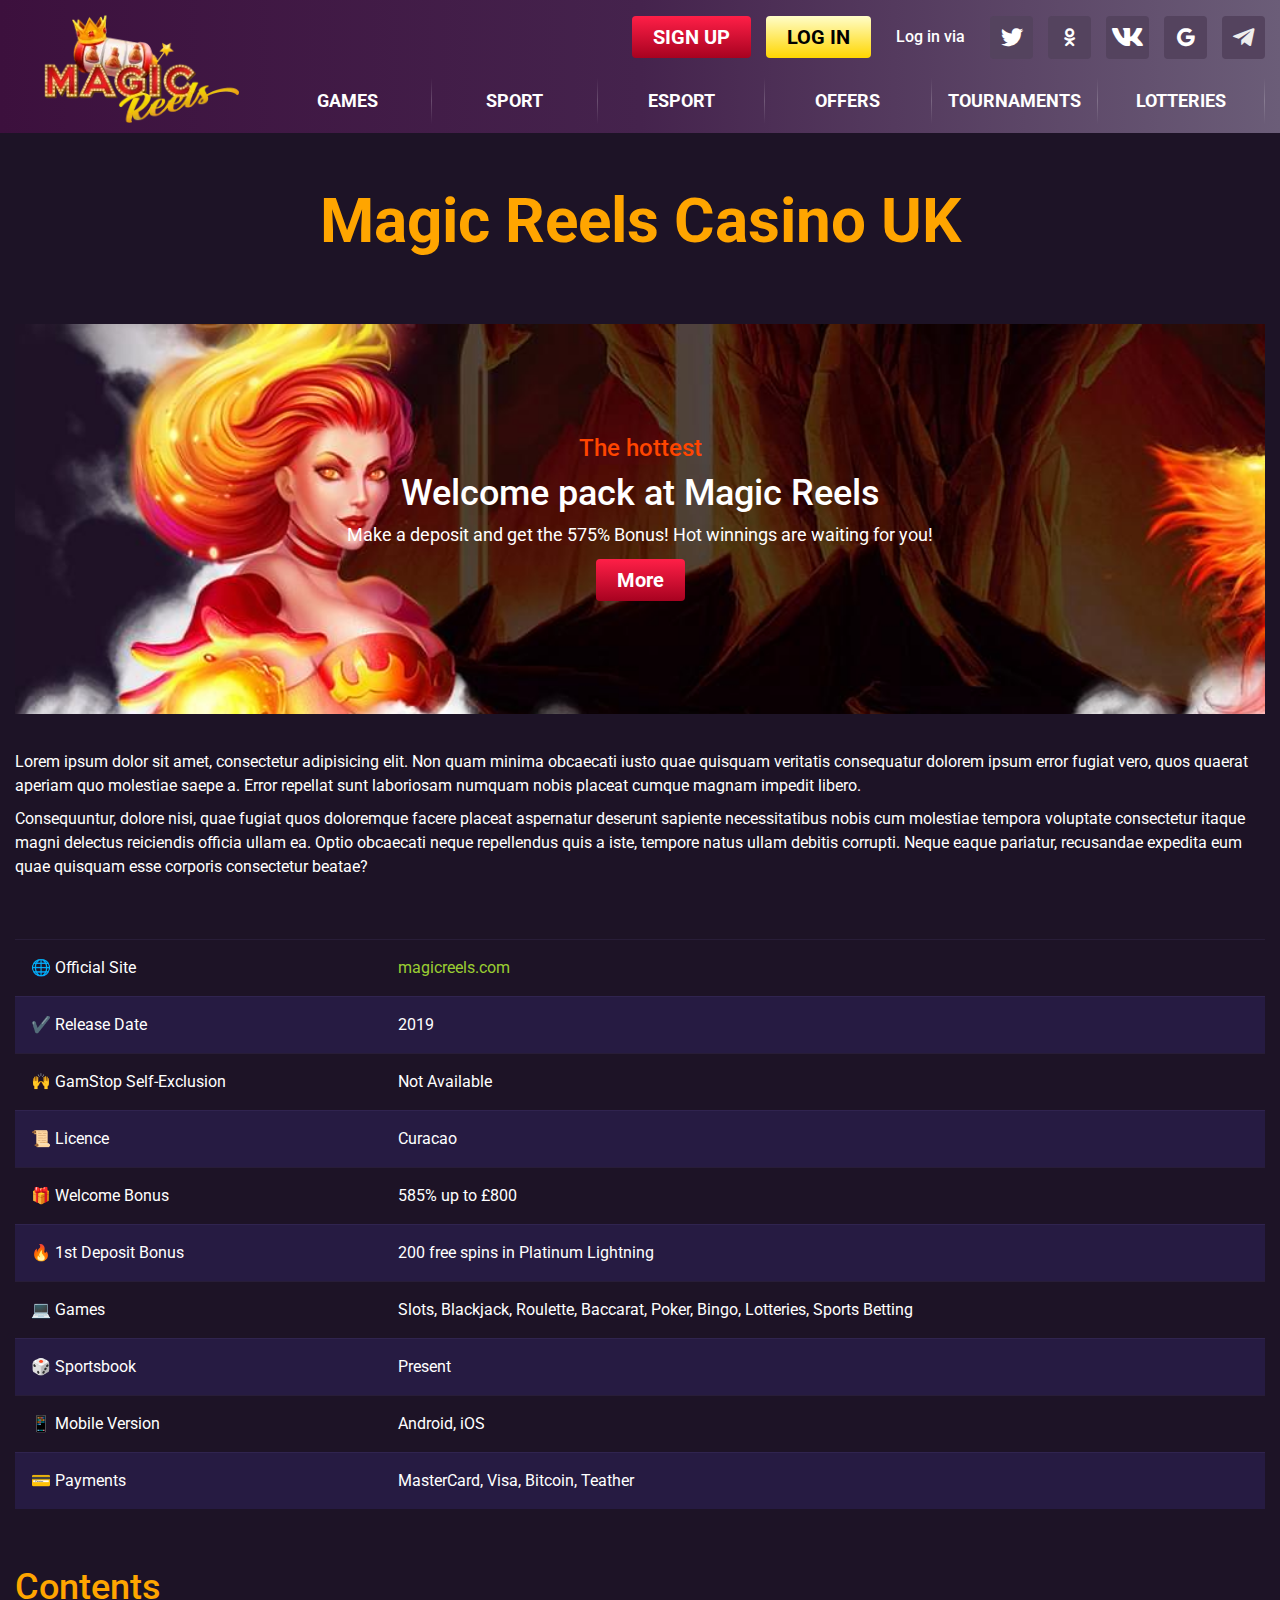
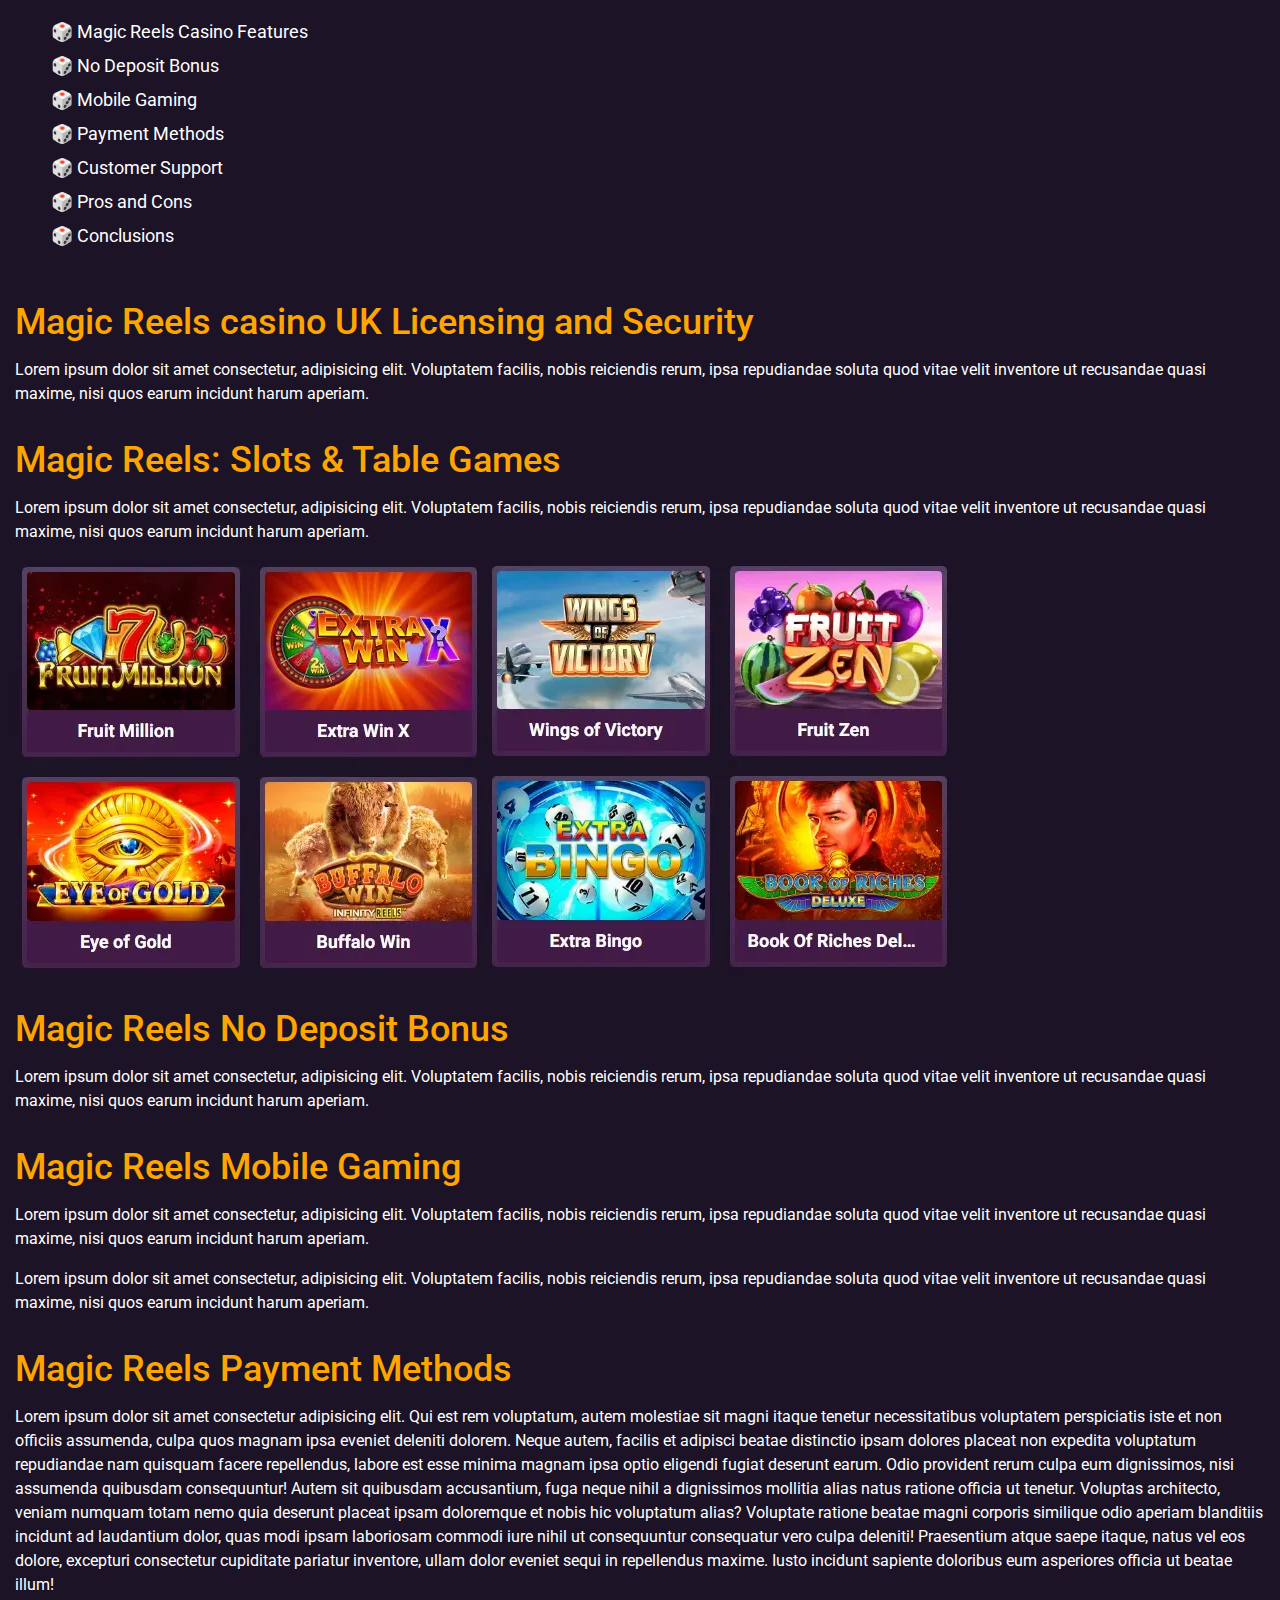
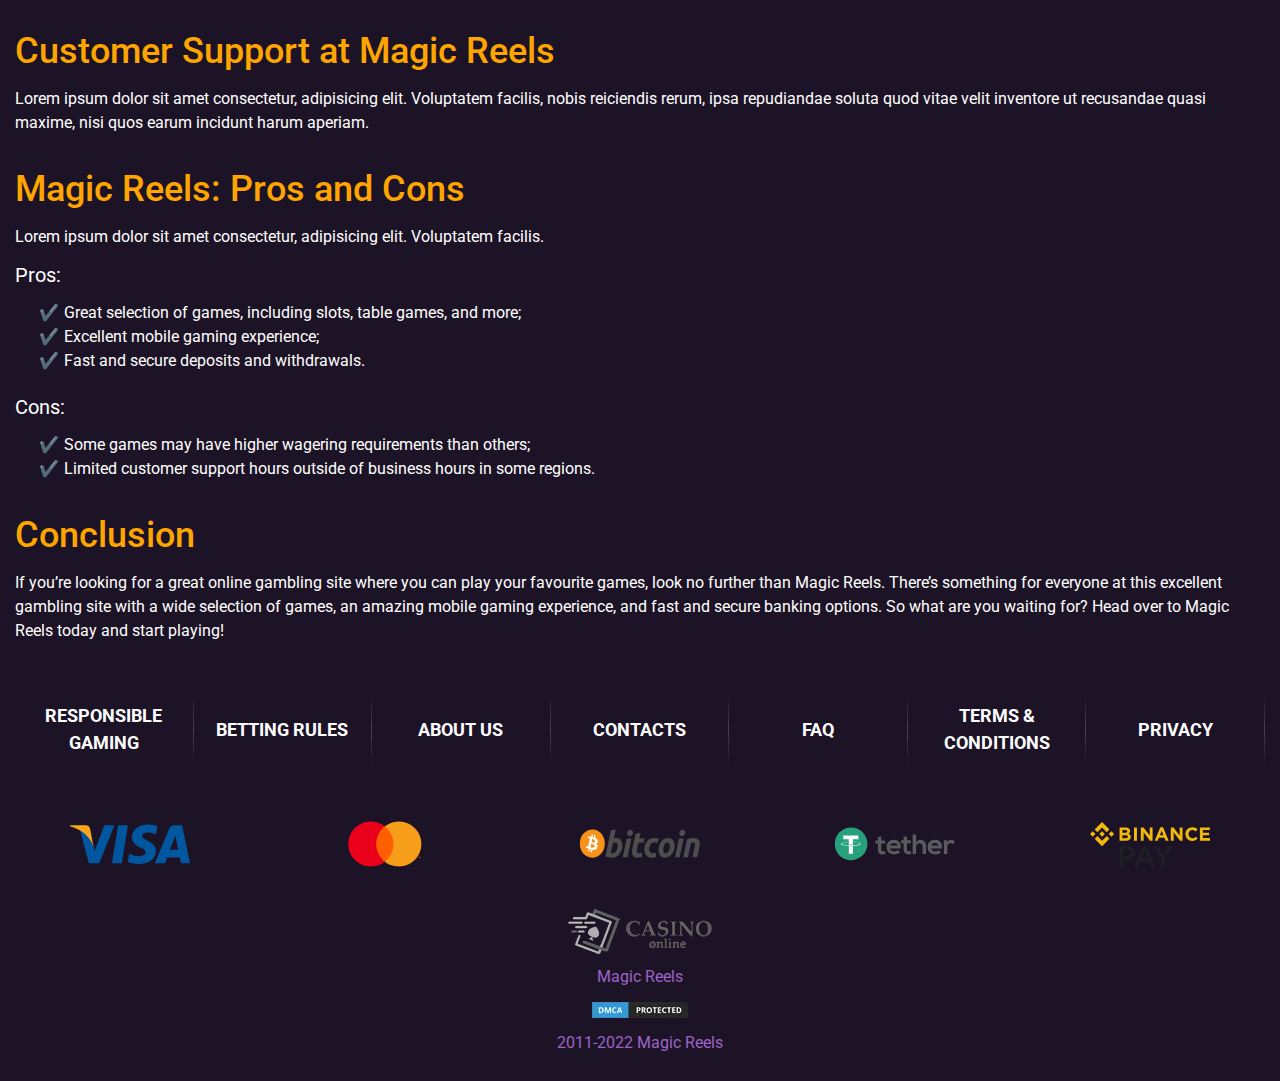
<file: index.html>
<!DOCTYPE html>
<html lang="en">
<head>
	<title>Magic Reels UK ™ – Official Site</title>
	<meta name="description"
		content="Welcome to ⭐ Magic Reels ⭐ Play online and ✔️ check out our exclusive offers, best bonuses and instant payouts.">
	<meta charset="UTF-8">
	<meta name="format-detection" content="telephone=no">
	<link rel="stylesheet" href="css/style.min.css?_v=20220925171110">
	<link rel="shortcut icon" href="img/favicon/favicon-16x16.png">
	<meta name="viewport" content="width=device-width, initial-scale=1.0">
	<link rel="apple-touch-icon" sizes="180x180" href="img/favicon/apple-touch-icon.png">
	<link rel="icon" type="image/png" sizes="32x32" href="img/favicon/favicon-32x32.png">
	<link rel="icon" type="image/png" sizes="16x16" href="img/favicon/favicon-16x16.png">
	<link rel="manifest" href="img/favicon/site.webmanifest">
	<link rel="mask-icon" href="img/favicon/safari-pinned-tab.svg" color="#5bbad5">
	<meta name="msapplication-TileColor" content="#da532c">
	<meta name="theme-color" content="#ffffff">
</head>

<body>
	<div class="wrapper">
		<header id="header" class="header">
			<div class="header__container">
				<div class="header__row">
					<a href="index.html" class="header__logo">
						<picture>
							<source srcset="img/Templates/logo.webp" type="image/webp"><img src="img/Templates/logo.png"
								alt="logo | Magic Reels">
						</picture>
					</a>
					<button type="button" class="menu__icon icon-menu"><span></span></button>
					<div class="header__panel">
						<div class="header__buttons">
							<a href="https://magicreels.com/en#sign-up" class="header__button button">SIGN UP</a>
							<a href="https://magicreels.com/en#sign-in" class="header__button button button_yellow">LOG IN</a>
						</div>
						<div class="header__socials">
							<span>Log in via</span>
							<div class="header__social-icons">
								<a href="#" class="header__social-link _icon-twitter"></a>
								<a href="#" class="header__social-link _icon-odnoklasniki"></a>
								<a href="#" class="header__social-link _icon-vk"></a>
								<a href="#" class="header__social-link _icon-google"></a>
								<a href="#" class="header__social-link _icon-telegram"></a>
							</div>
						</div>
					</div>
					<div class="header__menu menu">
						<nav class="menu__body">
							<ul class="menu__list">
								<li class="menu__item"><a target="_blank" href="https://magicreels.com/en/games/all"
										class="menu__link">GAMES</a></li>
								<li class="menu__item"><a target="_blank" href="https://magicreels.com/en/sports-book"
										class="menu__link">SPORT</a></li>
								<li class="menu__item"><a target="_blank" href="https://magicreels.com/en/esports"
										class="menu__link">ESPORT</a></li>
								<li class="menu__item"><a target="_blank" href="https://magicreels.com/en/promo"
										class="menu__link">OFFERS</a></li>
								<li class="menu__item"><a target="_blank" href="https://magicreels.com/en/tournaments/active"
										class="menu__link">TOURNAMENTS</a></li>
								<li class="menu__item"><a target="_blank" href="https://magicreels.com/en/lotteries/active"
										class="menu__link">LOTTERIES</a>
								</li>
							</ul>
						</nav>
					</div>
				</div>
			</div>
		</header>
		<main class="page">
			<span data-goto-header data-goto=".header" class="page__scroll-to-top">➜</span>
			<section class="page__about about">
				<div class="about__container">
					<h1 id="Features" class="about__title">Magic Reels Casino UK</h1>
					<div class="about__image">
						<div class="about__image-block">
							<p class="about__image-sub-title">The hottest</p>
							<p class="about__image-title">Welcome pack at Magic Reels</p>
							<p class="about__image-text">Make a deposit and get the 575% Bonus! Hot winnings are waiting for you!
							</p>
							<a href="#" class="about__button button">More</a>
						</div>
						<picture>
							<source srcset="img/Templates/banner-one-1330.jpg" type="image/jpeg" media="(min-width:1330px)">
							<source srcset="img/Templates/banner-one-992.jpg" type="image/jpeg" media="(min-width:992px)">
							<source srcset="img/Templates/banner-one-320.jpg" type="image/jpeg" media="(max-width:992px)">
							<img src="img/Templates/banner-one.jpg"
								alt="Magic Reels | Make a deposit and get the 575% Bonus ">
						</picture>
					</div>
					<div class="about__text text">
						<p>Lorem ipsum dolor sit amet, consectetur adipisicing elit. Non quam minima obcaecati
							iusto quae quisquam veritatis consequatur dolorem ipsum error fugiat vero, quos quaerat aperiam quo
							molestiae saepe a. Error repellat sunt laboriosam numquam nobis placeat cumque magnam impedit libero.
						</p>
						<p>
							Consequuntur, dolore nisi, quae fugiat quos doloremque facere placeat aspernatur deserunt sapiente
							necessitatibus nobis cum molestiae tempora voluptate consectetur itaque magni delectus reiciendis
							officia
							ullam ea. Optio obcaecati neque repellendus quis a iste, tempore natus ullam debitis corrupti. Neque
							eaque
							pariatur, recusandae expedita eum quae quisquam esse corporis consectetur beatae?</p>
					</div>
				</div>
			</section>
			<div class="page__table table">
				<div class="table__container">
					<table>
						<tbody>
							<tr>
								<td>
									<p>🌐 Official Site</p>
								</td>
								<td>
									<p>
										<a href="https://magicreels.com/en" rel="nofollow">magicreels.com</a>
									</p>
								</td>
							</tr>
							<tr>
								<td>
									<p>✔️ Release Date</p>
								</td>
								<td>
									<p>2019</p>
								</td>
							</tr>
							<tr>
								<td>
									<p>🙌 GamStop Self-Exclusion</p>
								</td>
								<td>
									<p>Not Available</p>
								</td>
							</tr>
							<tr>
								<td>
									<p>📜 Licence</p>
								</td>
								<td>
									<p>Curacao</p>
								</td>
							</tr>
							<tr>
								<td>
									<p>🎁 Welcome Bonus</p>
								</td>
								<td>
									<p>585% up to £800</p>
								</td>
							</tr>
							<tr>
								<td>
									<p>🔥 1st Deposit Bonus</p>
								</td>
								<td>
									<p>200 free spins in Platinum Lightning</p>
								</td>
							</tr>
							<tr>
								<td>
									<p>‍💻 Games</p>
								</td>
								<td>
									<p>Slots, Blackjack, Roulette, Baccarat, Poker, Bingo, Lotteries, Sports Betting</p>
								</td>
							</tr>
							<tr>
								<td>
									<p>‍🎲 Sportsbook</p>
								</td>
								<td>
									<p>Present</p>
								</td>
							</tr>
							<tr>
								<td>
									<p>📱 Mobile Version</p>
								</td>
								<td>
									<p>Android, iOS</p>
								</td>
							</tr>
							<tr>
								<td>
									<p>💳 Payments</p>
								</td>
								<td>
									<p>MasterCard, Visa, Bitcoin, Teather</p>
								</td>
							</tr>
						</tbody>
					</table>
				</div>
			</div>
			<section class="page__contents contents">
				<div class="contents__container">
					<h2 class="contents__title title">Contents</h2>
					<ul class="contents__list">
						<li class="contents__item"><a class="contents__link" href="#Features">🎲 Magic Reels Casino Features</a>
						</li>
						<li class="contents__item"><a class="contents__link" href="#Bonus">🎲 No Deposit Bonus</a></li>
						<li class="contents__item"><a class="contents__link" href="#Gaming">🎲 Mobile Gaming</a></li>
						<li class="contents__item"><a class="contents__link" href="#Methods">🎲 Payment Methods</a></li>
						<li class="contents__item"><a class="contents__link" href="#Support">🎲 Customer Support</a></li>
						<li class="contents__item"><a class="contents__link" href="#Cons">🎲 Pros and Cons</a></li>
						<li class="contents__item"><a class="contents__link" href="#Conclusions">🎲 Conclusions</a></li>
					</ul>
				</div>
			</section>
			<section class="page__info info">
				<div class="info__container">
					<div class="info__block">
						<h2 class="title">Magic Reels casino UK Licensing and Security</h2>
						<p class="text">Lorem ipsum dolor sit amet consectetur, adipisicing elit. Voluptatem facilis, nobis
							reiciendis
							rerum, ipsa repudiandae soluta quod vitae velit inventore ut recusandae quasi maxime, nisi quos earum
							incidunt
							harum aperiam.</p>
					</div>
					<div class="info__block">
						<h2 class="title">Magic Reels: Slots & Table Games</h2>
						<p class="text">Lorem ipsum dolor sit amet consectetur, adipisicing elit. Voluptatem facilis, nobis
							reiciendis
							rerum, ipsa repudiandae soluta quod vitae velit inventore ut recusandae quasi maxime, nisi quos earum
							incidunt
							harum aperiam.</p>
						<div class="info__images">
							<picture>
								<source srcset="img/Templates/slots.webp" type="image/webp"><img loading="lazy"
									src="img/Templates/slots.jpg" alt="Magic Reels | Slots ">
							</picture>
							<picture>
								<source srcset="img/Templates/slots-2.webp" type="image/webp"><img loading="lazy"
									src="img/Templates/slots-2.jpg" alt="Magic Reels | Slots ">
							</picture>
						</div>
					</div>
					<div class="info__block">
						<h2 id="Bonus" class="title">Magic Reels No Deposit Bonus</h2>
						<p class="text">Lorem ipsum dolor sit amet consectetur, adipisicing elit. Voluptatem facilis, nobis
							reiciendis
							rerum, ipsa repudiandae soluta quod vitae velit inventore ut recusandae quasi maxime, nisi quos earum
							incidunt
							harum aperiam.</p>
					</div>
					<div class="info__block">
						<h2 id="Gaming" class="title">Magic Reels Mobile Gaming</h2>
						<p class="text">Lorem ipsum dolor sit amet consectetur, adipisicing elit. Voluptatem facilis, nobis
							reiciendis
							rerum, ipsa repudiandae soluta quod vitae velit inventore ut recusandae quasi maxime, nisi quos earum
							incidunt
							harum aperiam.</p>
						<p class="text">Lorem ipsum dolor sit amet consectetur, adipisicing elit. Voluptatem facilis, nobis
							reiciendis
							rerum, ipsa repudiandae soluta quod vitae velit inventore ut recusandae quasi maxime, nisi quos earum
							incidunt
							harum aperiam.</p>
					</div>
					<div class="info__block">
						<h2 id="Methods" class="title">Magic Reels Payment Methods</h2>
						<p class="text">Lorem ipsum dolor sit amet consectetur adipisicing elit. Qui est rem voluptatum, autem
							molestiae sit magni itaque tenetur necessitatibus voluptatem perspiciatis iste et non officiis
							assumenda, culpa quos magnam ipsa eveniet deleniti dolorem. Neque autem, facilis et adipisci beatae
							distinctio ipsam dolores placeat non expedita voluptatum repudiandae nam quisquam facere repellendus,
							labore est esse minima magnam ipsa optio eligendi fugiat deserunt earum. Odio provident rerum culpa eum
							dignissimos, nisi assumenda quibusdam consequuntur! Autem sit quibusdam accusantium, fuga neque nihil a
							dignissimos mollitia alias natus ratione officia ut tenetur. Voluptas architecto, veniam numquam totam
							nemo quia deserunt placeat ipsam doloremque et nobis hic voluptatum alias? Voluptate ratione beatae
							magni corporis similique odio aperiam blanditiis incidunt ad laudantium dolor, quas modi ipsam
							laboriosam commodi iure nihil ut consequuntur consequatur vero culpa deleniti! Praesentium atque saepe
							itaque, natus vel eos dolore, excepturi consectetur cupiditate pariatur inventore, ullam dolor eveniet
							sequi in repellendus maxime. Iusto incidunt sapiente doloribus eum asperiores officia ut beatae illum!
						</p>
					</div>
					<div class="info__block">
						<h2 id="Support" class="title">Customer Support at Magic Reels </h2>
						<p class="text">Lorem ipsum dolor sit amet consectetur, adipisicing elit. Voluptatem facilis, nobis
							reiciendis
							rerum, ipsa repudiandae soluta quod vitae velit inventore ut recusandae quasi maxime, nisi quos earum
							incidunt
							harum aperiam.</p>
					</div>
					<div class="info__block">
						<h2 id="Cons" class="title">Magic Reels: Pros and Cons</h2>
						<p class="text">Lorem ipsum dolor sit amet consectetur, adipisicing elit. Voluptatem facilis.</p>
						<p class="info__block-list-title">Pros:</p>
						<ul class="info__block-list">
							<li>Great selection of games, including slots, table games, and more;</li>
							<li>Excellent mobile gaming experience;</li>
							<li>Fast and secure deposits and withdrawals.</li>
						</ul>
						<p class="info__block-list-title">Cons:</p>
						<ul class="info__block-list">
							<li>Some games may have higher wagering requirements than others;</li>
							<li>Limited customer support hours outside of business hours in some regions.</li>
						</ul>
					</div>
					<div class="info__block">
						<h2 id="Conclusions" class="title">Conclusion</h2>
						<p class="text">If you’re looking for a great online gambling site where you can play your favourite
							games, look no further than Magic Reels. There’s something for everyone at this excellent gambling site
							with a wide selection of games, an amazing mobile gaming experience, and fast and secure banking
							options. So what are you waiting for? Head over to Magic Reels today and start playing!</p>
					</div>
				</div>
			</section>
		</main>
		<footer class="footer">
			<div class="footer__container">
				<div class="footer__row">
					<div class="footer__menu menu-footer">
						<nav class="menu-footer__body">
							<ul class="menu-footer__list">
								<li class="menu-footer__item"><a href="RESPONSIBLE-GAMING.html" class="menu-footer__link">RESPONSIBLE
										GAMING</a></li>
								<li class="menu-footer__item"><a href="BETTING-RULES.html" class="menu-footer__link">BETTING RULES</a>
								</li>
								<li class="menu-footer__item"><a href="ABOUT-US.html" class="menu-footer__link">ABOUT US</a></li>
								<li class="menu-footer__item"><a href="CONTACTS.html" class="menu-footer__link">CONTACTS</a></li>
								<li class="menu-footer__item"><a href="FAQ.html" class="menu-footer__link">FAQ</a></li>
								<li class="menu-footer__item"><a href="TERMS-CONDITIONS.html" class="menu-footer__link">TERMS &
										CONDITIONS</a></li>
								<li class="menu-footer__item"><a href="PRIVACY.html" class="menu-footer__link">PRIVACY</a></li>
							</ul>
						</nav>
					</div>
					<div class="footer__payments">
						<a href="#" class="footer__payment"><img loading="lazy" src="img/Templates/visa.svg"
								alt="payment visa "></a>
						<a href="#" class="footer__payment"><img loading="lazy" src="img/Templates/mastercard.svg"
								alt=" payment mastercard "></a>
						<a href="#" class="footer__payment"><img loading="lazy" src="img/Templates/bitcoin.svg"
								alt="payment bitcoin "></a>
						<a href="#" class="footer__payment"><img loading="lazy" src="img/Templates/tether.svg"
								alt="payment teather "></a>
						<a href="#" class="footer__payment"><img loading="lazy" src="img/Templates/binance-pay.svg"
								alt="payment binance-pay "></a>
					</div>
				</div>
				<div class="footer__bottom">
					<div class="footer__rules">
						<a href="#">
							<picture>
								<source srcset="img/Templates/newonline.webp" type="image/webp"><img loading="lazy"
									src="img/Templates/newonline.webp" alt="Magic Reels | casino online icon ">
							</picture>
						</a>
						<p>Magic Reels</p>
					</div>
					<div class="footer__providers">
						<a href="#" title="DMCA.com Protection Status">
							<picture>
								<source srcset="img/Templates/dmca-badge-w100-5x1-02.webp" type="image/webp"><img loading="lazy"
									src="img/Templates/dmca-badge-w100-5x1-02.png" alt="DMCA.com Protection Status">
							</picture>
						</a>
					</div>
					<div class="footer__rules">
						<p>2011-2022 Magic Reels </p>
					</div>

				</div>
			</div>
		</footer>
	</div>
	<script src="js/app.min.js?_v=20220925171110"></script>
</body>

</html>
</file>
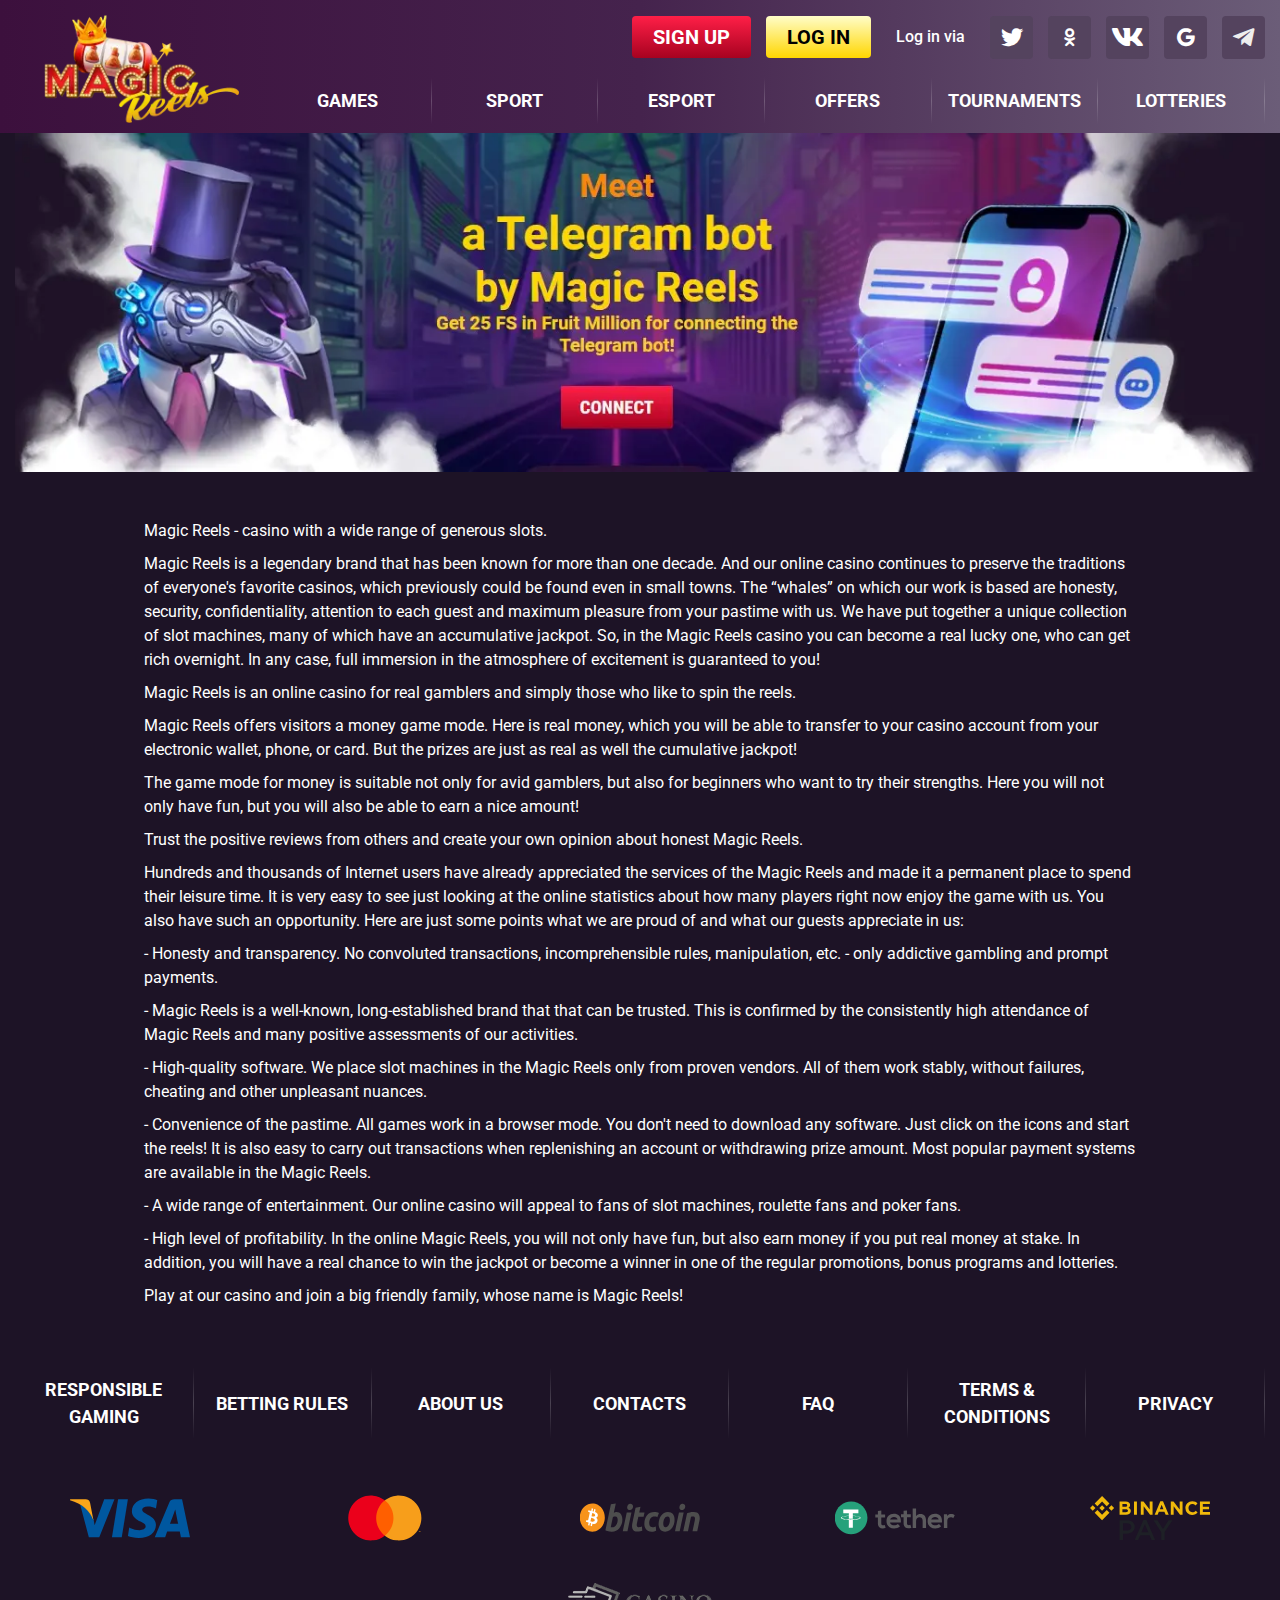
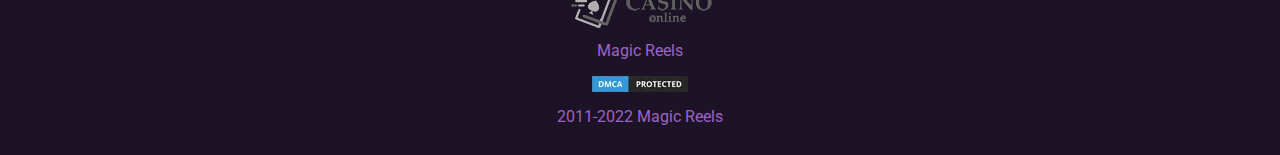
<file: ABOUT-US.html>
<!DOCTYPE html>
<html lang="en">

<head>
	<title>Magic Reels | ABOUT_US</title>
	<meta name="description" content="Welcome to ⭐ Magic Reels ⭐ | it's ABOUT_US page">
	<meta charset="UTF-8">
	<meta name="format-detection" content="telephone=no">
	<link rel="stylesheet" href="css/style.min.css?_v=20220925171110">
	<link rel="shortcut icon" href="img/favicon/favicon-16x16.png">
	<meta name="viewport" content="width=device-width, initial-scale=1.0">
	<link rel="apple-touch-icon" sizes="180x180" href="img/favicon/apple-touch-icon.png">
	<link rel="icon" type="image/png" sizes="32x32" href="img/favicon/favicon-32x32.png">
	<link rel="icon" type="image/png" sizes="16x16" href="img/favicon/favicon-16x16.png">
	<link rel="manifest" href="img/favicon/site.webmanifest">
	<link rel="mask-icon" href="img/favicon/safari-pinned-tab.svg" color="#5bbad5">
	<meta name="msapplication-TileColor" content="#da532c">
	<meta name="theme-color" content="#ffffff">
</head>

<body>
	<div class="wrapper">
		<header id="header" class="header">
			<div class="header__container">
				<div class="header__row">
					<a href="index.html" class="header__logo">
						<picture>
							<source srcset="img/Templates/logo.webp" type="image/webp"><img src="img/Templates/logo.png"
								alt="logo | Magic Reels">
						</picture>
					</a>
					<button type="button" class="menu__icon icon-menu"><span></span></button>
					<div class="header__panel">
						<div class="header__buttons">
							<a href="https://magicreels.com/en#sign-up" class="header__button button">SIGN UP</a>
							<a href="https://magicreels.com/en#sign-in" class="header__button button button_yellow">LOG IN</a>
						</div>
						<div class="header__socials">
							<span>Log in via</span>
							<div class="header__social-icons">
								<a href="#" class="header__social-link _icon-twitter"></a>
								<a href="#" class="header__social-link _icon-odnoklasniki"></a>
								<a href="#" class="header__social-link _icon-vk"></a>
								<a href="#" class="header__social-link _icon-google"></a>
								<a href="#" class="header__social-link _icon-telegram"></a>
							</div>
						</div>
					</div>
					<div class="header__menu menu">
						<nav class="menu__body">
							<ul class="menu__list">
								<li class="menu__item"><a target="_blank" href="https://magicreels.com/en/games/all"
										class="menu__link">GAMES</a></li>
								<li class="menu__item"><a target="_blank" href="https://magicreels.com/en/sports-book"
										class="menu__link">SPORT</a></li>
								<li class="menu__item"><a target="_blank" href="https://magicreels.com/en/esports"
										class="menu__link">ESPORT</a></li>
								<li class="menu__item"><a target="_blank" href="https://magicreels.com/en/promo"
										class="menu__link">OFFERS</a></li>
								<li class="menu__item"><a target="_blank" href="https://magicreels.com/en/tournaments/active"
										class="menu__link">TOURNAMENTS</a></li>
								<li class="menu__item"><a target="_blank" href="https://magicreels.com/en/lotteries/active"
										class="menu__link">LOTTERIES</a>
								</li>
							</ul>
						</nav>
					</div>
				</div>
			</div>
		</header>
		<main class="page">
			<span data-goto-header data-goto=".header" class="page__scroll-to-top">➜</span>
			<div class="page__static-page static-page">
				<div class="static-page__container">
					<div class="static-page__banner">
						<picture>
							<source srcset="img/Templates/banner-two.webp" type="image/webp"><img loading="lazy"
								src="img/Templates/banner-two.jpg"
								alt="Magic Reels | Get 25 FS In Fruit Million for connecting the Telegram bot!">
						</picture>
					</div>
					<div class="static-page__container static-page__container_small">
						<div class="static-page__paragraph">
							<p> Magic Reels - casino with a wide range of generous slots.</p>
							<p> Magic Reels is a legendary brand that has been known for more than one decade. And our online casino
								continues to preserve the traditions of everyone's favorite casinos, which previously could be found
								even in small towns. The “whales” on which our work is based are honesty, security, confidentiality,
								attention to each guest and maximum pleasure from your pastime with us. We have put together a unique
								collection of slot machines, many of which have an accumulative jackpot. So, in the Magic Reels casino
								you can become a real lucky one, who can get rich overnight. In any case, full immersion in the
								atmosphere of excitement is guaranteed to you!</p>
							<p> Magic Reels is an online casino for real gamblers and simply those who like to spin the reels.</p>
							<p>Magic Reels offers visitors a money game mode. Here is real money, which you will be able to transfer
								to your casino account from your electronic wallet, phone, or card. But the prizes are just as real as
								well the cumulative jackpot!</p>
							<p>
								The game mode for money is suitable not only for avid gamblers, but also for beginners who want to try
								their strengths. Here you will not only have fun, but you will also be able to earn a nice amount!
							</p>
							<p>
								Trust the positive reviews from others and create your own opinion about honest Magic Reels.
							</p>
							<p> Hundreds and thousands of Internet users have already appreciated the services of the Magic Reels and
								made it a permanent place to spend their leisure time. It is very easy to see just looking at the online
								statistics about how many players right now enjoy the game with us. You also have such an opportunity.
								Here are just some points what we are proud of and what our guests appreciate in us:</p>
							<p>- Honesty and transparency. No convoluted transactions, incomprehensible rules, manipulation, etc. -
								only addictive gambling and prompt payments.</p>
							<p>
								- Magic Reels is a well-known, long-established brand that that can be trusted. This is confirmed by the
								consistently high attendance of Magic Reels and many positive assessments of our activities.
							</p>
							<p>
								- High-quality software. We place slot machines in the Magic Reels only from proven vendors. All of them
								work stably, without failures, cheating and other unpleasant nuances.
							</p>
							<p> - Convenience of the pastime. All games work in a browser mode. You don't need to download any
								software. Just click on the icons and start the reels! It is also easy to carry out transactions when
								replenishing an account or withdrawing prize amount. Most popular payment systems are available in the
								Magic Reels.</p>
							<p>- A wide range of entertainment. Our online casino will appeal to fans of slot machines, roulette fans
								and poker fans.</p>
							<p>- High level of profitability. In the online Magic Reels, you will not only have fun, but also earn
								money if you put real money at stake. In addition, you will have a real chance to win the jackpot or
								become a winner in one of the regular promotions, bonus programs and lotteries.</p>
							<p> Play at our casino and join a big friendly family, whose name is Magic Reels!</p>
						</div>
					</div>
				</div>
			</div>
		</main>
		<footer class="footer">
			<div class="footer__container">
				<div class="footer__row">
					<div class="footer__menu menu-footer">
						<nav class="menu-footer__body">
							<ul class="menu-footer__list">
								<li class="menu-footer__item"><a href="RESPONSIBLE-GAMING.html" class="menu-footer__link">RESPONSIBLE
										GAMING</a></li>
								<li class="menu-footer__item"><a href="BETTING-RULES.html" class="menu-footer__link">BETTING RULES</a>
								</li>
								<li class="menu-footer__item"><a href="ABOUT-US.html" class="menu-footer__link">ABOUT US</a></li>
								<li class="menu-footer__item"><a href="CONTACTS.html" class="menu-footer__link">CONTACTS</a></li>
								<li class="menu-footer__item"><a href="FAQ.html" class="menu-footer__link">FAQ</a></li>
								<li class="menu-footer__item"><a href="TERMS-CONDITIONS.html" class="menu-footer__link">TERMS &
										CONDITIONS</a></li>
								<li class="menu-footer__item"><a href="PRIVACY.html" class="menu-footer__link">PRIVACY</a></li>
							</ul>
						</nav>
					</div>
					<div class="footer__payments">
						<a href="#" class="footer__payment"><img loading="lazy" src="img/Templates/visa.svg"
								alt="payment visa "></a>
						<a href="#" class="footer__payment"><img loading="lazy" src="img/Templates/mastercard.svg"
								alt=" payment mastercard "></a>
						<a href="#" class="footer__payment"><img loading="lazy" src="img/Templates/bitcoin.svg"
								alt="payment bitcoin "></a>
						<a href="#" class="footer__payment"><img loading="lazy" src="img/Templates/tether.svg"
								alt="payment teather "></a>
						<a href="#" class="footer__payment"><img loading="lazy" src="img/Templates/binance-pay.svg"
								alt="payment binance-pay "></a>
					</div>
				</div>
				<div class="footer__bottom">
					<div class="footer__rules">
						<a href="#">
							<picture>
								<source srcset="img/Templates/newonline.webp" type="image/webp"><img loading="lazy"
									src="img/Templates/newonline.webp" alt="Magic Reels | casino online icon ">
							</picture>
						</a>
						<p>Magic Reels</p>
					</div>
					<div class="footer__providers">
						<a href="#" title="DMCA.com Protection Status">
							<picture>
								<source srcset="img/Templates/dmca-badge-w100-5x1-02.webp" type="image/webp"><img loading="lazy"
									src="img/Templates/dmca-badge-w100-5x1-02.png" alt="DMCA.com Protection Status">
							</picture>
						</a>
					</div>
					<div class="footer__rules">
						<p>2011-2022 Magic Reels </p>
					</div>

				</div>
			</div>
		</footer>
	</div>
	<script src="js/app.min.js?_v=20220925171110"></script>
</body>

</html>
</file>
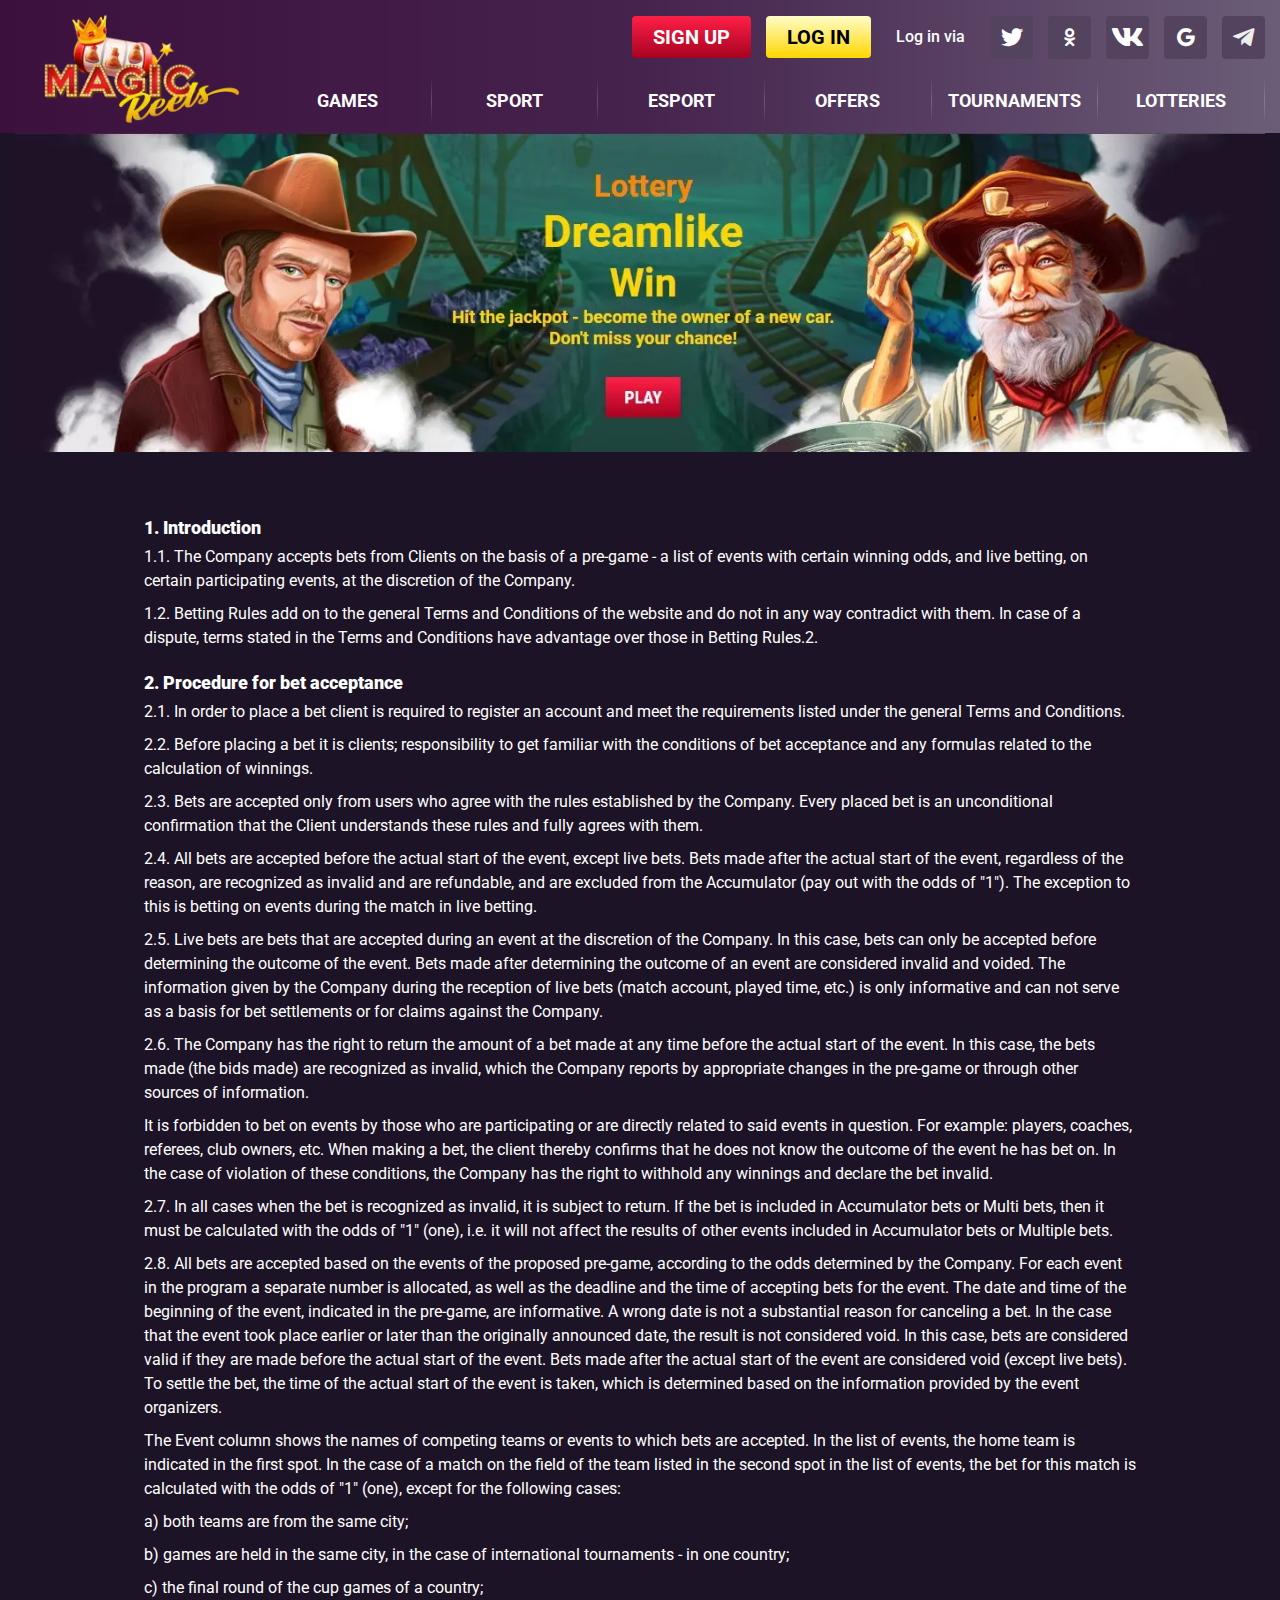
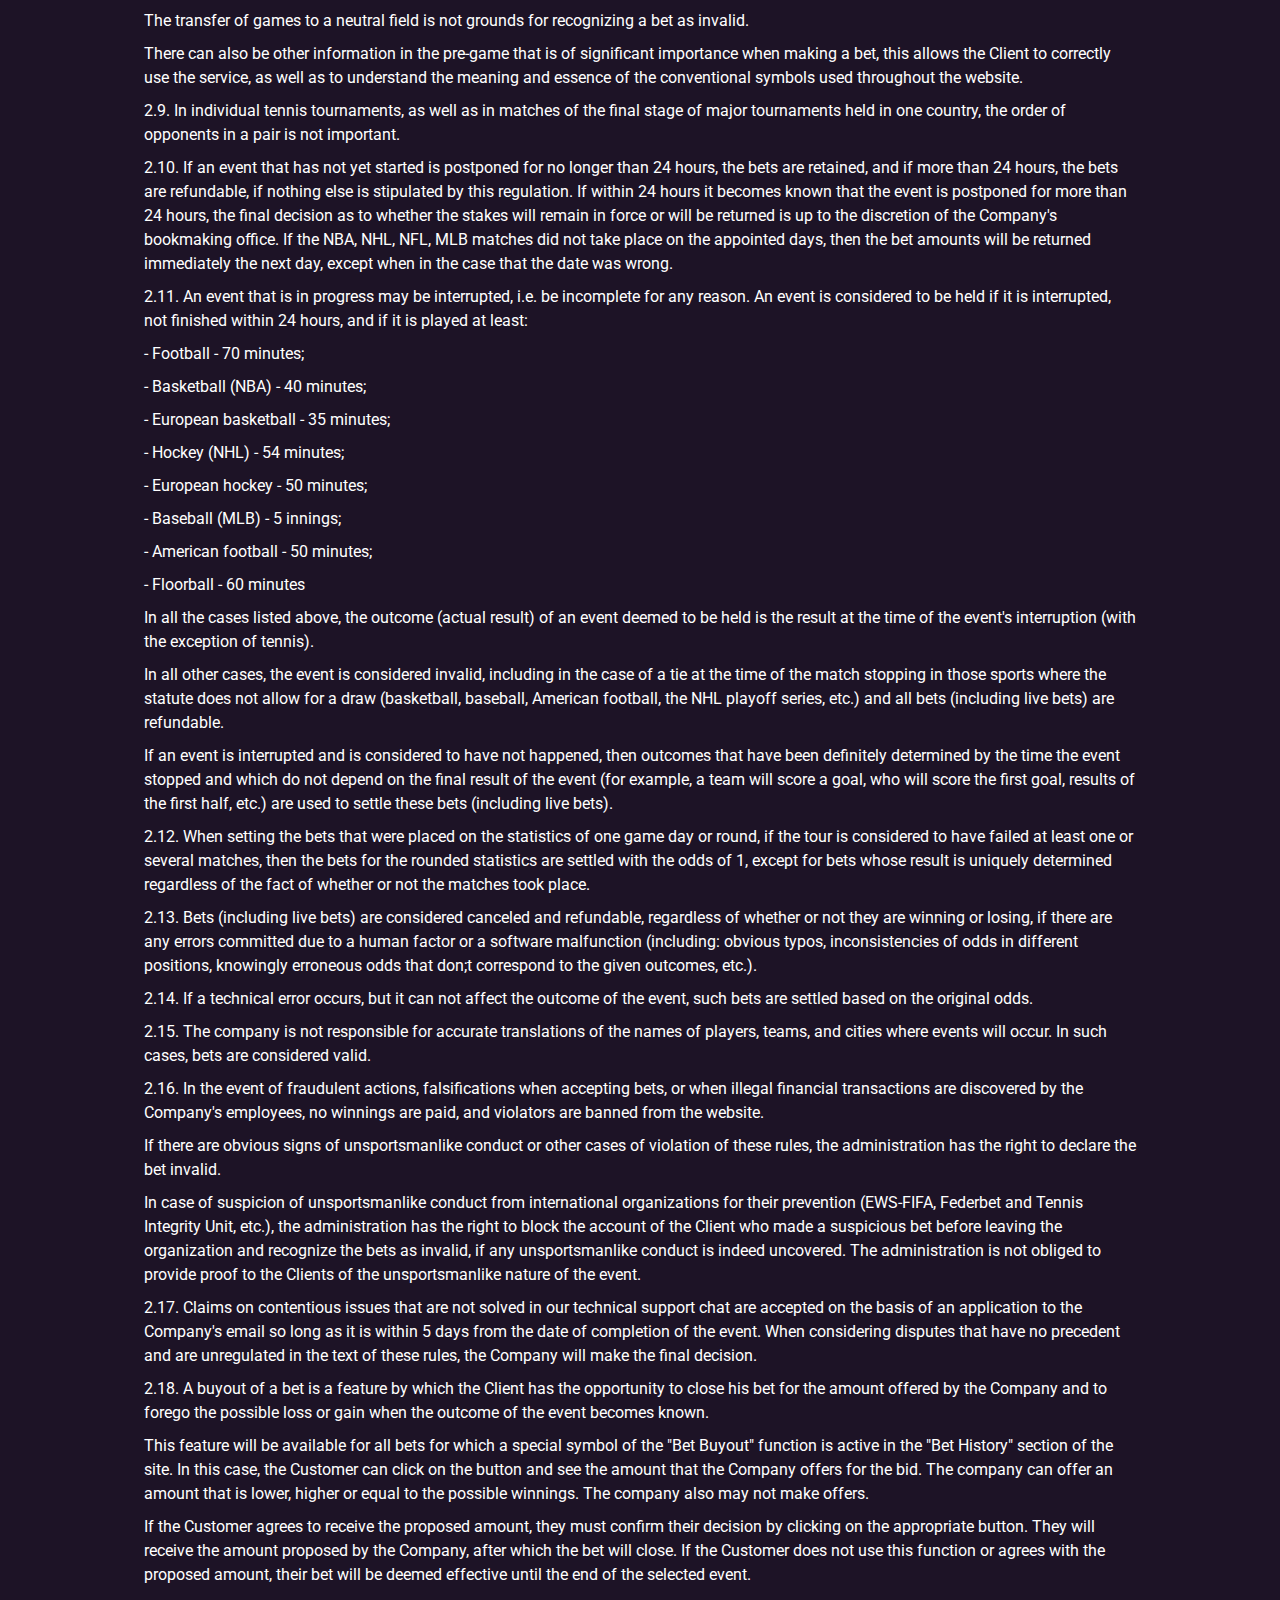
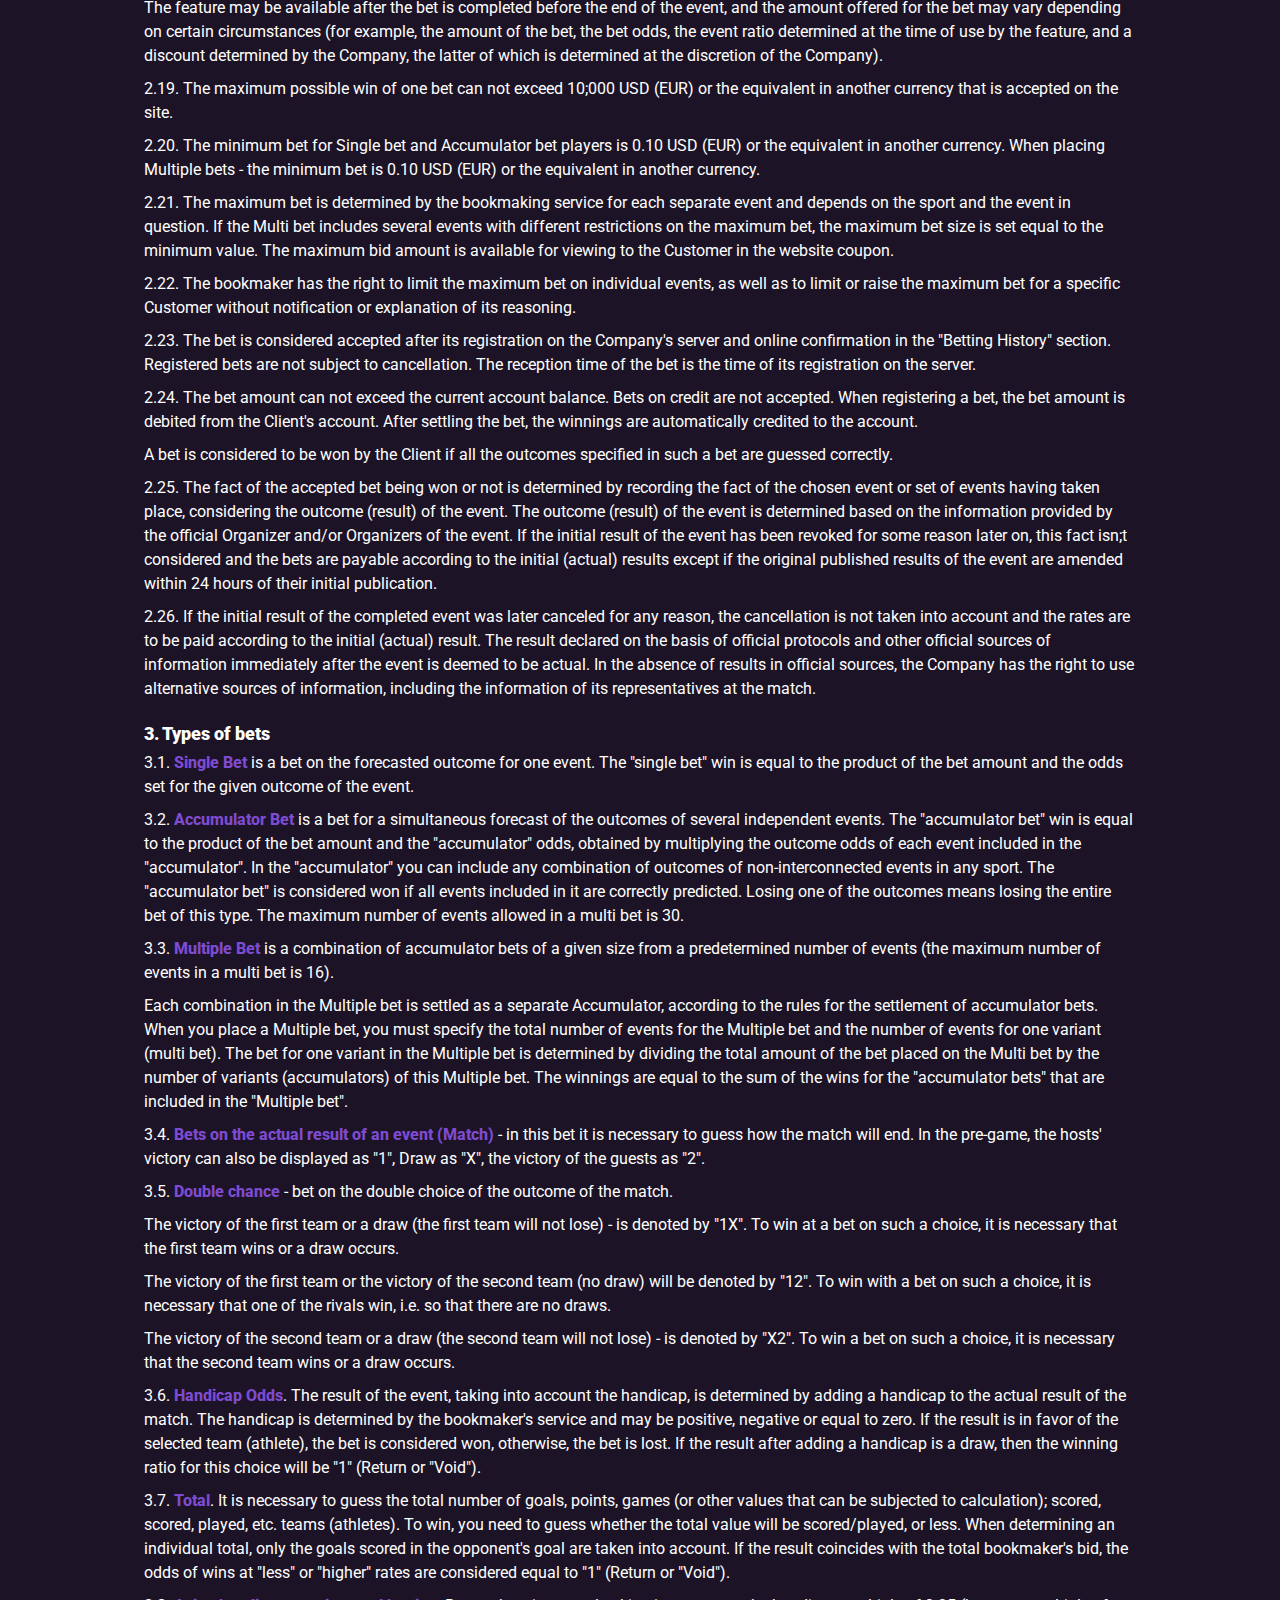
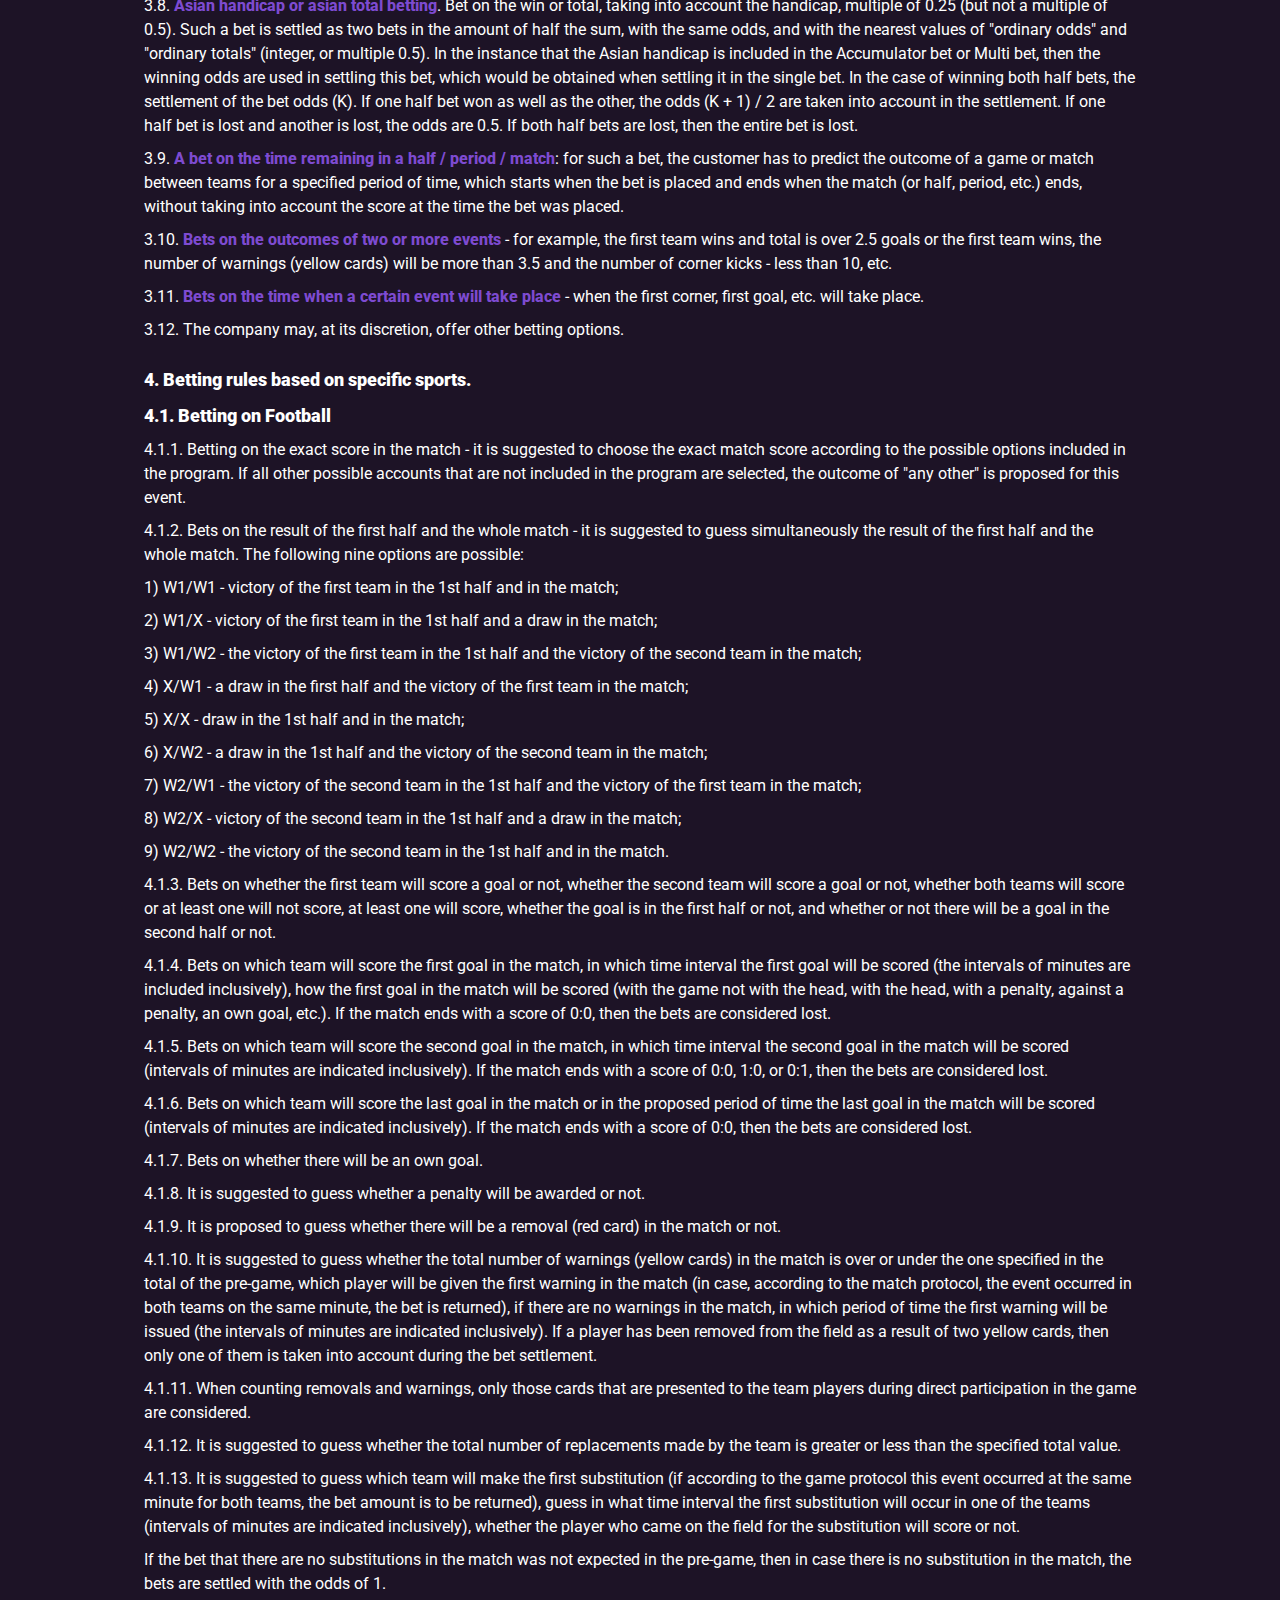
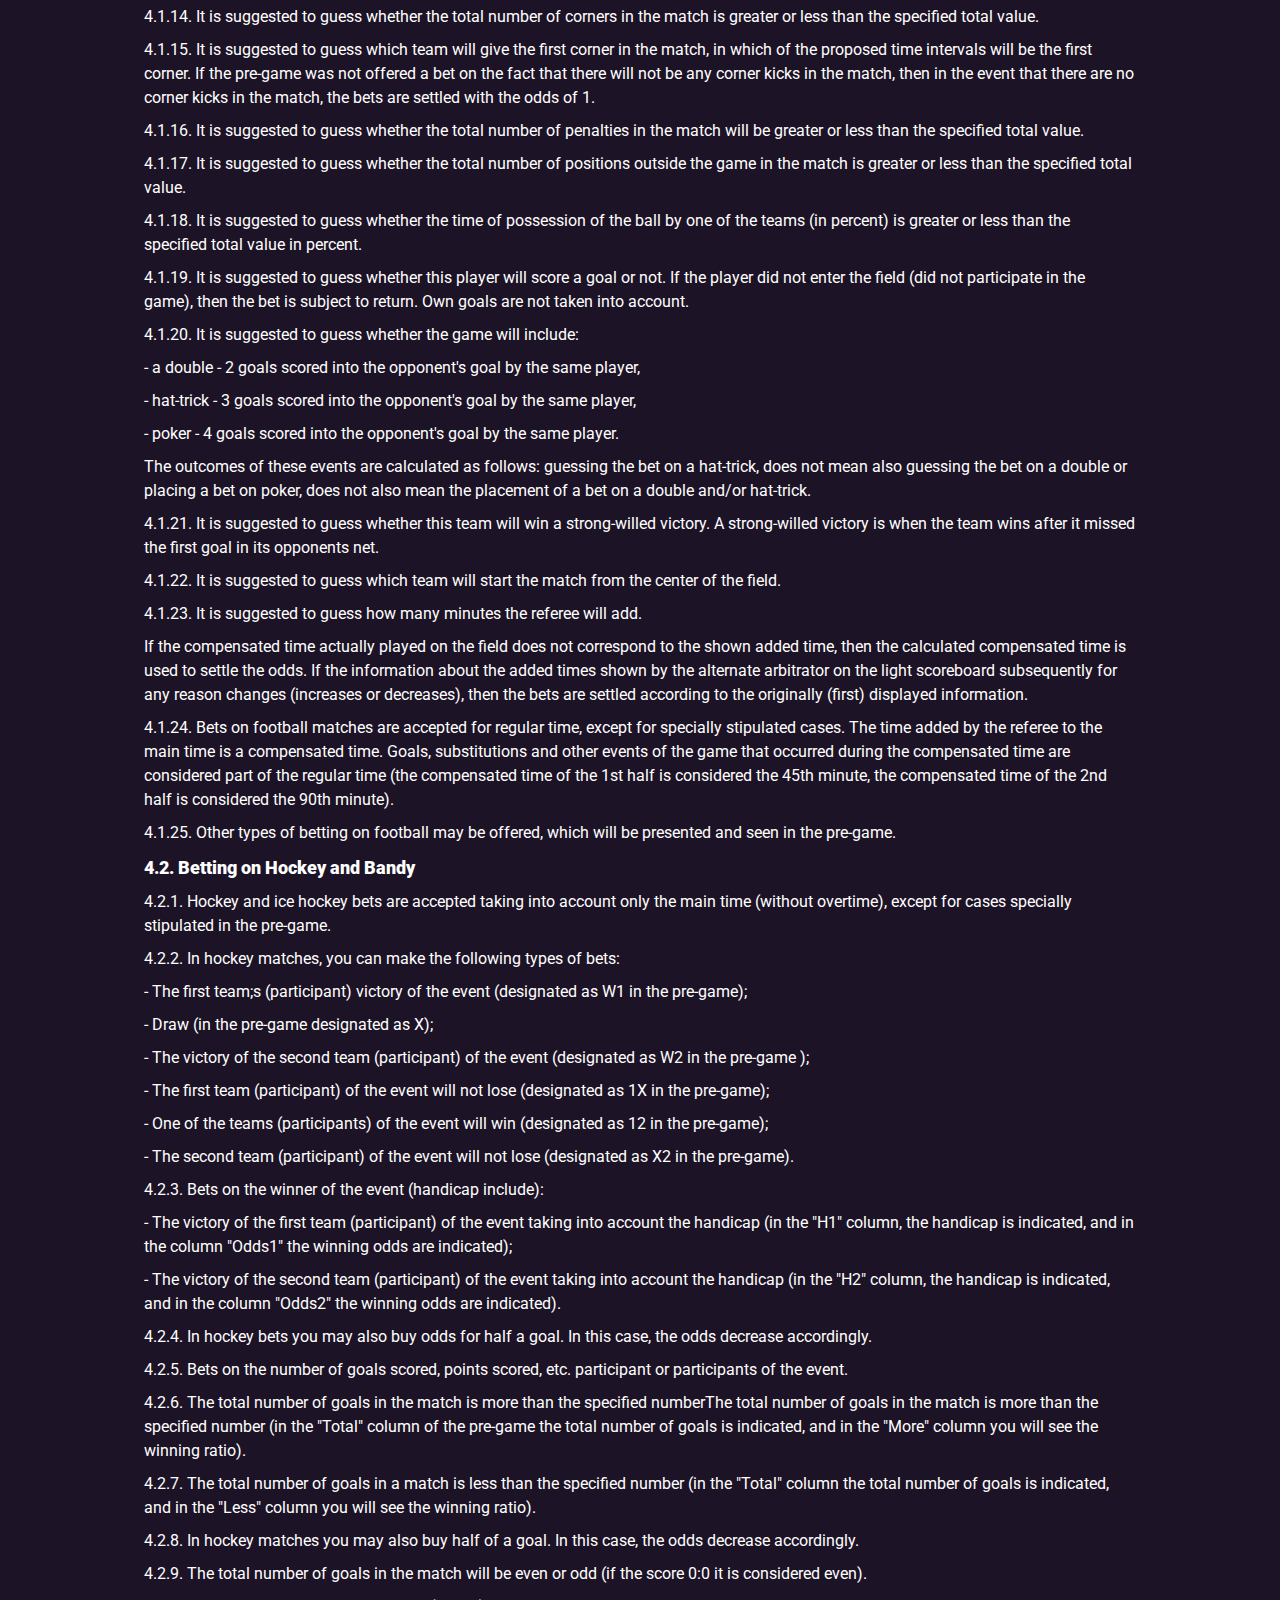
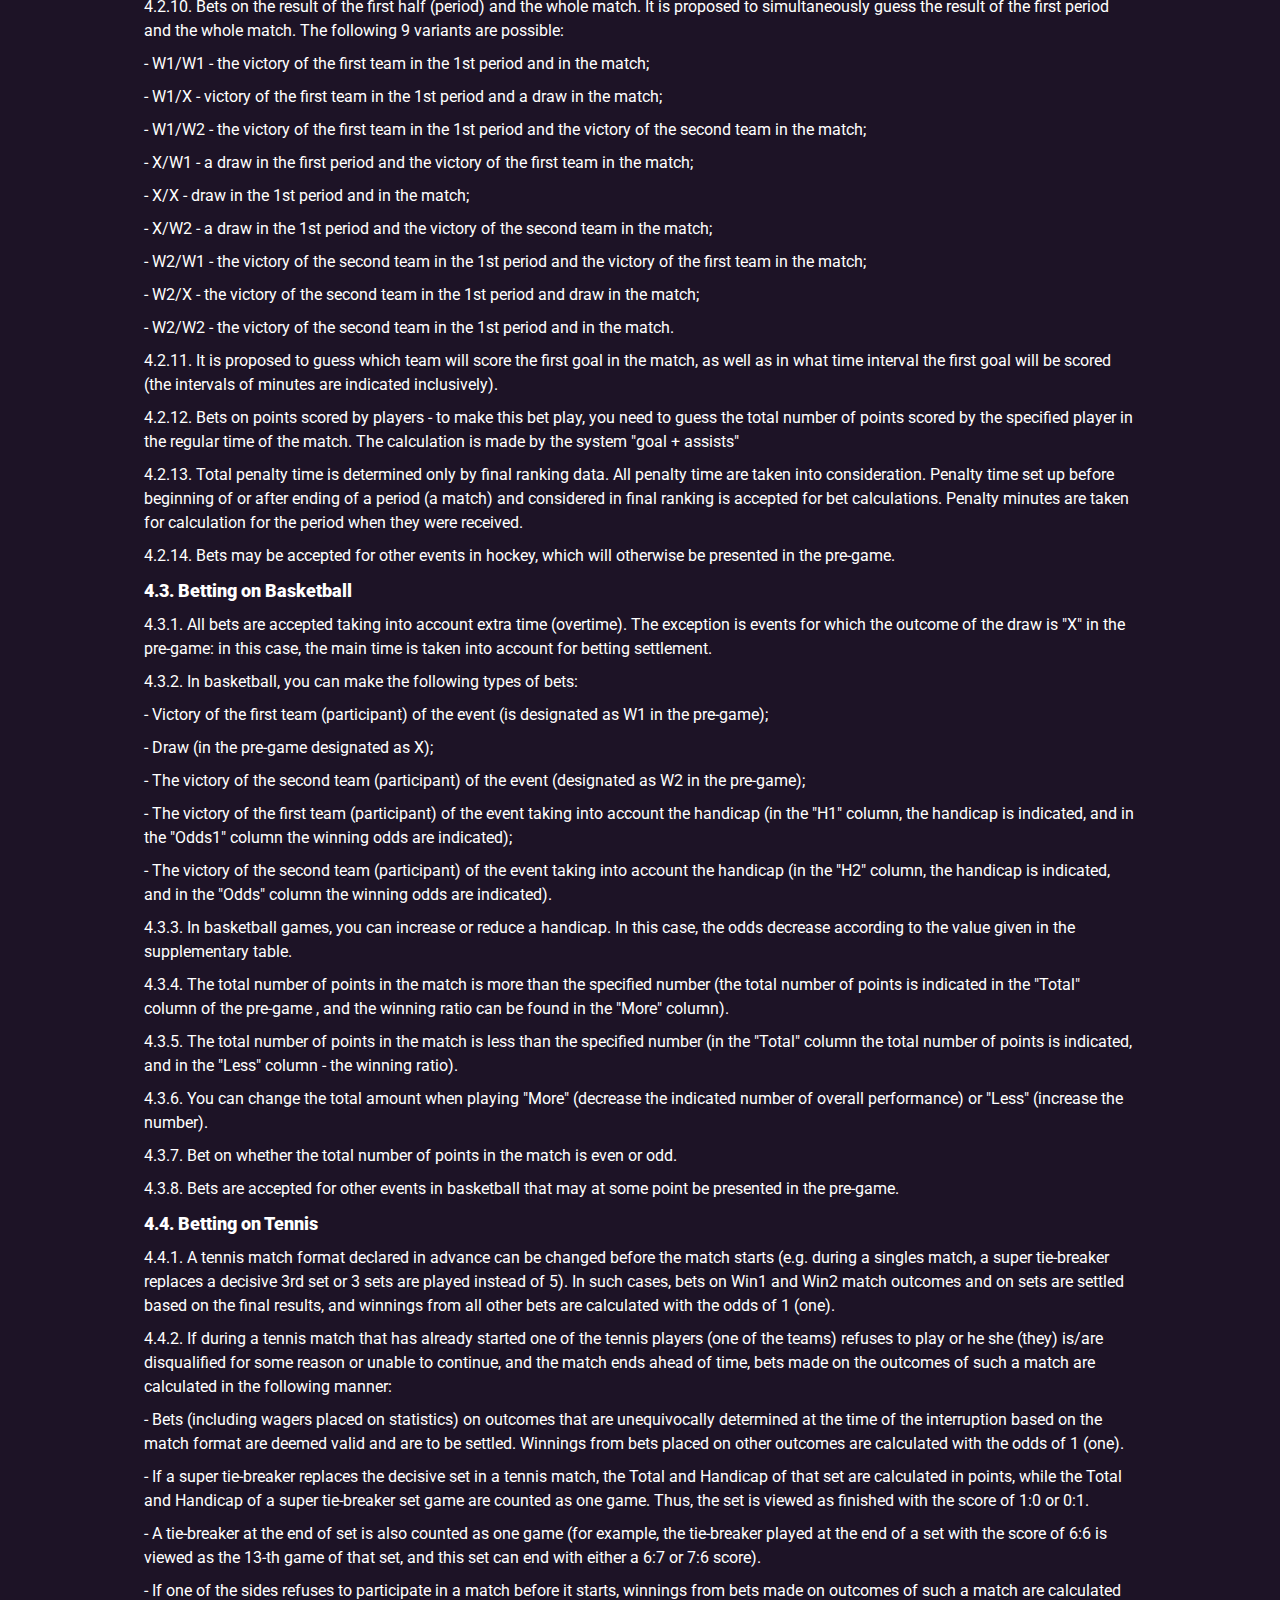
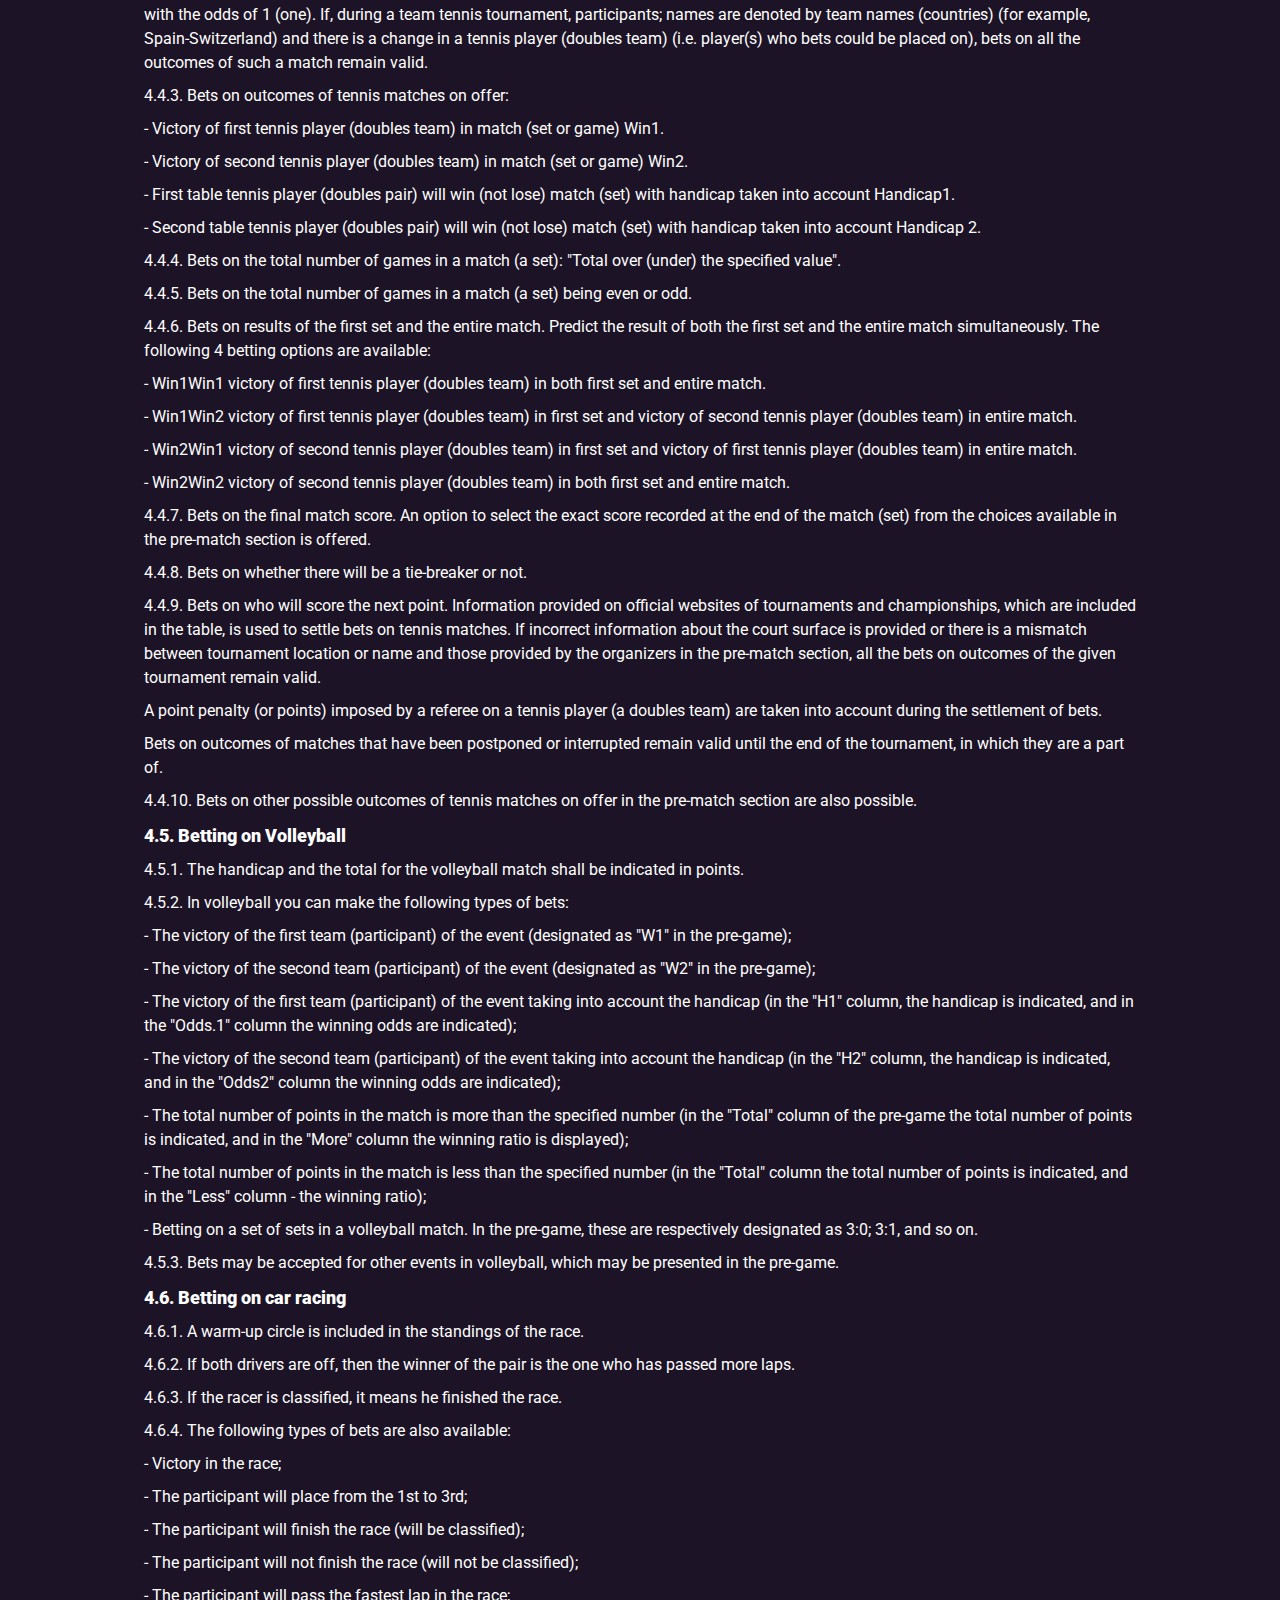
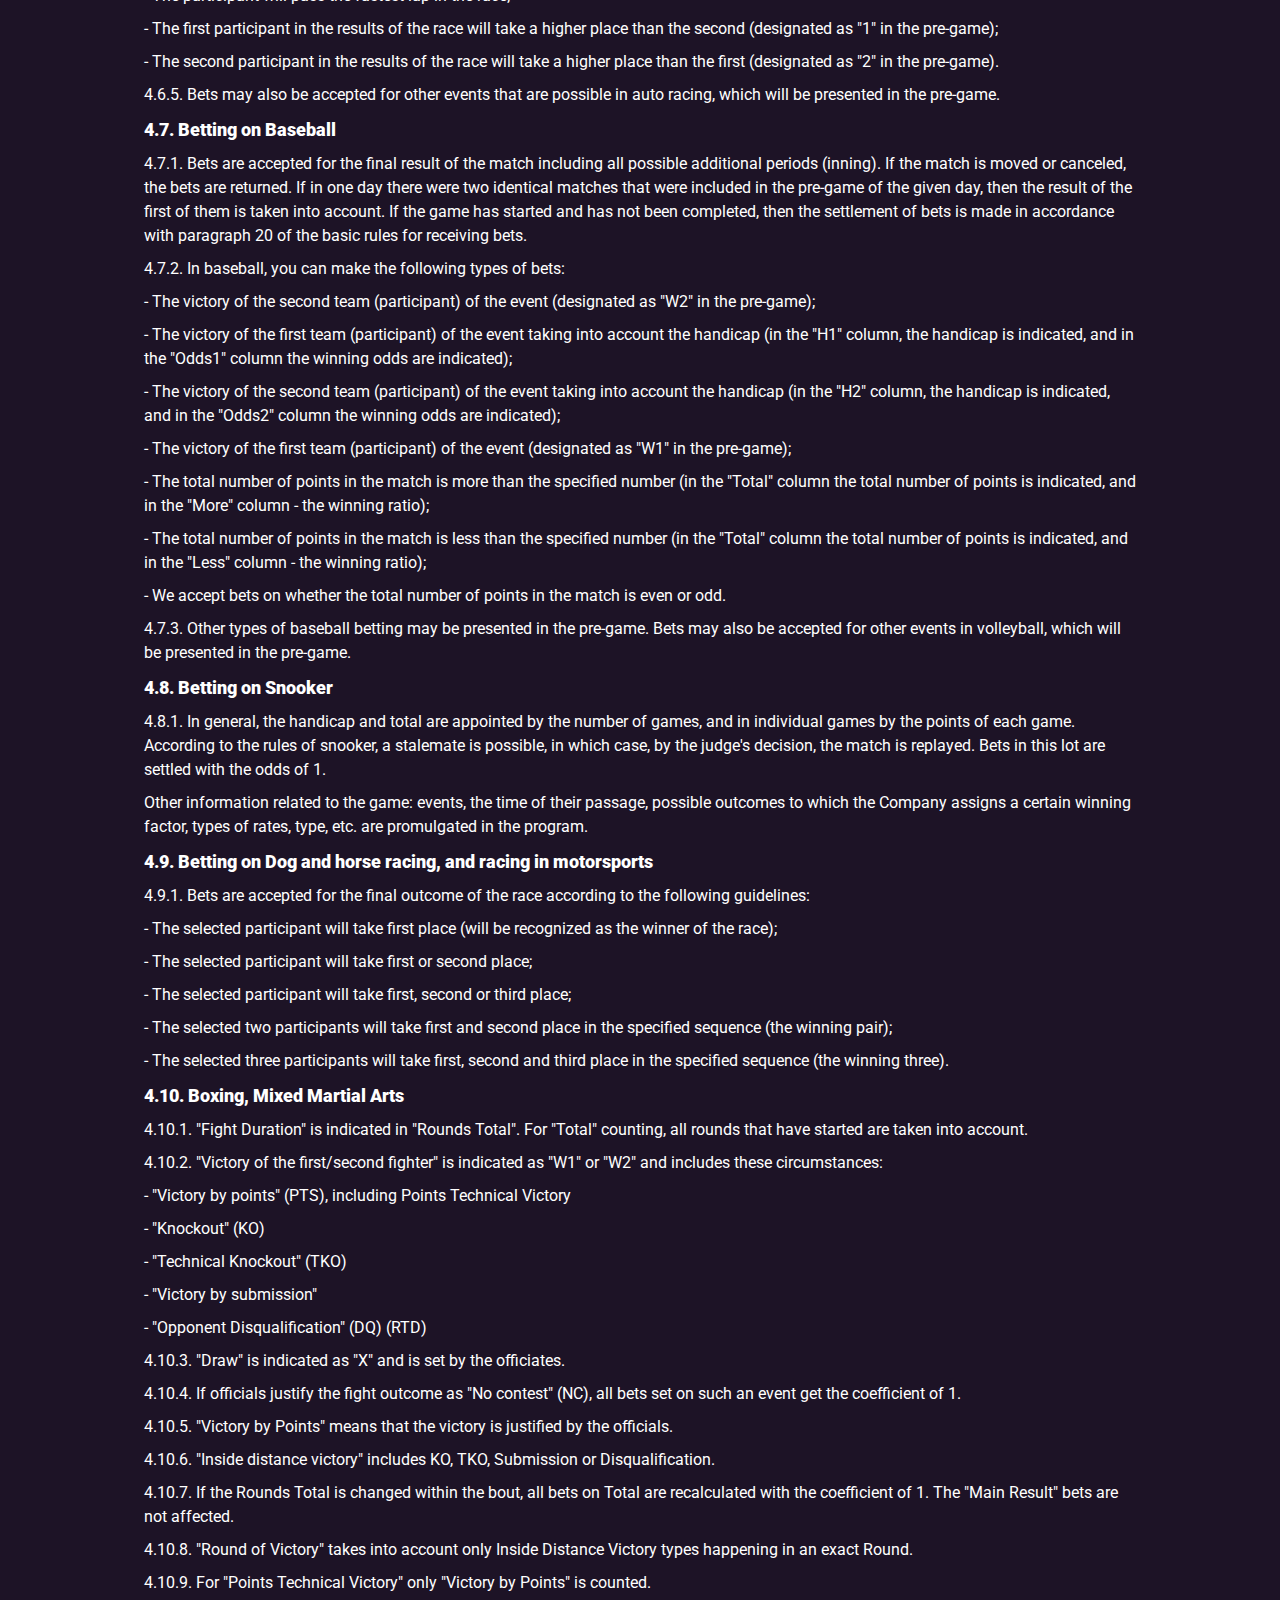
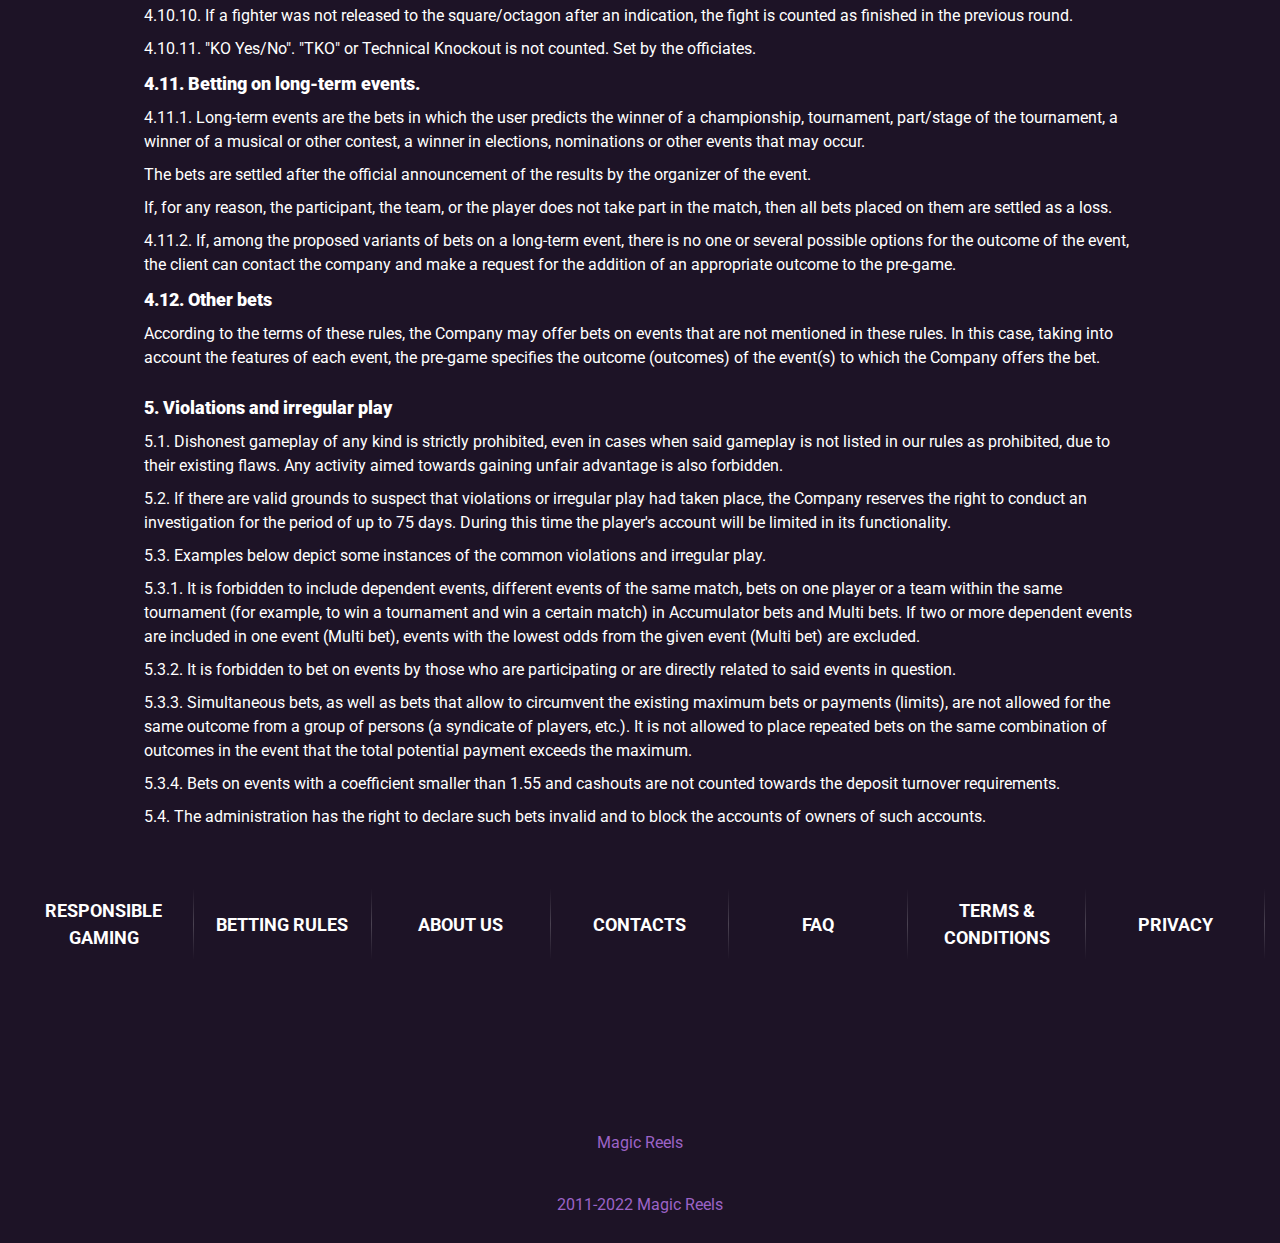
<file: BETTING-RULES.html>
<!DOCTYPE html>
<html lang="en">

<head>
	<title>Magic Reels | BETTING-RULES</title>
	<meta name="description" content="Welcome to ⭐ Magic Reels ⭐ | it's BETTING-RULES page">
	<meta charset="UTF-8">
	<meta name="format-detection" content="telephone=no">
	<link rel="stylesheet" href="css/style.min.css?_v=20220925171110">
	<link rel="shortcut icon" href="img/favicon/favicon-16x16.png">
	<meta name="viewport" content="width=device-width, initial-scale=1.0">
	<link rel="apple-touch-icon" sizes="180x180" href="img/favicon/apple-touch-icon.png">
	<link rel="icon" type="image/png" sizes="32x32" href="img/favicon/favicon-32x32.png">
	<link rel="icon" type="image/png" sizes="16x16" href="img/favicon/favicon-16x16.png">
	<link rel="manifest" href="img/favicon/site.webmanifest">
	<link rel="mask-icon" href="img/favicon/safari-pinned-tab.svg" color="#5bbad5">
	<meta name="msapplication-TileColor" content="#da532c">
	<meta name="theme-color" content="#ffffff">
</head>

<body>
	<div class="wrapper">
		<header id="header" class="header">
			<div class="header__container">
				<div class="header__row">
					<a href="index.html" class="header__logo">
						<picture>
							<source srcset="img/Templates/logo.webp" type="image/webp"><img src="img/Templates/logo.png"
								alt="logo | Magic Reels">
						</picture>
					</a>
					<button type="button" class="menu__icon icon-menu"><span></span></button>
					<div class="header__panel">
						<div class="header__buttons">
							<a href="https://magicreels.com/en#sign-up" class="header__button button">SIGN UP</a>
							<a href="https://magicreels.com/en#sign-in" class="header__button button button_yellow">LOG IN</a>
						</div>
						<div class="header__socials">
							<span>Log in via</span>
							<div class="header__social-icons">
								<a href="#" class="header__social-link _icon-twitter"></a>
								<a href="#" class="header__social-link _icon-odnoklasniki"></a>
								<a href="#" class="header__social-link _icon-vk"></a>
								<a href="#" class="header__social-link _icon-google"></a>
								<a href="#" class="header__social-link _icon-telegram"></a>
							</div>
						</div>
					</div>
					<div class="header__menu menu">
						<nav class="menu__body">
							<ul class="menu__list">
								<li class="menu__item"><a target="_blank" href="https://magicreels.com/en/games/all"
										class="menu__link">GAMES</a></li>
								<li class="menu__item"><a target="_blank" href="https://magicreels.com/en/sports-book"
										class="menu__link">SPORT</a></li>
								<li class="menu__item"><a target="_blank" href="https://magicreels.com/en/esports"
										class="menu__link">ESPORT</a></li>
								<li class="menu__item"><a target="_blank" href="https://magicreels.com/en/promo"
										class="menu__link">OFFERS</a></li>
								<li class="menu__item"><a target="_blank" href="https://magicreels.com/en/tournaments/active"
										class="menu__link">TOURNAMENTS</a></li>
								<li class="menu__item"><a target="_blank" href="https://magicreels.com/en/lotteries/active"
										class="menu__link">LOTTERIES</a>
								</li>
							</ul>
						</nav>
					</div>
				</div>
			</div>
		</header>
		<main class="page">
			<span data-goto-header data-goto=".header" class="page__scroll-to-top">➜</span>
			<div class="page__static-page static-page _betting">
				<div class="static-page__container">
					<div class="static-page__banner">
						<picture>
							<source srcset="img/Templates/banner-three.webp" type="image/webp"><img loading="lazy"
								src="img/Templates/banner-three.jpg" alt="Magic Reels | Hit the jackpot">
						</picture>
					</div>
					<div class="static-page__container static-page__container_small">
						<div class="static-page__paragraph">
							<strong>1. Introduction</strong>
							<p>1.1. The Company accepts bets from Clients on the basis
								of a pre-game - a list of events with certain winning odds, and live betting, on certain participating
								events, at the discretion of the Company.</p>
							<p>1.2. Betting Rules add on to the general
								Terms and Conditions of the website and do not in any way contradict with them. In case of a dispute,
								terms stated in the Terms and Conditions have advantage over those in Betting
								Rules.2.</p>
						</div>
						<div class="static-page__paragraph">
							<strong>2. Procedure for bet acceptance</strong>
							<p>2.1. In order to place a bet client is required to
								register an account and meet the requirements listed under the general Terms and Conditions.</p>
							<p>2.2. Before placing a bet it is clients;
								responsibility to get familiar with the conditions of bet acceptance and any formulas related to the
								calculation of winnings.</p>
							<p>2.3. Bets are accepted only from users who agree with the
								rules established by the Company. Every placed bet is an unconditional confirmation that the Client
								understands these rules and fully agrees with them.</p>
							<p>2.4. All bets are accepted before the actual start of the
								event, except live bets. Bets made after the actual start of the event, regardless of the reason, are
								recognized as invalid and are refundable, and are excluded from the Accumulator (pay out with the odds
								of "1"). The exception to this is betting on events during the match in live betting.</p>
							<p>2.5. Live bets are bets that are accepted during an event
								at the discretion of the Company. In this case, bets can only be accepted before determining the outcome
								of the event. Bets made after determining the outcome of an event are considered invalid and voided. The
								information given by the Company during the reception of live bets (match account, played time, etc.) is
								only informative and can not serve as a basis for bet settlements or for claims against the
								Company.</p>
							<p>2.6. The Company has the right to return the amount of a
								bet made at any time before the actual start of the event. In this case, the bets made (the bids made)
								are recognized as invalid, which the Company reports by appropriate changes in the pre-game or through
								other sources of information.</p>
							<p>It is forbidden to bet on events by those who are
								participating or are directly related to said events in question. For example: players, coaches,
								referees, club owners, etc. When making a bet, the client thereby confirms that he does not know the
								outcome of the event he has bet on. In the case of violation of these conditions, the Company has the
								right to withhold any winnings and declare the bet invalid.</p>
							<p>2.7. In all cases when the bet is recognized as invalid,
								it is subject to return. If the bet is included in Accumulator bets or Multi bets, then it must be
								calculated with the odds of "1" (one), i.e. it will not affect the results of other events included in
								Accumulator bets or Multiple bets.</p>
							<p>2.8. All bets are accepted based on the events of the
								proposed pre-game, according to the odds determined by the Company. For each event in the program a
								separate number is allocated, as well as the deadline and the time of accepting bets for the event. The
								date and time of the beginning of the event, indicated in the pre-game, are informative. A wrong date is
								not a substantial reason for canceling a bet. In the case that the event took place earlier or later
								than the originally announced date, the result is not considered void. In this case, bets are considered
								valid if they are made before the actual start of the event. Bets made after the actual start of the
								event are considered void (except live bets). To settle the bet, the time of the actual start of the
								event is taken, which is determined based on the information provided by the event organizers.
							</p>
							<p>The Event column shows the names of competing teams or
								events to which bets are accepted. In the list of events, the home team is indicated in the first spot.
								In the case of a match on the field of the team listed in the second spot in the list of events, the bet
								for this match is calculated with the odds of "1" (one), except for the following cases:</p>
							<p>a) both teams are from the same city;</p>
							<p>b) games are held in the same city, in the case of
								international tournaments - in one country;</p>
							<p>c) the final round of the cup games of a country;
							</p>
							<p>The transfer of games to a neutral field is not grounds
								for recognizing a bet as invalid.</p>
							<p>There can also be other information in the pre-game that
								is of significant importance when making a bet, this allows the Client to correctly use the service, as
								well as to understand the meaning and essence of the conventional symbols used throughout the
								website.</p>
							<p>2.9. In individual tennis tournaments, as well as in
								matches of the final stage of major tournaments held in one country, the order of opponents in a pair is
								not important.</p>
							<p>2.10. If an event that has not yet started is postponed
								for no longer than 24 hours, the bets are retained, and if more than 24 hours, the bets are refundable,
								if nothing else is stipulated by this regulation. If within 24 hours it becomes known that the event is
								postponed for more than 24 hours, the final decision as to whether the stakes will remain in force or
								will be returned is up to the discretion of the Company's bookmaking office. If the NBA, NHL, NFL, MLB
								matches did not take place on the appointed days, then the bet amounts will be returned immediately the
								next day, except when in the case that the date was wrong.</p>
							<p>2.11. An event that is in progress may be interrupted,
								i.e. be incomplete for any reason. An event is considered to be held if it is interrupted, not finished
								within 24 hours, and if it is played at least:</p>
							<p></p>
							<p>- Football - 70 minutes;</p>
							<p>- Basketball (NBA) - 40 minutes;</p>
							<p>- European basketball - 35 minutes;</p>
							<p>- Hockey (NHL) - 54 minutes;</p>
							<p>- European hockey - 50 minutes;</p>
							<p>- Baseball (MLB) - 5 innings;</p>
							<p>- American football - 50 minutes;</p>
							<p>- Floorball - 60 minutes</p>
							<p></p>
							<p>In all the cases listed above, the outcome (actual
								result) of an event deemed to be held is the result at the time of the event's interruption (with the
								exception of tennis).</p>
							<p>In all other cases, the event is considered invalid,
								including in the case of a tie at the time of the match stopping in those sports where the statute does
								not allow for a draw (basketball, baseball, American football, the NHL playoff series, etc.) and all
								bets (including live bets) are refundable.</p>
							<p>If an event is interrupted and is considered to have not
								happened, then outcomes that have been definitely determined by the time the event stopped and which do
								not depend on the final result of the event (for example, a team will score a goal, who will score the
								first goal, results of the first half, etc.) are used to settle these bets (including live bets).
							</p>
							<p>2.12. When setting the bets that were placed on the
								statistics of one game day or round, if the tour is considered to have failed at least one or several
								matches, then the bets for the rounded statistics are settled with the odds of 1, except for bets whose
								result is uniquely determined regardless of the fact of whether or not the matches took place.
							</p>
							<p>2.13. Bets (including live bets) are considered canceled
								and refundable, regardless of whether or not they are winning or losing, if there are any errors
								committed due to a human factor or a software malfunction (including: obvious typos, inconsistencies of
								odds in different positions, knowingly erroneous odds that don;t correspond to the given outcomes,
								etc.).</p>
							<p>2.14. If a technical error occurs, but it can not affect
								the outcome of the event, such bets are settled based on the original odds.</p>
							<p>2.15. The company is not responsible for accurate
								translations of the names of players, teams, and cities where events will occur. In such cases, bets are
								considered valid.</p>
							<p>2.16. In the event of fraudulent actions, falsifications
								when accepting bets, or when illegal financial transactions are discovered by the Company's employees,
								no winnings are paid, and violators are banned from the website.</p>
							<p>If there are obvious signs of unsportsmanlike conduct or
								other cases of violation of these rules, the administration has the right to declare the bet
								invalid.</p>
							<p>In case of suspicion of unsportsmanlike conduct from
								international organizations for their prevention (EWS-FIFA, Federbet and Tennis Integrity Unit, etc.),
								the administration has the right to block the account of the Client who made a suspicious bet before
								leaving the organization and recognize the bets as invalid, if any unsportsmanlike conduct is indeed
								uncovered. The administration is not obliged to provide proof to the Clients of the unsportsmanlike
								nature of the event.</p>
							<p>2.17. Claims on contentious issues that are not solved in
								our technical support chat are accepted on the basis of an application to the Company's email so long as
								it is within 5 days from the date of completion of the event. When considering disputes that have no
								precedent and are unregulated in the text of these rules, the Company will make the final
								decision.</p>
							<p>2.18. A buyout of a bet is a feature by which the Client
								has the opportunity to close his bet for the amount offered by the Company and to forego the possible
								loss or gain when the outcome of the event becomes known.</p>
							<p>This feature will be available for all bets for which a
								special symbol of the "Bet Buyout" function is active in the "Bet History" section of the site. In this
								case, the Customer can click on the button and see the amount that the Company offers for the bid. The
								company can offer an amount that is lower, higher or equal to the possible winnings. The company also
								may not make offers.</p>
							<p>If the Customer agrees to receive the proposed amount,
								they must confirm their decision by clicking on the appropriate button. They will receive the amount
								proposed by the Company, after which the bet will close. If the Customer does not use this function or
								agrees with the proposed amount, their bet will be deemed effective until the end of the selected
								event.</p>
							<p>The feature may be available after the bet is completed
								before the end of the event, and the amount offered for the bet may vary depending on certain
								circumstances (for example, the amount of the bet, the bet odds, the event ratio determined at the time
								of use by the feature, and a discount determined by the Company, the latter of which is determined at
								the discretion of the Company).</p>
							<p>2.19. The maximum possible win of one bet can not exceed
								10;000 USD (EUR) or the equivalent in another currency that is accepted on the site.</p>
							<p>2.20. The minimum bet for Single bet and Accumulator bet
								players is 0.10 USD (EUR) or the equivalent in another currency. When placing Multiple bets - the
								minimum bet is 0.10 USD (EUR) or the equivalent in another currency.</p>
							<p>2.21. The maximum bet is determined by the bookmaking
								service for each separate event and depends on the sport and the event in question. If the Multi bet
								includes several events with different restrictions on the maximum bet, the maximum bet size is set
								equal to the minimum value. The maximum bid amount is available for viewing to the Customer in the
								website coupon.</p>
							<p>2.22. The bookmaker has the right to limit the maximum
								bet on individual events, as well as to limit or raise the maximum bet for a specific Customer without
								notification or explanation of its reasoning.</p>
							<p>2.23. The bet is considered accepted after its
								registration on the Company's server and online confirmation in the "Betting History" section.
								Registered bets are not subject to cancellation. The reception time of the bet is the time of its
								registration on the server.</p>
							<p>2.24. The bet amount can not exceed the current account
								balance. Bets on credit are not accepted. When registering a bet, the bet amount is debited from the
								Client's account. After settling the bet, the winnings are automatically credited to the account.
							</p>
							<p>A bet is considered to be won by the Client if all the
								outcomes specified in such a bet are guessed correctly.</p>
							<p>2.25. The fact of the accepted bet being won or not is
								determined by recording the fact of the chosen event or set of events having taken place, considering
								the outcome (result) of the event. The outcome (result) of the event is determined based on the
								information provided by the official Organizer and/or Organizers of the event. If the initial result of
								the event has been revoked for some reason later on, this fact isn;t considered and the bets are
								payable according to the initial (actual) results except if the original published results of the event
								are amended within 24 hours of their initial publication.</p>
							<p>2.26. If the initial result of the
								completed event was later canceled for any reason, the cancellation is not taken into account and the
								rates are to be paid according to the initial (actual) result. The result declared on the basis of
								official protocols and other official sources of information immediately after the event is deemed to
								be actual. In the absence of results in official sources, the Company has the right to use alternative
								sources of information, including the information of its representatives at the
								match.</p>
						</div>
						<div class="static-page__paragraph">
							<strong>3. Types of bets</strong>
							<p>3.1. <span>Single
									Bet</span> is a bet on the forecasted outcome for one event. The
								"single bet" win is equal to the product of the bet amount and the odds set for the given outcome of
								the event.</p>
							<p>3.2. <span>Accumulator
									Bet</span> is a bet for a simultaneous forecast of the outcomes of
								several independent events. The "accumulator bet" win is equal to the product of the bet amount and
								the "accumulator" odds, obtained by multiplying the outcome odds of each event included in the
								"accumulator". In the "accumulator" you can include any combination of outcomes of non-interconnected
								events in any sport. The "accumulator bet" is considered won if all events included in it are
								correctly predicted. Losing one of the outcomes means losing the entire bet of this type. The maximum
								number of events allowed in a multi bet is 30.</p>
							<p>3.3. <span>Multiple
									Bet</span> is a combination of accumulator bets of a given size from
								a predetermined number of events (the maximum number of events in a multi bet is 16).
							</p>
							<p>Each combination in the Multiple bet is settled as a
								separate Accumulator, according to the rules for the settlement of accumulator bets. When you place a
								Multiple bet, you must specify the total number of events for the Multiple bet and the number of events
								for one variant (multi bet). The bet for one variant in the Multiple bet is determined by dividing the
								total amount of the bet placed on the Multi bet by the number of variants (accumulators) of this
								Multiple bet. The winnings are equal to the sum of the wins for the "accumulator bets" that are included
								in the "Multiple bet".</p>
							<p>3.4. <span>Bets on the actual
									result of an event (Match)</span> - in this bet it is necessary to
								guess how the match will end. In the pre-game, the hosts' victory can also be displayed as "1", Draw
								as "X", the victory of the guests as "2".</p>
							<p>3.5. <span>Double
									chance</span> - bet on the double choice of the outcome of the
								match.</p>
							<p>The victory of the first team or a draw (the first team
								will not lose) - is denoted by "1X". To win at a bet on such a choice, it is necessary that the first
								team wins or a draw occurs.</p>
							<p>The victory of the first team or the victory of the
								second team (no draw) will be denoted by "12". To win with a bet on such a choice, it is necessary that
								one of the rivals win, i.e. so that there are no draws.</p>
							<p>The victory of the second team or a draw (the second team
								will not lose) - is denoted by "X2". To win a bet on such a choice, it is necessary that the second team
								wins or a draw occurs.</p>
							<p>3.6. <span>Handicap
									Odds</span>. The result of the event, taking into account the
								handicap, is determined by adding a handicap to the actual result of the match. The handicap is
								determined by the bookmaker's service and may be positive, negative or equal to zero. If the result is
								in favor of the selected team (athlete), the bet is considered won, otherwise, the bet is lost. If the
								result after adding a handicap is a draw, then the winning ratio for this choice will be "1" (Return
								or "Void").</p>
							<p>3.7. <span>Total</span>. It is necessary to guess the total number of goals,
								points, games (or
								other values that can be subjected to calculation); scored, scored, played, etc. teams (athletes). To
								win, you need to guess whether the total value will be scored/played, or less. When determining an
								individual total, only the goals scored in the opponent's goal are taken into account. If the result
								coincides with the total bookmaker's bid, the odds of wins at "less" or "higher" rates are considered
								equal to "1" (Return or "Void").</p>
							<p>3.8. <span>Asian handicap or asian
									total betting</span>. Bet on the win or total, taking into account
								the handicap, multiple of 0.25 (but not a multiple of 0.5). Such a bet is settled as two bets in the
								amount of half the sum, with the same odds, and with the nearest values of "ordinary odds" and
								"ordinary totals" (integer, or multiple 0.5). In the instance that the Asian handicap is included in
								the Accumulator bet or Multi bet, then the winning odds are used in settling this bet, which would be
								obtained when settling it in the single bet. In the case of winning both half bets, the settlement of
								the bet odds (K). If one half bet won as well as the other, the odds (K + 1) / 2 are taken into
								account in the settlement. If one half bet is lost and another is lost, the odds are 0.5. If both half
								bets are lost, then the entire bet is lost.</p>
							<p>3.9. <span>A bet on the time
									remaining in a half / period / match</span>: for such a bet, the
								customer has to predict the outcome of a game or match between teams for a specified period of time,
								which starts when the bet is placed and ends when the match (or half, period, etc.) ends, without
								taking into account the score at the time the bet was placed.</p>
							<p>3.10. <span>Bets on the outcomes
									of two or more events</span> - for example, the first team wins and
								total is over 2.5 goals or the first team wins, the number of warnings (yellow cards) will be more
								than 3.5 and the number of corner kicks - less than 10, etc.</p>
							<p>3.11. <span>Bets on the time when
									a certain event will take place</span> - when the first corner,
								first goal, etc. will take place.</p>
							<p>3.12. The company may, at its discretion, offer other
								betting options.</p>
						</div>
						<div class="static-page__paragraph">
							<p><strong>4. Betting rules based on specific sports.</strong></p>
							<p><strong>4.1. Betting on Football</strong></p>
							<p>4.1.1. Betting on the exact score in the match - it is
								suggested to choose the exact match score according to the possible options included in the program. If
								all other possible accounts that are not included in the program are selected, the outcome of "any
								other" is proposed for this event.</p>
							<p>4.1.2. Bets on the result of the first half and the whole
								match - it is suggested to guess simultaneously the result of the first half and the whole match. The
								following nine options are possible:</p>
							<p>1) W1/W1 - victory of the first team in the 1st half and
								in the match;</p>
							<p>2) W1/X - victory of the first team in the 1st half and a
								draw in the match;</p>
							<p>3) W1/W2 - the victory of the first team in the 1st half
								and the victory of the second team in the match;</p>
							<p>4) X/W1 - a draw in the first half and the victory of the
								first team in the match;</p>
							<p>5) X/X - draw in the 1st half and in the match;
							</p>
							<p>6) X/W2 - a draw in the 1st half and the victory of the
								second team in the match;</p>
							<p>7) W2/W1 - the victory of the second team in the 1st half
								and the victory of the first team in the match;</p>
							<p>8) W2/X - victory of the second team in the 1st half and
								a draw in the match;</p>
							<p>9) W2/W2 - the victory of the second team in the 1st half
								and in the match.</p>
							<p>4.1.3. Bets on whether the first team will score a goal
								or not, whether the second team will score a goal or not, whether both teams will score or at least one
								will not score, at least one will score, whether the goal is in the first half or not, and whether or
								not there will be a goal in the second half or not.</p>
							<p>4.1.4. Bets on which team will score the first goal in
								the match, in which time interval the first goal will be scored (the intervals of minutes are included
								inclusively), how the first goal in the match will be scored (with the game not with the head, with the
								head, with a penalty, against a penalty, an own goal, etc.). If the match ends with a score of 0:0, then
								the bets are considered lost.</p>
							<p>4.1.5. Bets on which team will score the second goal in
								the match, in which time interval the second goal in the match will be scored (intervals of minutes are
								indicated inclusively). If the match ends with a score of 0:0, 1:0, or 0:1, then the bets are considered
								lost.</p>
							<p>4.1.6. Bets on which team will score the last goal in the
								match or in the proposed period of time the last goal in the match will be scored (intervals of minutes
								are indicated inclusively). If the match ends with a score of 0:0, then the bets are considered
								lost.</p>
							<p>4.1.7. Bets on whether there will be an own goal.
							</p>
							<p>4.1.8. It is suggested to guess whether a penalty will be
								awarded or not.</p>
							<p>4.1.9. It is proposed to guess whether there will be a
								removal (red card) in the match or not.</p>
							<p>4.1.10. It is suggested to guess whether the total number
								of warnings (yellow cards) in the match is over or under the one specified in the total of the pre-game,
								which player will be given the first warning in the match (in case, according to the match protocol, the
								event occurred in both teams on the same minute, the bet is returned), if there are no warnings in the
								match, in which period of time the first warning will be issued (the intervals of minutes are indicated
								inclusively). If a player has been removed from the field as a result of two yellow cards, then only one
								of them is taken into account during the bet settlement.</p>
							<p>4.1.11. When counting removals and warnings, only those
								cards that are presented to the team players during direct participation in the game are
								considered.</p>
							<p>4.1.12. It is suggested to guess whether the total number
								of replacements made by the team is greater or less than the specified total value.</p>
							<p>4.1.13. It is suggested to guess which team will make the
								first substitution (if according to the game protocol this event occurred at the same minute for both
								teams, the bet amount is to be returned), guess in what time interval the first substitution will occur
								in one of the teams (intervals of minutes are indicated inclusively), whether the player who came on the
								field for the substitution will score or not.</p>
							<p>If the bet that there are no substitutions in the match
								was not expected in the pre-game, then in case there is no substitution in the match, the bets are
								settled with the odds of 1.</p>
							<p>4.1.14. It is suggested to guess whether the total number
								of corners in the match is greater or less than the specified total value.</p>
							<p>4.1.15. It is suggested to guess which team will give the
								first corner in the match, in which of the proposed time intervals will be the first corner. If the
								pre-game was not offered a bet on the fact that there will not be any corner kicks in the match, then in
								the event that there are no corner kicks in the match, the bets are settled with the odds of 1.
							</p>
							<p>4.1.16. It is suggested to guess whether the total number
								of penalties in the match will be greater or less than the specified total value.</p>
							<p>4.1.17. It is suggested to guess whether the total number
								of positions outside the game in the match is greater or less than the specified total value.</p>
							<p>4.1.18. It is suggested to guess whether the time of
								possession of the ball by one of the teams (in percent) is greater or less than the specified total
								value in percent.</p>
							<p>4.1.19. It is suggested to guess whether this player will
								score a goal or not. If the player did not enter the field (did not participate in the game), then the
								bet is subject to return. Own goals are not taken into account.</p>
							<p>4.1.20. It is suggested to guess whether the game will
								include:</p>
							<p>- a double - 2 goals scored into the opponent's goal by
								the same player,</p>
							<p>- hat-trick - 3 goals scored into the opponent's goal by
								the same player,</p>
							<p>- poker - 4 goals scored into the opponent's goal by the
								same player.</p>
							<p>The outcomes of these events are calculated as follows:
								guessing the bet on a hat-trick, does not mean also guessing the bet on a double or placing a bet on
								poker, does not also mean the placement of a bet on a double and/or hat-trick.</p>
							<p>4.1.21. It is suggested to guess whether this team will
								win a strong-willed victory. A strong-willed victory is when the team wins after it missed the first
								goal in its opponents net.</p>
							<p>4.1.22. It is suggested to guess which team will start
								the match from the center of the field.</p>
							<p>4.1.23. It is suggested to guess how many minutes the
								referee will add.</p>
							<p>If the compensated time actually played on the field does
								not correspond to the shown added time, then the calculated compensated time is used to settle the odds.
								If the information about the added times shown by the alternate arbitrator on the light scoreboard
								subsequently for any reason changes (increases or decreases), then the bets are settled according to the
								originally (first) displayed information.</p>
							<p>4.1.24. Bets on football matches are accepted for regular
								time, except for specially stipulated cases. The time added by the referee to the main time is a
								compensated time. Goals, substitutions and other events of the game that occurred during the compensated
								time are considered part of the regular time (the compensated time of the 1st half is considered the
								45th minute, the compensated time of the 2nd half is considered the 90th minute).</p>
							<p>4.1.25. Other types of betting on football may be
								offered, which will be presented and seen in the pre-game.</p>
							<p><strong>4.2. Betting on Hockey and Bandy</strong></p>
							<p>4.2.1. Hockey and ice hockey bets are accepted taking
								into account only the main time (without overtime), except for cases specially stipulated in the
								pre-game.</p>
							<p>4.2.2. In hockey matches, you can make the following
								types of bets:</p>
							<p>- The first team;s (participant) victory of the
								event (designated as W1 in the pre-game);</p>
							<p>- Draw (in the pre-game designated as X);</p>
							<p>- The victory of the second team (participant) of the
								event (designated as W2 in the pre-game );</p>
							<p>- The first team (participant) of the event will not lose
								(designated as 1X in the pre-game);</p>
							<p>- One of the teams (participants) of the event will win
								(designated as 12 in the pre-game);</p>
							<p>- The second team (participant) of the event will not
								lose (designated as X2 in the pre-game).</p>
							<p>4.2.3. Bets on the winner of the event (handicap
								include):</p>
							<p>- The victory of the first team (participant) of the
								event taking into account the handicap (in the "H1" column, the handicap is indicated, and in the column
								"Odds1" the winning odds are indicated);</p>
							<p>- The victory of the second team (participant) of the
								event taking into account the handicap (in the "H2" column, the handicap is indicated, and in the column
								"Odds2" the winning odds are indicated).</p>
							<p>4.2.4. In hockey bets you may also buy odds for half a
								goal. In this case, the odds decrease accordingly.</p>
							<p>4.2.5. Bets on the number of goals scored, points scored,
								etc. participant or participants of the event.</p>
							<p>4.2.6. The total number of goals in the match is more
								than the specified numberThe total number of goals in the match is more than the specified number (in
								the "Total" column of the pre-game the total number of goals is indicated, and in the "More" column you
								will see the winning ratio).</p>
							<p>4.2.7. The total number of goals in a match is less than
								the specified number (in the "Total" column the total number of goals is indicated, and in the "Less"
								column you will see the winning ratio).</p>
							<p>4.2.8. In hockey matches you may also buy half of a goal.
								In this case, the odds decrease accordingly.</p>
							<p>4.2.9. The total number of goals in the match will be
								even or odd (if the score 0:0 it is considered even).</p>
							<p>4.2.10. Bets on the result of the first half (period) and
								the whole match. It is proposed to simultaneously guess the result of the first period and the whole
								match. The following 9 variants are possible:</p>
							<p>- W1/W1 - the victory of the first team in the 1st period
								and in the match;</p>
							<p>- W1/X - victory of the first team in the 1st period and
								a draw in the match;</p>
							<p>- W1/W2 - the victory of the first team in the 1st period
								and the victory of the second team in the match;</p>
							<p>- X/W1 - a draw in the first period and the victory of
								the first team in the match;</p>
							<p>- X/X - draw in the 1st period and in the match;
							</p>
							<p>- X/W2 - a draw in the 1st period and the victory of the
								second team in the match;</p>
							<p>- W2/W1 - the victory of the second team in the 1st
								period and the victory of the first team in the match;</p>
							<p>- W2/X - the victory of the second team in the 1st period
								and draw in the match;</p>
							<p>- W2/W2 - the victory of the second team in the 1st
								period and in the match.</p>
							<p>4.2.11. It is proposed to guess which team will score the
								first goal in the match, as well as in what time interval the first goal will be scored (the intervals
								of minutes are indicated inclusively).</p>
							<p>4.2.12. Bets on points scored by players - to make this
								bet play, you need to guess the total number of points scored by the specified player in the regular
								time of the match. The calculation is made by the system "goal + assists"</p>
							<p>4.2.13. Total penalty time is determined only by final
								ranking data. All penalty time are taken into consideration. Penalty time set up before beginning of or
								after ending of a period (a match) and considered in final ranking is accepted for bet calculations.
								Penalty minutes are taken for calculation for the period when they were received.</p>
							<p>4.2.14. Bets may be accepted for other events in hockey,
								which will otherwise be presented in the pre-game.</p>
							<p><strong>4.3. Betting on Basketball</strong></p>
							<p>4.3.1. All bets are accepted taking into account extra
								time (overtime). The exception is events for which the outcome of the draw is "X" in the pre-game: in
								this case, the main time is taken into account for betting settlement.</p>
							<p>4.3.2. In basketball, you can make the following types of
								bets:</p>
							<p>- Victory of the first team (participant) of the event
								(is designated as W1 in the pre-game);</p>
							<p>- Draw (in the pre-game designated as X);</p>
							<p>- The victory of the second team (participant) of the
								event (designated as W2 in the pre-game);</p>
							<p>- The victory of the first team (participant) of the
								event taking into account the handicap (in the "H1" column, the handicap is indicated, and in the
								"Odds1" column the winning odds are indicated);</p>
							<p>- The victory of the second team (participant) of the
								event taking into account the handicap (in the "H2" column, the handicap is indicated, and in the "Odds"
								column the winning odds are indicated).</p>
							<p>4.3.3. In basketball games, you can increase or reduce a
								handicap. In this case, the odds decrease according to the value given in the supplementary
								table.</p>
							<p>4.3.4. The total number of points in the match is more
								than the specified number (the total number of points is indicated in the "Total" column of the pre-game
								, and the winning ratio can be found in the "More" column).</p>
							<p>4.3.5. The total number of points in the match is less
								than the specified number (in the "Total" column the total number of points is indicated, and in the
								"Less" column - the winning ratio).</p>
							<p>4.3.6. You can change the total amount when playing
								"More" (decrease the indicated number of overall performance) or "Less" (increase the number).
							</p>
							<p>4.3.7. Bet on whether the total number of points in the
								match is even or odd.</p>
							<p>4.3.8. Bets are accepted for other events in basketball
								that may at some point be presented in the pre-game.</p>
							<p><strong>4.4. Betting on Tennis</strong></p>
							<p>4.4.1. A tennis match format declared in advance can be
								changed before the match starts (e.g. during a singles match, a super tie-breaker replaces a decisive
								3rd set or 3 sets are played instead of 5). In such cases, bets on Win1 and Win2 match outcomes and on
								sets are settled based on the final results, and winnings from all other bets are calculated with the
								odds of 1 (one).</p>
							<p>4.4.2. If during a tennis match that has already started
								one of the tennis players (one of the teams) refuses to play or he she (they) is/are disqualified for
								some reason or unable to continue, and the match ends ahead of time, bets made on the outcomes of such a
								match are calculated in the following manner:</p>
							<p>- Bets (including wagers placed on statistics) on
								outcomes that are unequivocally determined at the time of the interruption based on the match format are
								deemed valid and are to be settled. Winnings from bets placed on other outcomes are calculated with the
								odds of 1 (one).</p>
							<p>- If a super tie-breaker replaces the decisive set in a
								tennis match, the Total and Handicap of that set are calculated in points, while the Total and Handicap
								of a super tie-breaker set game are counted as one game. Thus, the set is viewed as finished with the
								score of 1:0 or 0:1.</p>
							<p>- A tie-breaker at the end of set is also counted as one
								game (for example, the tie-breaker played at the end of a set with the score of 6:6 is viewed as the
								13-th game of that set, and this set can end with either a 6:7 or 7:6 score).</p>
							<p>- If one of the sides refuses to participate in a match
								before it starts, winnings from bets made on outcomes of such a match are calculated with the odds of 1
								(one). If, during a team tennis tournament, participants; names are denoted by team names
								(countries) (for example, Spain-Switzerland) and there is a change in a tennis player (doubles team)
								(i.e. player(s) who bets could be placed on), bets on all the outcomes of such a match remain
								valid.</p>
							<p>4.4.3. Bets on outcomes of tennis matches on
								offer:</p>
							<p>- Victory of first tennis player (doubles team) in match
								(set or game) Win1.</p>
							<p>- Victory of second tennis player (doubles team) in match
								(set or game) Win2.</p>
							<p>- First table tennis player (doubles pair) will win (not
								lose) match (set) with handicap taken into account Handicap1.</p>
							<p>- Second table tennis player (doubles pair) will win (not
								lose) match (set) with handicap taken into account Handicap 2.</p>
							<p>4.4.4. Bets on the total number of games in a match (a
								set): "Total over (under) the specified value".</p>
							<p>4.4.5. Bets on the total number of games in a match (a
								set) being even or odd.</p>
							<p>4.4.6. Bets on results of the first set and the entire
								match. Predict the result of both the first set and the entire match simultaneously. The following 4
								betting options are available:</p>
							<p>- Win1Win1 victory of first tennis player (doubles team)
								in both first set and entire match.</p>
							<p>- Win1Win2 victory of first tennis player (doubles team)
								in first set and victory of second tennis player (doubles team) in entire match.</p>
							<p>- Win2Win1 victory of second tennis player (doubles team)
								in first set and victory of first tennis player (doubles team) in entire match.</p>
							<p>- Win2Win2 victory of second tennis player (doubles team)
								in both first set and entire match.</p>
							<p>4.4.7. Bets on the final match score. An option to select
								the exact score recorded at the end of the match (set) from the choices available in the pre-match
								section is offered.</p>
							<p>4.4.8. Bets on whether there will be a tie-breaker or
								not.</p>
							<p>4.4.9. Bets on who will score the next point. Information
								provided on official websites of tournaments and championships, which are included in the table, is used
								to settle bets on tennis matches. If incorrect information about the court surface is provided or there
								is a mismatch between tournament location or name and those provided by the organizers in the pre-match
								section, all the bets on outcomes of the given tournament remain valid.</p>
							<p>A point penalty (or points) imposed by a referee on a
								tennis player (a doubles team) are taken into account during the settlement of bets.</p>
							<p>Bets on outcomes of matches that have been postponed or
								interrupted remain valid until the end of the tournament, in which they are a part of.</p>
							<p>4.4.10. Bets on other possible outcomes of tennis matches
								on offer in the pre-match section are also possible.</p>
							<p><strong>4.5. Betting on Volleyball</strong></p>
							<p>4.5.1. The handicap and the total for the volleyball
								match shall be indicated in points.</p>
							<p>4.5.2. In volleyball you can make the following types of
								bets:</p>
							<p>- The victory of the first team (participant) of the
								event (designated as "W1" in the pre-game);</p>
							<p>- The victory of the second team (participant) of the
								event (designated as "W2" in the pre-game);</p>
							<p>- The victory of the first team (participant) of the
								event taking into account the handicap (in the "H1" column, the handicap is indicated, and in the
								"Odds.1" column the winning odds are indicated);</p>
							<p>- The victory of the second team (participant) of the
								event taking into account the handicap (in the "H2" column, the handicap is indicated, and in the
								"Odds2" column the winning odds are indicated);</p>
							<p>- The total number of points in the match is more than
								the specified number (in the "Total" column of the pre-game the total number of points is indicated, and
								in the "More" column the winning ratio is displayed);</p>
							<p>- The total number of points in the match is less than
								the specified number (in the "Total" column the total number of points is indicated, and in the "Less"
								column - the winning ratio);</p>
							<p>- Betting on a set of sets in a volleyball match. In the
								pre-game, these are respectively designated as 3:0; 3:1, and so on.</p>
							<p>4.5.3. Bets may be accepted for other
								events in volleyball, which may be presented in the pre-game.</p>
							<p><strong>4.6. Betting on car racing</strong></p>
							<p>4.6.1. A warm-up circle is included in the standings of
								the race.</p>
							<p>4.6.2. If both drivers are off, then the winner of the
								pair is the one who has passed more laps.</p>
							<p>4.6.3. If the racer is classified, it means he finished
								the race.</p>
							<p>4.6.4. The following types of bets are also
								available:</p>
							<p>- Victory in the race;</p>
							<p>- The participant will place from the 1st to 3rd;
							</p>
							<p>- The participant will finish the race (will be
								classified);</p>
							<p>- The participant will not finish the race (will not be
								classified);</p>
							<p>- The participant will pass the fastest lap in the
								race;</p>
							<p>- The first participant in the results of the race will
								take a higher place than the second (designated as "1" in the pre-game);</p>
							<p>- The second participant in the results of the race will
								take a higher place than the first (designated as "2" in the pre-game).</p>
							<p>4.6.5. Bets may also be accepted for other events that
								are possible in auto racing, which will be presented in the pre-game.</p>
							<p><strong>4.7. Betting on Baseball</strong></p>
							<p>4.7.1. Bets are accepted for the final result of the
								match including all possible additional periods (inning). If the match is moved or canceled, the bets
								are returned. If in one day there were two identical matches that were included in the pre-game of the
								given day, then the result of the first of them is taken into account. If the game has started and has
								not been completed, then the settlement of bets is made in accordance with paragraph 20 of the basic
								rules for receiving bets.</p>
							<p>4.7.2. In baseball, you can make the following types of
								bets:</p>
							<p>- The victory of the second team (participant) of the
								event (designated as "W2" in the pre-game);</p>
							<p>- The victory of the first team (participant) of the
								event taking into account the handicap (in the "H1" column, the handicap is indicated, and in the
								"Odds1" column the winning odds are indicated);</p>
							<p>- The victory of the second team (participant) of the
								event taking into account the handicap (in the "H2" column, the handicap is indicated, and in the
								"Odds2" column the winning odds are indicated);</p>
							<p>- The victory of the first team (participant) of the
								event (designated as "W1" in the pre-game);</p>
							<p>- The total number of points in the match is more than
								the specified number (in the "Total" column the total number of points is indicated, and in the "More"
								column - the winning ratio);</p>
							<p>- The total number of points in the match is less than
								the specified number (in the "Total" column the total number of points is indicated, and in the "Less"
								column - the winning ratio);</p>
							<p>- We accept bets on whether the total number of points in
								the match is even or odd.</p>
							<p>4.7.3. Other types of baseball betting may
								be presented in the pre-game. Bets may also be accepted for other events in volleyball, which will be
								presented in the pre-game.</p>
							<p><strong>4.8. Betting on Snooker</strong></p>
							<p>4.8.1. In general, the handicap and total are appointed
								by the number of games, and in individual games by the points of each game. According to the rules of
								snooker, a stalemate is possible, in which case, by the judge's decision, the match is replayed. Bets in
								this lot are settled with the odds of 1.</p>
							<p>Other information related to the game:
								events, the time of their passage, possible outcomes to which the Company assigns a certain winning
								factor, types of rates, type, etc. are promulgated in the program.</p>
							<p><strong>4.9. Betting on Dog and horse racing, and racing in
									motorsports</strong></p>
							<p>4.9.1. Bets are accepted for the final outcome of the
								race according to the following guidelines:</p>
							<p>- The selected participant will take first place (will be
								recognized as the winner of the race);</p>
							<p>- The selected participant will take first or second
								place;</p>
							<p>- The selected participant will take first, second or
								third place;</p>
							<p>- The selected two participants will take first and
								second place in the specified sequence (the winning pair);</p>
							<p>- The selected three participants will take first, second
								and third place in the specified sequence (the winning three).</p>
							<p><strong>4.10. Boxing, Mixed Martial Arts</strong></p>
							<p>4.10.1. "Fight Duration" is indicated in "Rounds Total".
								For "Total" counting, all rounds that have started are taken into account.</p>
							<p>4.10.2. "Victory of the first/second fighter" is
								indicated as "W1" or "W2" and includes these circumstances:</p>
							<p>- "Victory by points" (PTS), including Points Technical
								Victory</p>
							<p>- "Knockout" (KO)</p>
							<p>- "Technical Knockout" (TKO)</p>
							<p>- "Victory by submission"</p>
							<p>- "Opponent Disqualification" (DQ) (RTD)</p>
							<p>4.10.3. "Draw" is indicated as "X" and is set by the
								officiates.</p>
							<p>4.10.4. If officials justify the fight outcome as "No
								contest" (NC), all bets set on such an event get the coefficient of 1.</p>
							<p>4.10.5. "Victory by Points" means that the victory is
								justified by the officials.</p>
							<p>4.10.6. "Inside distance victory" includes KO, TKO,
								Submission or Disqualification.</p>
							<p>4.10.7. If the Rounds Total is changed within the bout,
								all bets on Total are recalculated with the coefficient of 1. The "Main Result" bets are not
								affected.</p>
							<p>4.10.8. "Round of Victory" takes into account only Inside
								Distance Victory types happening in an exact Round.</p>
							<p>4.10.9. For "Points Technical Victory" only "Victory by
								Points" is counted.</p>
							<p>4.10.10. If a fighter was not released to the
								square/octagon after an indication, the fight is counted as finished in the previous round.</p>
							<p>4.10.11. "KO Yes/No". "TKO" or Technical Knockout is not
								counted. Set by the officiates.</p>
							<p><strong>4.11. Betting on long-term events.</strong></p>
							<p>4.11.1. Long-term events are the bets in which the user
								predicts the winner of a championship, tournament, part/stage of the tournament, a winner of a musical
								or other contest, a winner in elections, nominations or other events that may occur.</p>
							<p>The bets are settled after the official announcement of
								the results by the organizer of the event.</p>
							<p>If, for any reason, the participant, the team, or the
								player does not take part in the match, then all bets placed on them are settled as a loss.</p>
							<p>4.11.2. If, among the proposed variants of
								bets on a long-term event, there is no one or several possible options for the outcome of the event,
								the client can contact the company and make a request for the addition of an appropriate outcome to
								the pre-game.</p>
							<p><strong>4.12. Other bets</strong></p>
							<p>According to the terms of these rules, the Company may
								offer bets on events that are not mentioned in these rules. In this case, taking into account the
								features of each event, the pre-game specifies the outcome (outcomes) of the event(s) to which the
								Company offers the bet.</p>
						</div>
						<div class="static-page__paragraph">
							<p><strong>5. Violations and irregular play</strong></p>
							<p>5.1. Dishonest gameplay of any kind is strictly
								prohibited, even in cases when said gameplay is not listed in our rules as prohibited, due to their
								existing flaws. Any activity aimed towards gaining unfair advantage is also forbidden.</p>
							<p>5.2. If there are valid grounds to suspect that
								violations or irregular play had taken place, the Company reserves the right to conduct an investigation
								for the period of up to 75 days. During this time the player's account will be limited in its
								functionality.</p>
							<p>5.3. Examples below depict some instances of the common
								violations and irregular play.</p>
							<p>5.3.1. It is forbidden to include dependent events,
								different events of the same match, bets on one player or a team within the same tournament (for
								example, to win a tournament and win a certain match) in Accumulator bets and Multi bets. If two or more
								dependent events are included in one event (Multi bet), events with the lowest odds from the given event
								(Multi bet) are excluded.</p>
							<p>5.3.2. It is forbidden to bet on events by those who are
								participating or are directly related to said events in question.</p>
							<p>5.3.3. Simultaneous bets, as well as bets that allow to
								circumvent the existing maximum bets or payments (limits), are not allowed for the same outcome from a
								group of persons (a syndicate of players, etc.). It is not allowed to place repeated bets on the same
								combination of outcomes in the event that the total potential payment exceeds the maximum.
							</p>
							<p>5.3.4. Bets on events with a coefficient smaller than
								1.55 and cashouts are not counted towards the deposit turnover requirements.</p>
							<p>5.4. The administration has the right to declare such
								bets invalid and to block the accounts of owners of such accounts.</p>
						</div>
					</div>
				</div>
			</div>
		</main>
		<footer class="footer">
			<div class="footer__container">
				<div class="footer__row">
					<div class="footer__menu menu-footer">
						<nav class="menu-footer__body">
							<ul class="menu-footer__list">
								<li class="menu-footer__item"><a href="RESPONSIBLE-GAMING.html" class="menu-footer__link">RESPONSIBLE
										GAMING</a></li>
								<li class="menu-footer__item"><a href="BETTING-RULES.html" class="menu-footer__link">BETTING RULES</a>
								</li>
								<li class="menu-footer__item"><a href="ABOUT-US.html" class="menu-footer__link">ABOUT US</a></li>
								<li class="menu-footer__item"><a href="CONTACTS.html" class="menu-footer__link">CONTACTS</a></li>
								<li class="menu-footer__item"><a href="FAQ.html" class="menu-footer__link">FAQ</a></li>
								<li class="menu-footer__item"><a href="TERMS-CONDITIONS.html" class="menu-footer__link">TERMS &
										CONDITIONS</a></li>
								<li class="menu-footer__item"><a href="PRIVACY.html" class="menu-footer__link">PRIVACY</a></li>
							</ul>
						</nav>
					</div>
					<div class="footer__payments">
						<a href="#" class="footer__payment"><img loading="lazy" src="img/Templates/visa.svg"
								alt="payment visa "></a>
						<a href="#" class="footer__payment"><img loading="lazy" src="img/Templates/mastercard.svg"
								alt=" payment mastercard "></a>
						<a href="#" class="footer__payment"><img loading="lazy" src="img/Templates/bitcoin.svg"
								alt="payment bitcoin "></a>
						<a href="#" class="footer__payment"><img loading="lazy" src="img/Templates/tether.svg"
								alt="payment teather "></a>
						<a href="#" class="footer__payment"><img loading="lazy" src="img/Templates/binance-pay.svg"
								alt="payment binance-pay "></a>
					</div>
				</div>
				<div class="footer__bottom">
					<div class="footer__rules">
						<a href="#">
							<picture>
								<source srcset="img/Templates/newonline.webp" type="image/webp"><img loading="lazy"
									src="img/Templates/newonline.webp" alt="Magic Reels | casino online icon ">
							</picture>
						</a>
						<p>Magic Reels</p>
					</div>
					<div class="footer__providers">
						<a href="#" title="DMCA.com Protection Status">
							<picture>
								<source srcset="img/Templates/dmca-badge-w100-5x1-02.webp" type="image/webp"><img loading="lazy"
									src="img/Templates/dmca-badge-w100-5x1-02.png" alt="DMCA.com Protection Status">
							</picture>
						</a>
					</div>
					<div class="footer__rules">
						<p>2011-2022 Magic Reels </p>
					</div>

				</div>
			</div>
		</footer>
	</div>
	<script src="js/app.min.js?_v=20220925171110"></script>
</body>

</html>
</file>
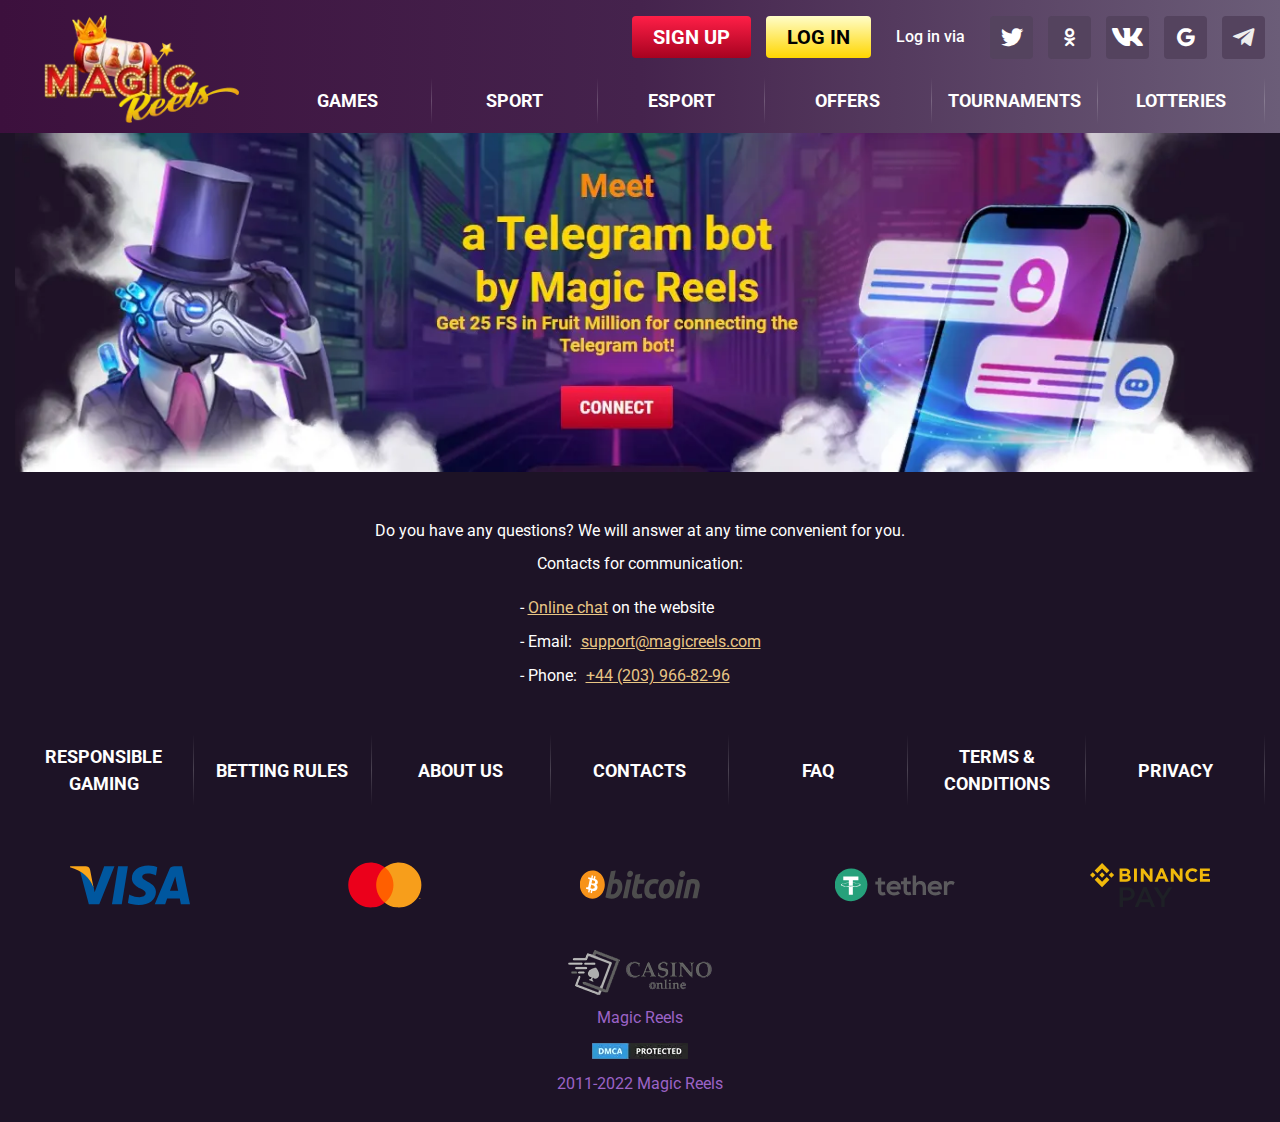
<file: CONTACTS.html>
<!DOCTYPE html>
<html lang="en">

<head>
	<title>Magic Reels | CONTACTS</title>
	<meta name="description" content="Welcome to ⭐ Magic Reels ⭐ | it's CONTACTS page">
	<meta charset="UTF-8">
	<meta name="format-detection" content="telephone=no">
	<link rel="stylesheet" href="css/style.min.css?_v=20220925171110">
	<link rel="shortcut icon" href="img/favicon/favicon-16x16.png">
	<meta name="viewport" content="width=device-width, initial-scale=1.0">
	<link rel="apple-touch-icon" sizes="180x180" href="img/favicon/apple-touch-icon.png">
	<link rel="icon" type="image/png" sizes="32x32" href="img/favicon/favicon-32x32.png">
	<link rel="icon" type="image/png" sizes="16x16" href="img/favicon/favicon-16x16.png">
	<link rel="manifest" href="img/favicon/site.webmanifest">
	<link rel="mask-icon" href="img/favicon/safari-pinned-tab.svg" color="#5bbad5">
	<meta name="msapplication-TileColor" content="#da532c">
	<meta name="theme-color" content="#ffffff">
</head>

<body>
	<div class="wrapper">
		<header id="header" class="header">
			<div class="header__container">
				<div class="header__row">
					<a href="index.html" class="header__logo">
						<picture>
							<source srcset="img/Templates/logo.webp" type="image/webp"><img src="img/Templates/logo.png"
								alt="logo | Magic Reels">
						</picture>
					</a>
					<button type="button" class="menu__icon icon-menu"><span></span></button>
					<div class="header__panel">
						<div class="header__buttons">
							<a href="https://magicreels.com/en#sign-up" class="header__button button">SIGN UP</a>
							<a href="https://magicreels.com/en#sign-in" class="header__button button button_yellow">LOG IN</a>
						</div>
						<div class="header__socials">
							<span>Log in via</span>
							<div class="header__social-icons">
								<a href="#" class="header__social-link _icon-twitter"></a>
								<a href="#" class="header__social-link _icon-odnoklasniki"></a>
								<a href="#" class="header__social-link _icon-vk"></a>
								<a href="#" class="header__social-link _icon-google"></a>
								<a href="#" class="header__social-link _icon-telegram"></a>
							</div>
						</div>
					</div>
					<div class="header__menu menu">
						<nav class="menu__body">
							<ul class="menu__list">
								<li class="menu__item"><a target="_blank" href="https://magicreels.com/en/games/all"
										class="menu__link">GAMES</a></li>
								<li class="menu__item"><a target="_blank" href="https://magicreels.com/en/sports-book"
										class="menu__link">SPORT</a></li>
								<li class="menu__item"><a target="_blank" href="https://magicreels.com/en/esports"
										class="menu__link">ESPORT</a></li>
								<li class="menu__item"><a target="_blank" href="https://magicreels.com/en/promo"
										class="menu__link">OFFERS</a></li>
								<li class="menu__item"><a target="_blank" href="https://magicreels.com/en/tournaments/active"
										class="menu__link">TOURNAMENTS</a></li>
								<li class="menu__item"><a target="_blank" href="https://magicreels.com/en/lotteries/active"
										class="menu__link">LOTTERIES</a>
								</li>
							</ul>
						</nav>
					</div>
				</div>
			</div>
		</header>
		<main class="page">
			<span data-goto-header data-goto=".header" class="page__scroll-to-top">➜</span>
			<div class="page__static-page static-page _contacts">
				<div class="static-page__container">
					<div class="static-page__banner">
						<picture>
							<source srcset="img/Templates/banner-two.webp" type="image/webp"><img loading="lazy"
								src="img/Templates/banner-two.jpg"
								alt="Magic Reels | Get 25 FS In Fruit Million for connecting the Telegram bot!">
						</picture>
					</div>

					<div class="static-page__paragraph">
						<p> Do you have any questions? We will answer at any time convenient for you.</p>
						<p>Contacts for communication:</p>
					</div>
					<div class="static-page__links">
						<div class="static-page__link">- <a rel="nofollow" href="#">Online chat</a><span> on the
								website</span></div>
						<div class="static-page__link"><span>- Email: </span><a rel="nofollow"
								href="mail:support@magicreels.com">support@magicreels.com</a></div>
						<div class="static-page__link"><span>- Phone: </span><a rel="nofollow" href="tel:442039668296">
								+44 (203) 966-82-96</a></div>
					</div>
				</div>
			</div>
		</main>
		<footer class="footer">
			<div class="footer__container">
				<div class="footer__row">
					<div class="footer__menu menu-footer">
						<nav class="menu-footer__body">
							<ul class="menu-footer__list">
								<li class="menu-footer__item"><a href="RESPONSIBLE-GAMING.html" class="menu-footer__link">RESPONSIBLE
										GAMING</a></li>
								<li class="menu-footer__item"><a href="BETTING-RULES.html" class="menu-footer__link">BETTING RULES</a>
								</li>
								<li class="menu-footer__item"><a href="ABOUT-US.html" class="menu-footer__link">ABOUT US</a></li>
								<li class="menu-footer__item"><a href="CONTACTS.html" class="menu-footer__link">CONTACTS</a></li>
								<li class="menu-footer__item"><a href="FAQ.html" class="menu-footer__link">FAQ</a></li>
								<li class="menu-footer__item"><a href="TERMS-CONDITIONS.html" class="menu-footer__link">TERMS &
										CONDITIONS</a></li>
								<li class="menu-footer__item"><a href="PRIVACY.html" class="menu-footer__link">PRIVACY</a></li>
							</ul>
						</nav>
					</div>
					<div class="footer__payments">
						<a href="#" class="footer__payment"><img loading="lazy" src="img/Templates/visa.svg"
								alt="payment visa "></a>
						<a href="#" class="footer__payment"><img loading="lazy" src="img/Templates/mastercard.svg"
								alt=" payment mastercard "></a>
						<a href="#" class="footer__payment"><img loading="lazy" src="img/Templates/bitcoin.svg"
								alt="payment bitcoin "></a>
						<a href="#" class="footer__payment"><img loading="lazy" src="img/Templates/tether.svg"
								alt="payment teather "></a>
						<a href="#" class="footer__payment"><img loading="lazy" src="img/Templates/binance-pay.svg"
								alt="payment binance-pay "></a>
					</div>
				</div>
				<div class="footer__bottom">
					<div class="footer__rules">
						<a href="#">
							<picture>
								<source srcset="img/Templates/newonline.webp" type="image/webp"><img loading="lazy"
									src="img/Templates/newonline.webp" alt="Magic Reels | casino online icon ">
							</picture>
						</a>
						<p>Magic Reels</p>
					</div>
					<div class="footer__providers">
						<a href="#" title="DMCA.com Protection Status">
							<picture>
								<source srcset="img/Templates/dmca-badge-w100-5x1-02.webp" type="image/webp"><img loading="lazy"
									src="img/Templates/dmca-badge-w100-5x1-02.png" alt="DMCA.com Protection Status">
							</picture>
						</a>
					</div>
					<div class="footer__rules">
						<p>2011-2022 Magic Reels </p>
					</div>

				</div>
			</div>
		</footer>
	</div>
	<script src="js/app.min.js?_v=20220925171110"></script>
</body>

</html>
</file>
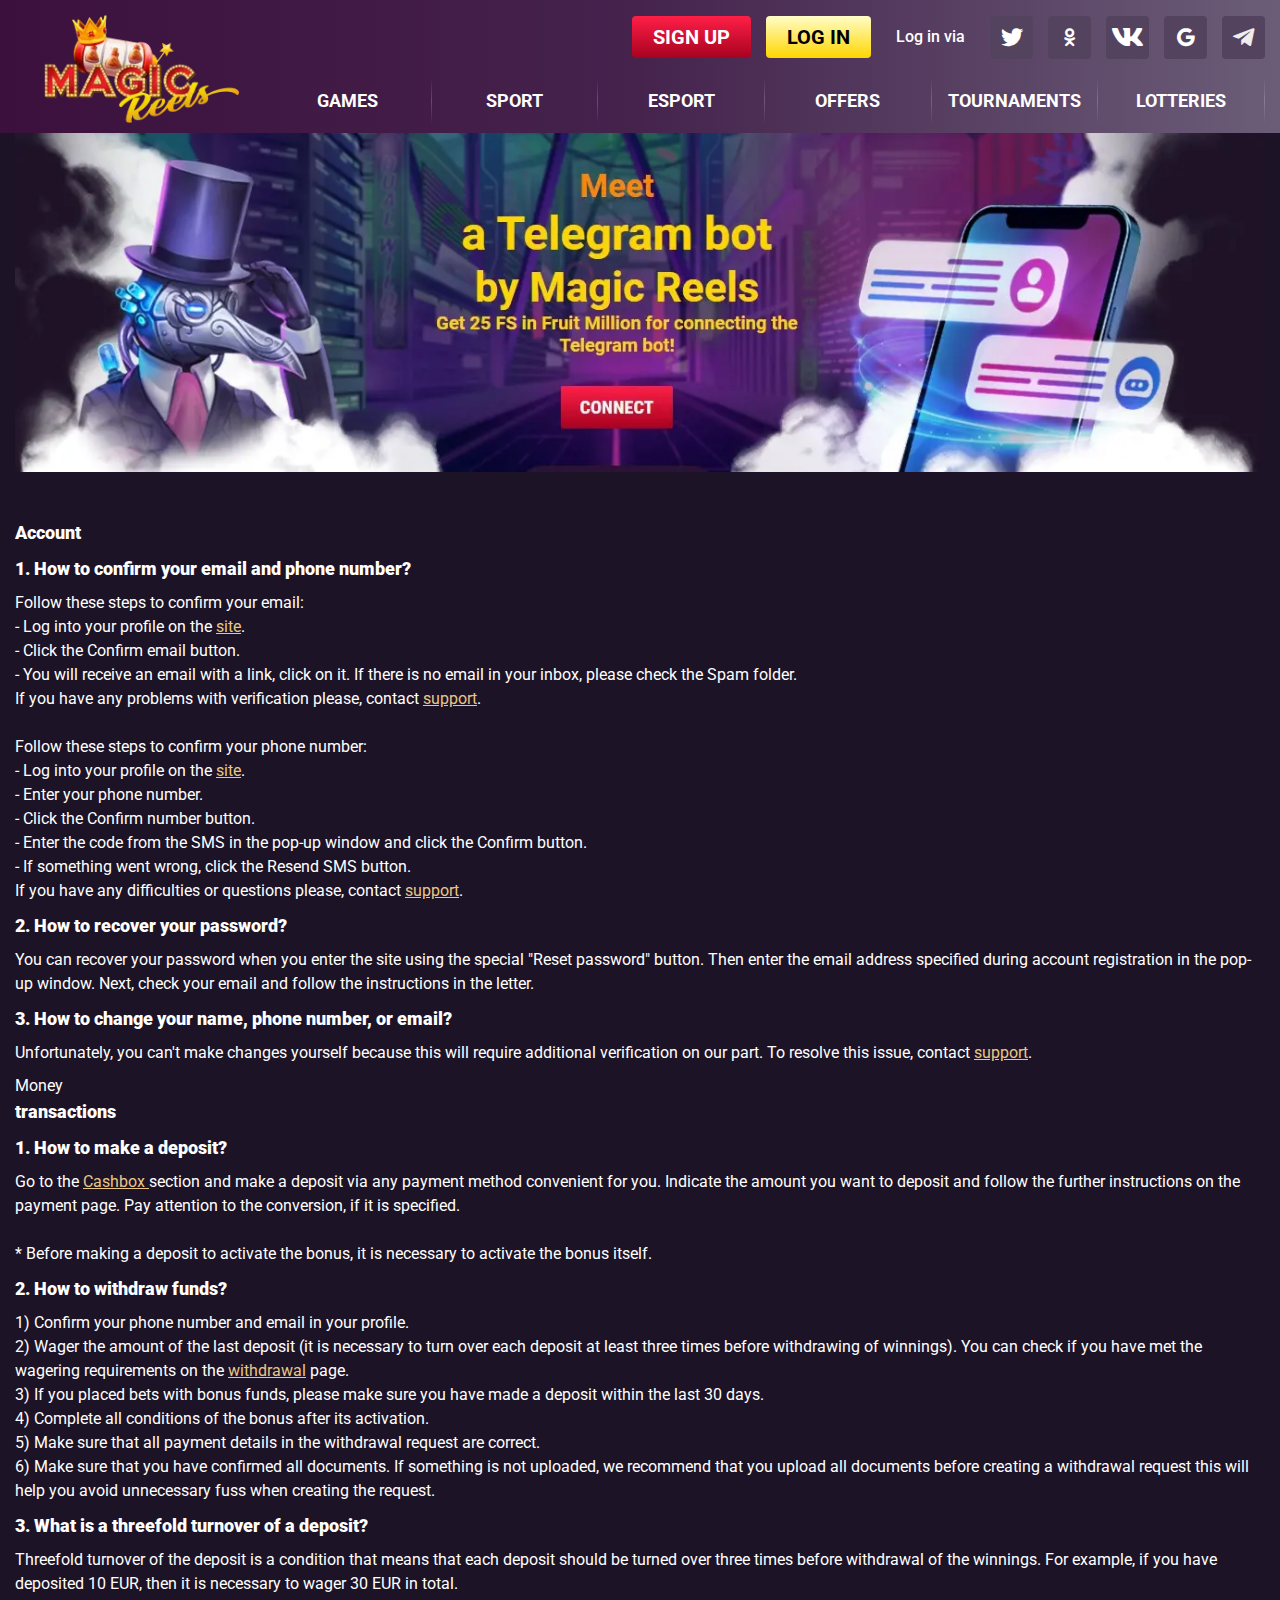
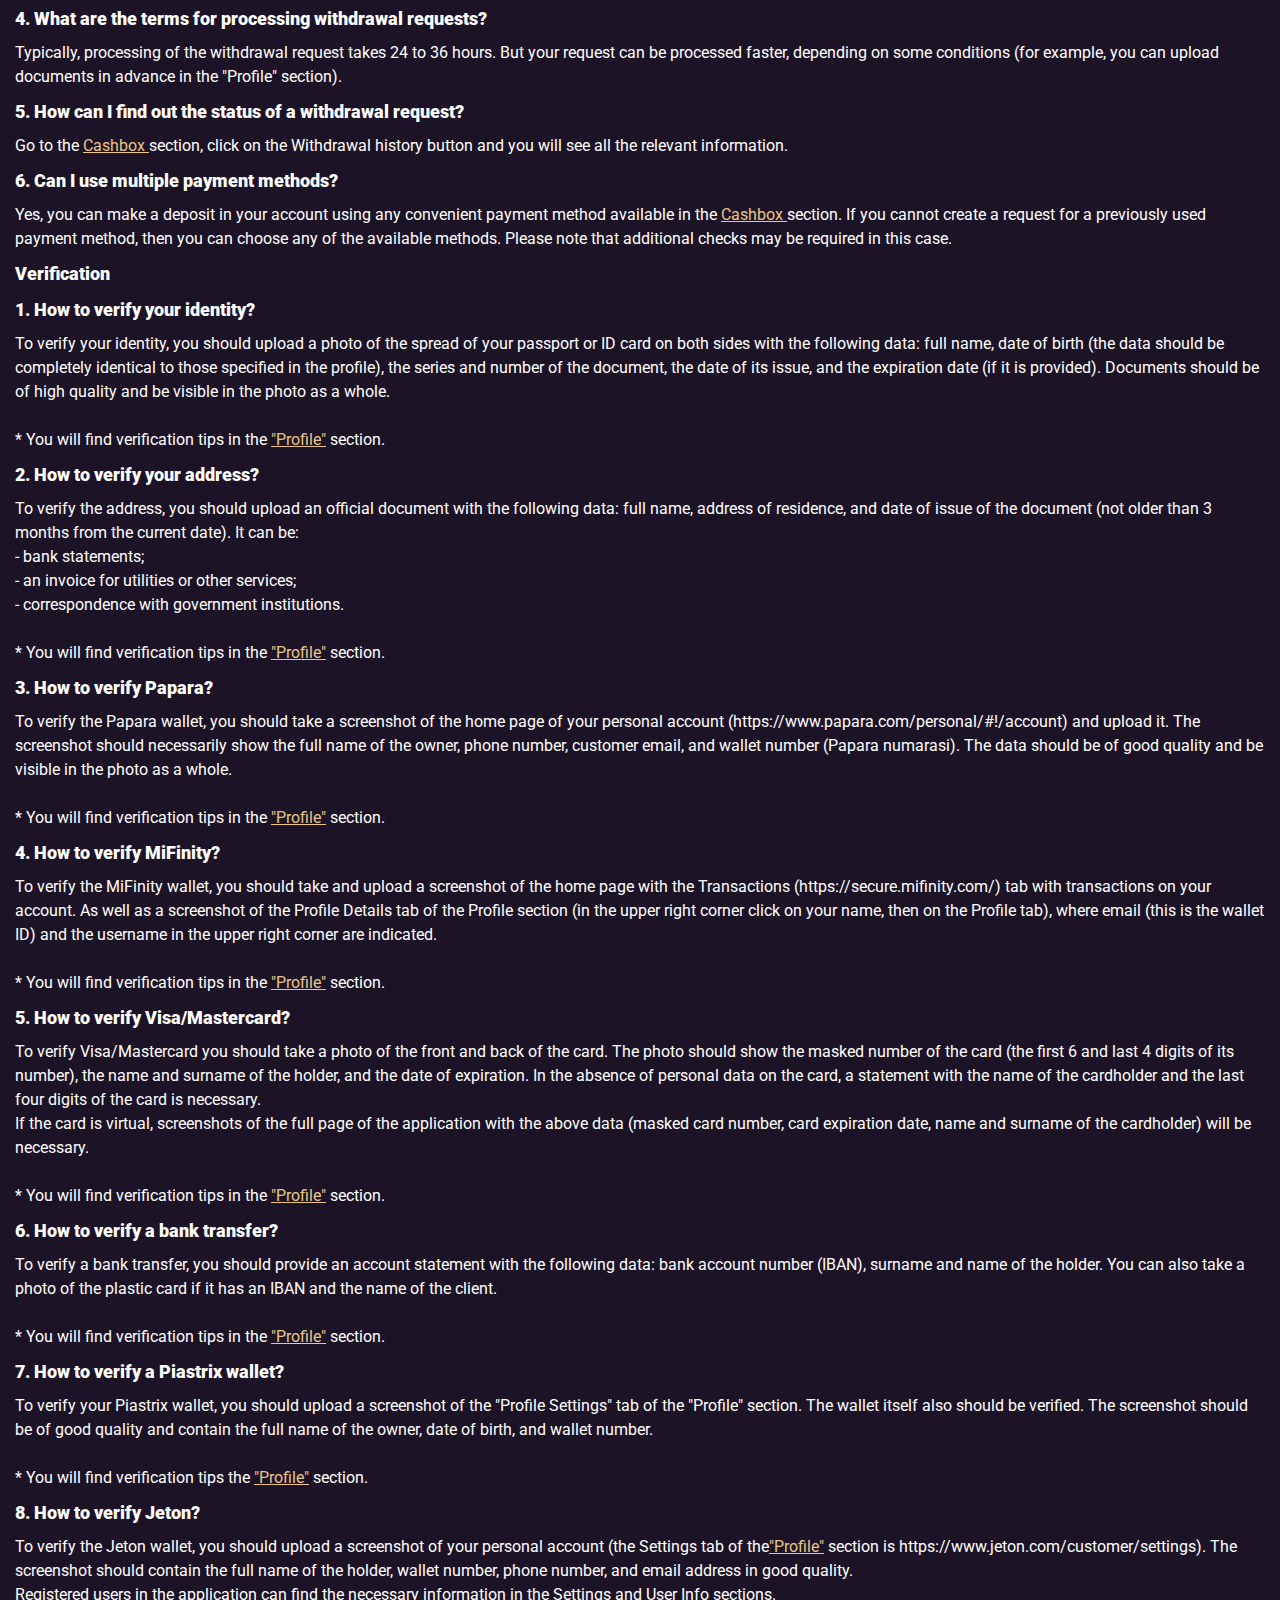
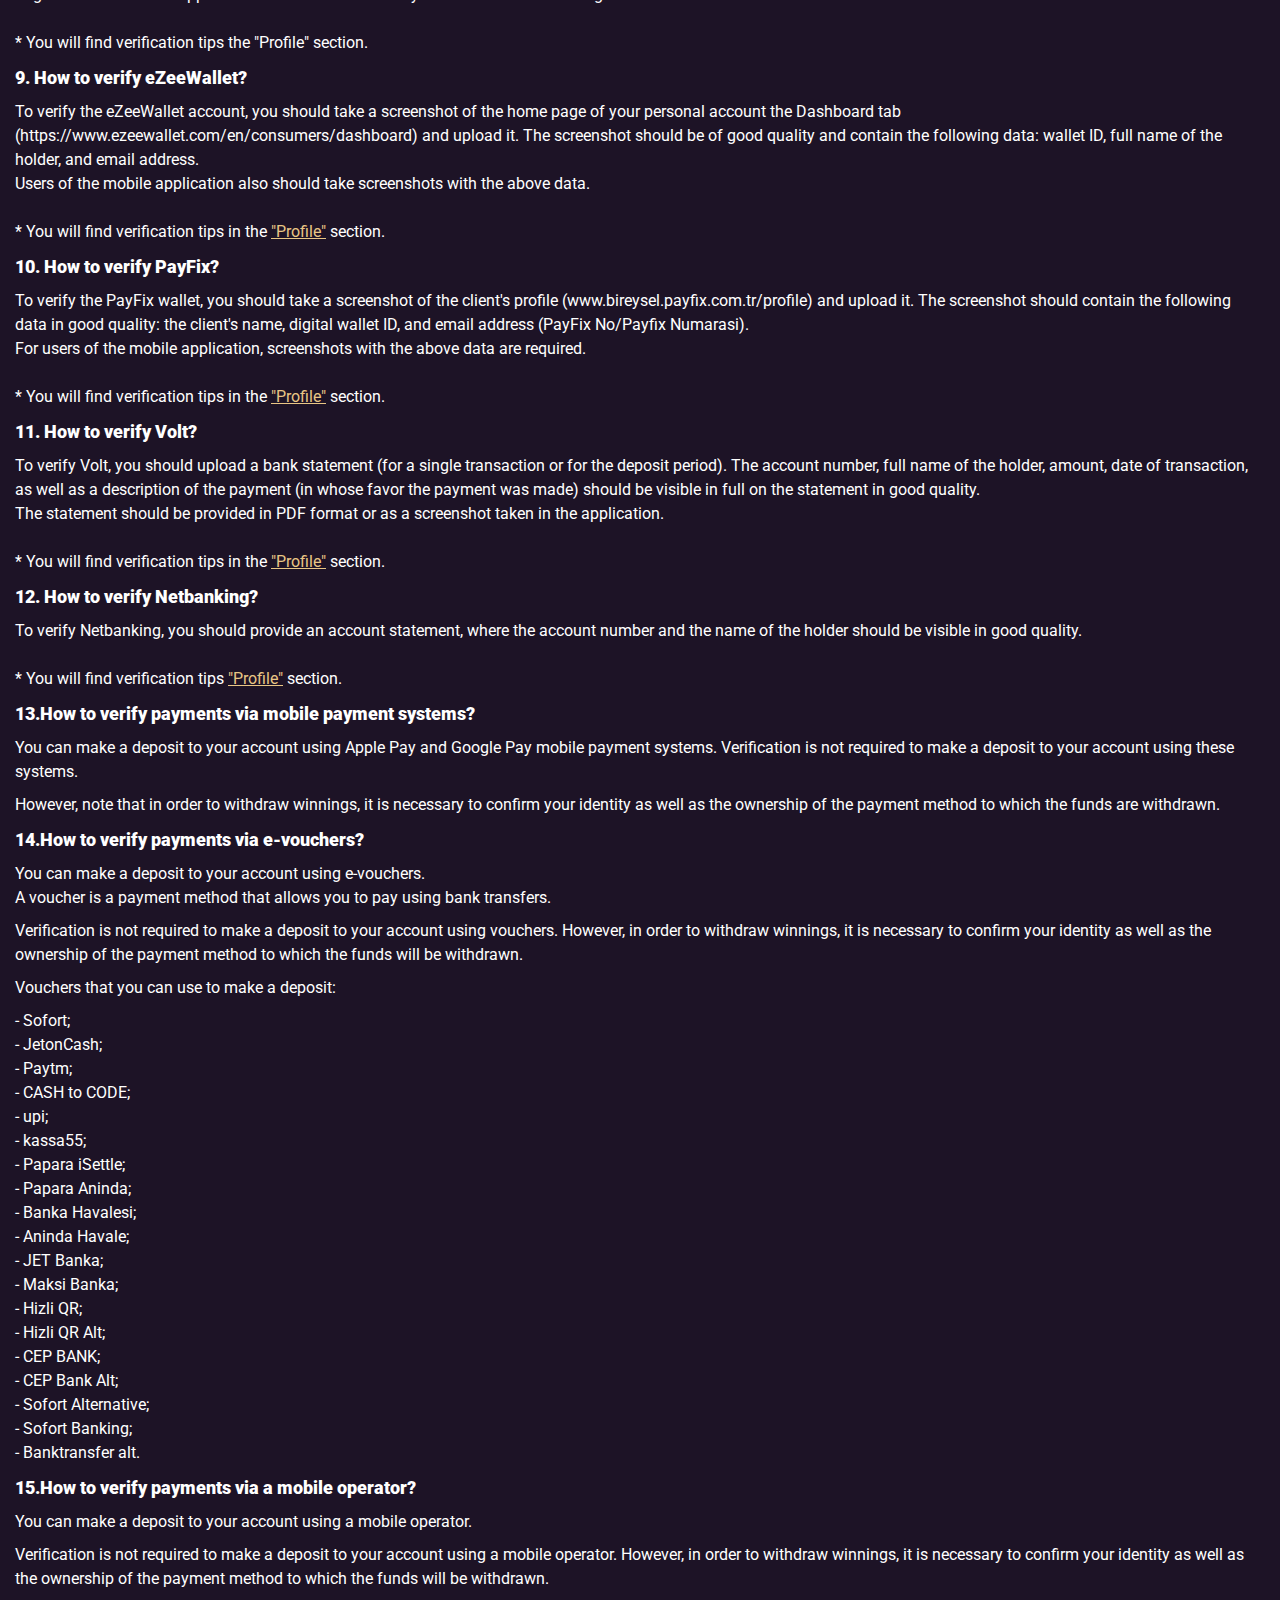
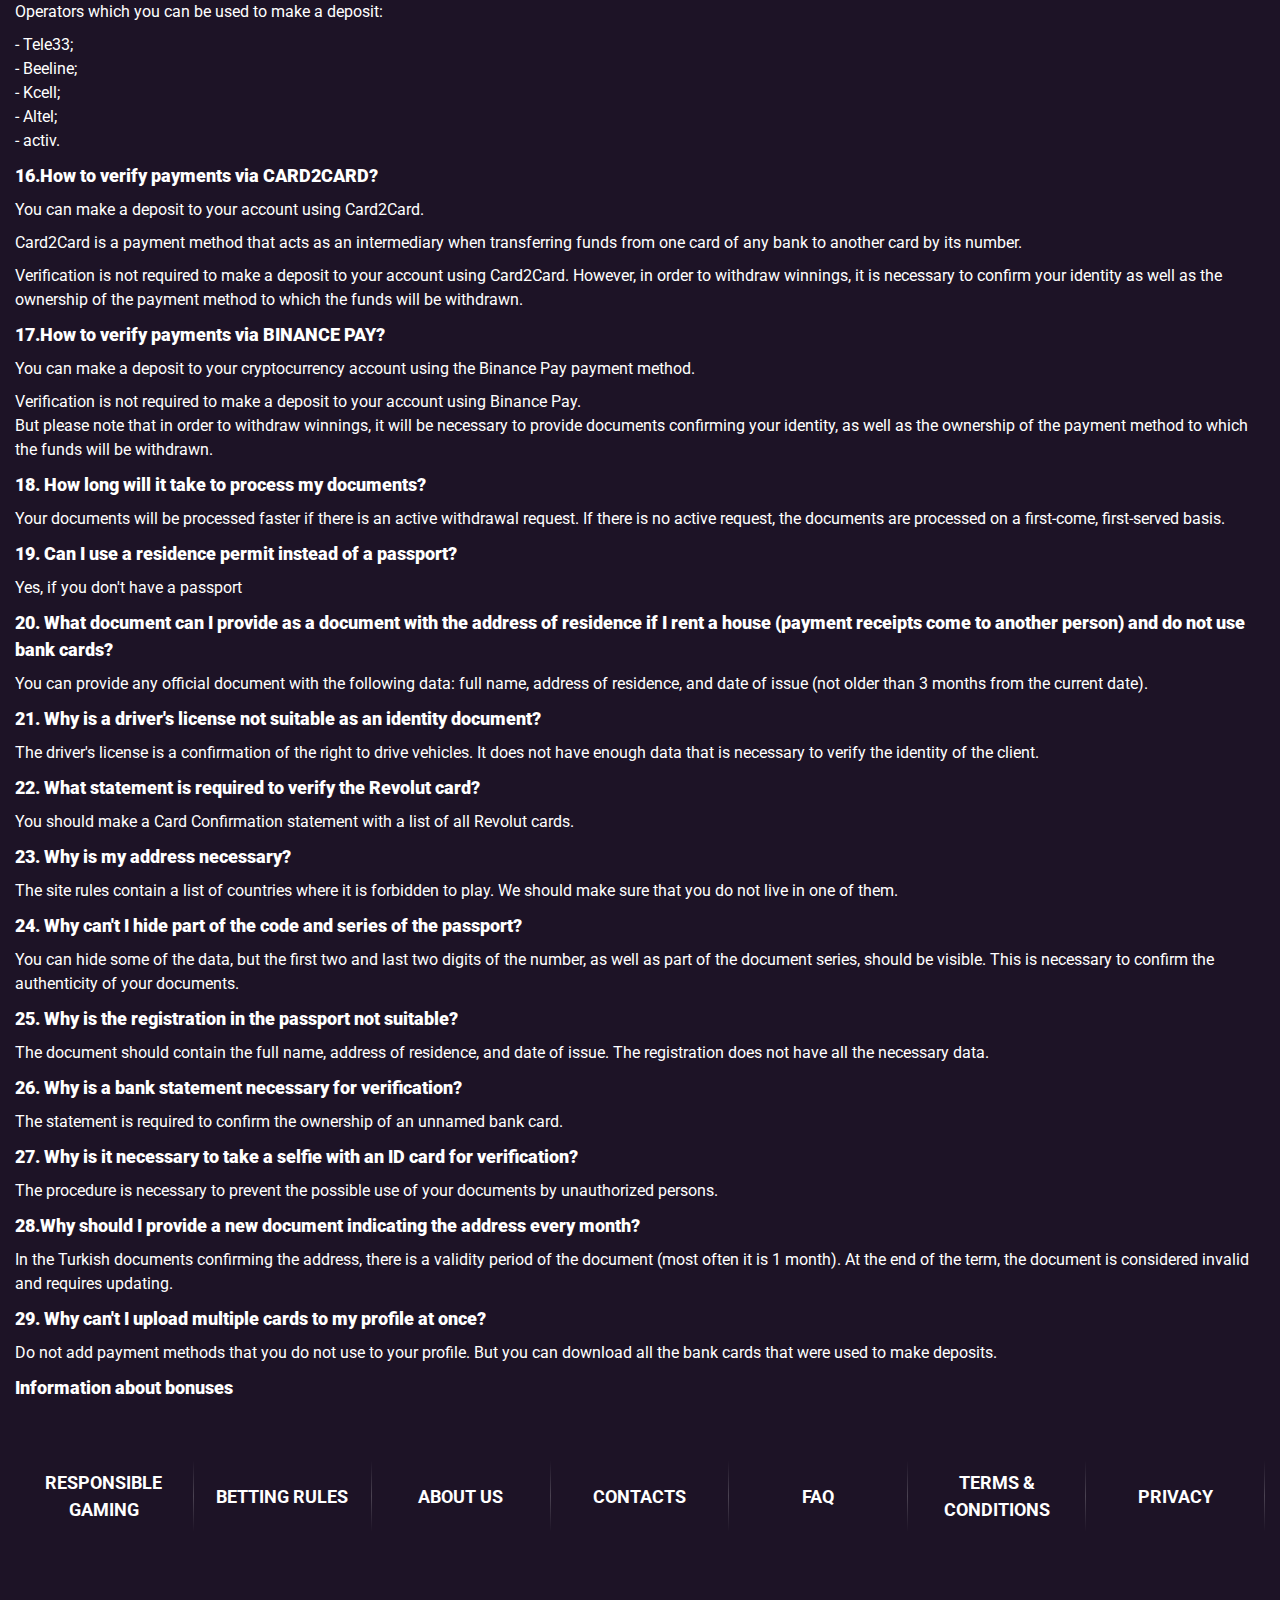
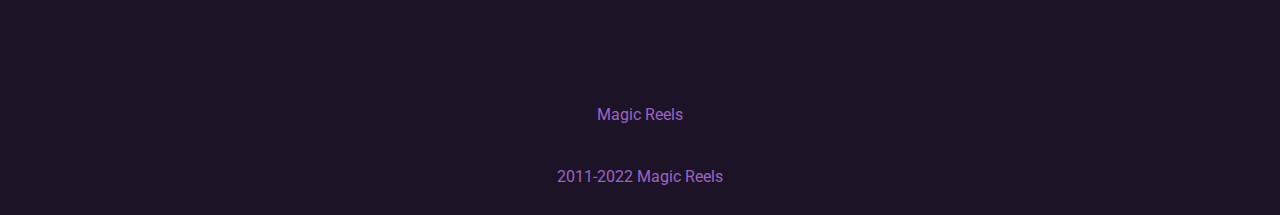
<file: FAQ.html>
<!DOCTYPE html>
<html lang="en">

<head>
	<title>Magic Reels | FAQ</title>
	<meta name="description" content="Welcome to ⭐ Magic Reels ⭐ | it's FAQ page">
	<meta charset="UTF-8">
	<meta name="format-detection" content="telephone=no">
	<link rel="stylesheet" href="css/style.min.css?_v=20220925171110">
	<link rel="shortcut icon" href="img/favicon/favicon-16x16.png">
	<meta name="viewport" content="width=device-width, initial-scale=1.0">
	<link rel="apple-touch-icon" sizes="180x180" href="img/favicon/apple-touch-icon.png">
	<link rel="icon" type="image/png" sizes="32x32" href="img/favicon/favicon-32x32.png">
	<link rel="icon" type="image/png" sizes="16x16" href="img/favicon/favicon-16x16.png">
	<link rel="manifest" href="img/favicon/site.webmanifest">
	<link rel="mask-icon" href="img/favicon/safari-pinned-tab.svg" color="#5bbad5">
	<meta name="msapplication-TileColor" content="#da532c">
	<meta name="theme-color" content="#ffffff">
</head>

<body>
	<div class="wrapper">
		<header id="header" class="header">
			<div class="header__container">
				<div class="header__row">
					<a href="index.html" class="header__logo">
						<picture>
							<source srcset="img/Templates/logo.webp" type="image/webp"><img src="img/Templates/logo.png"
								alt="logo | Magic Reels">
						</picture>
					</a>
					<button type="button" class="menu__icon icon-menu"><span></span></button>
					<div class="header__panel">
						<div class="header__buttons">
							<a href="https://magicreels.com/en#sign-up" class="header__button button">SIGN UP</a>
							<a href="https://magicreels.com/en#sign-in" class="header__button button button_yellow">LOG IN</a>
						</div>
						<div class="header__socials">
							<span>Log in via</span>
							<div class="header__social-icons">
								<a href="#" class="header__social-link _icon-twitter"></a>
								<a href="#" class="header__social-link _icon-odnoklasniki"></a>
								<a href="#" class="header__social-link _icon-vk"></a>
								<a href="#" class="header__social-link _icon-google"></a>
								<a href="#" class="header__social-link _icon-telegram"></a>
							</div>
						</div>
					</div>
					<div class="header__menu menu">
						<nav class="menu__body">
							<ul class="menu__list">
								<li class="menu__item"><a target="_blank" href="https://magicreels.com/en/games/all"
										class="menu__link">GAMES</a></li>
								<li class="menu__item"><a target="_blank" href="https://magicreels.com/en/sports-book"
										class="menu__link">SPORT</a></li>
								<li class="menu__item"><a target="_blank" href="https://magicreels.com/en/esports"
										class="menu__link">ESPORT</a></li>
								<li class="menu__item"><a target="_blank" href="https://magicreels.com/en/promo"
										class="menu__link">OFFERS</a></li>
								<li class="menu__item"><a target="_blank" href="https://magicreels.com/en/tournaments/active"
										class="menu__link">TOURNAMENTS</a></li>
								<li class="menu__item"><a target="_blank" href="https://magicreels.com/en/lotteries/active"
										class="menu__link">LOTTERIES</a>
								</li>
							</ul>
						</nav>
					</div>
				</div>
			</div>
		</header>
		<main class="page">
			<span data-goto-header data-goto=".header" class="page__scroll-to-top">➜</span>
			<div class="page__static-page static-page">
				<div class="static-page__container">
					<div class="static-page__banner">
						<picture>
							<source srcset="img/Templates/banner-two.webp" type="image/webp"><img loading="lazy"
								src="img/Templates/banner-two.jpg"
								alt="Magic Reels | Get 25 FS In Fruit Million for connecting the Telegram bot!">
						</picture>
					</div>
					<div class="static-page__paragraph">
						<p><span><strong>Account</strong></span></p>
						<p><span><strong>1. How to confirm your email and phone
									number?</strong></span></p>
						<p><span>Follow these steps to confirm your
								email:</span><br /><span> - Log into your profile on the <a href=" #">site</a>.</span><br /><span> -
								Click
								the Confirm email button.</span><br /><span> - You will receive an
								email with a link, click on it. If there is no email in your inbox, please check the Spam
								folder.</span><br /><span> If you have any problems with verification
								please, contact <a>support</a>.</span><br /> <br /><span> Follow these
								steps to confirm your phone number:</span><br /><span> - Log into your profile
								on the <a href=" #">site</a>.</span><br /><span> -
								Enter your phone number.</span><br /><span> - Click the Confirm
								number button.</span><br /><span> - Enter the code from the SMS in the
								pop-up window and click the Confirm button.</span><br /><span> -
								If something went wrong, click the Resend SMS button.</span><br /><span> If you have any difficulties or
								questions please, contact <a>support</a>.</span></p>
						<p><span><strong>2. How to recover your
									password?</strong></span></p>
						<p><span>You can recover your password when you enter the
								site using the special "Reset password" button. Then enter the email address specified during account
								registration in the pop-up window. Next, check your email and follow the instructions in the
								letter.</span></p>
						<p><span><strong>3. How to change your name, phone number,
									or email?</strong></span></p>
						<p><span>Unfortunately, you can't make changes
								yourself because this will require additional verification on our part. To resolve this issue, contact
								<a>support</a>.</span></p>
						<p><span>Money <strong>transactions</strong></span></p>
						<p><span><strong>1. How to make a deposit?</strong></span>
						</p>
						<p><span>Go to the <a href="#"> Cashbox </a> section and make a deposit via any payment method
								convenient for you. Indicate the amount you want to deposit and follow the further instructions on the
								payment page. Pay attention to the conversion, if it is specified.</span><br /> <br /><span> * Before
								making a deposit to activate the bonus, it is necessary to activate
								the bonus itself.</span></p>
						<p><span><strong>2. How to withdraw funds?</strong></span>
						</p>
						<p><span>1) Confirm your phone number and email in your
								profile.</span><br /><span> 2) Wager the amount of the last deposit (it is
								necessary to turn over each deposit at least three times before withdrawing of winnings). You can check
								if you have met the wagering requirements on the <span><a href="#"><span>withdrawal</span></a>
									<a href="#"></a></span>page.</span><br /><span> 3) If you placed bets with bonus funds, please make
								sure you have made a
								deposit within the last 30 days.</span><br /><span> 4) Complete all conditions
								of the bonus after its activation.</span><br /><span> 5) Make sure that all
								payment details in the withdrawal request are correct.</span><br /><span> 6)
								Make sure that you have confirmed all documents. If something is not uploaded, we recommend that you
								upload all documents before creating a withdrawal request this will help you avoid unnecessary
								fuss when creating the request.</span></p>
						<p><span><strong>3. What is a threefold turnover of a
									deposit?</strong></span></p>
						<p><span>Threefold turnover of the deposit is a condition
								that means that each deposit should be turned over three times before withdrawal of the winnings. For
								example, if you have deposited 10 EUR, then it is necessary to wager 30 EUR in total.</span></p>
						<p><span><strong>4. What are the terms for processing
									withdrawal requests?</strong></span></p>
						<p><span>Typically, processing of the withdrawal request
								takes 24 to 36 hours. But your request can be processed faster, depending on some conditions (for
								example, you can upload documents in advance in the "Profile" section).</span></p>
						<p><span><strong>5. How can I find out the status of a
									withdrawal request?</strong></span></p>
						<p><span>Go to the <a href="#"> Cashbox </a> section, click on the Withdrawal
								history button and you will see all the relevant information.</span></p>
						<p><span><strong>6. Can I use multiple payment
									methods?</strong></span></p>
						<p><span>Yes, you can make a deposit in your account using
								any convenient payment method available in the <a href="#"> Cashbox </a> section. If you cannot create a
								request for a
								previously used payment method, then you can choose any of the available methods. Please note that
								additional checks may be required in this case.</span></p>
						<p><span><strong>Verification</strong></span></p>
						<p><span><strong>1. How to verify your
									identity?</strong></span></p>
						<p><span>To verify your identity, you should upload a
								photo of the spread of your passport or ID card on both sides with the following data: full name, date
								of birth (the data should be completely identical to those specified in the profile), the series and
								number of the document, the date of its issue, and the expiration date (if it is provided). Documents
								should be of high quality and be visible in the photo as a whole.</span><br /> <br /><span> * You will
								find verification tips in the <a href=" #">"Profile"</a> section.</span></p>
						<p><span><strong>2. How to verify your
									address?</strong></span></p>
						<p><span>To verify the address, you should upload an
								official document with the following data: full name, address of residence, and date of issue of the
								document (not older than 3 months from the current date). It can be:</span><br /><span> - bank
								statements;</span><br /><span> - an invoice for
								utilities or other services;</span><br /><span> - correspondence with government
								institutions.</span><br /> <br /><span> * You will find verification tips in the
								<a href=" #">"Profile"</a> section.</span></p>
						<p><span><strong>3. How to verify Papara?</strong></span>
						</p>
						<p><span>To verify the Papara wallet, you should take a
								screenshot of the home page of your personal account (https://www.papara.com/personal/#!/account) and
								upload it. The screenshot should necessarily show the full name of the owner, phone number, customer
								email, and wallet number (Papara numarasi). The data should be of good quality and be visible in the
								photo as a whole.</span><br /> <br /><span> * You will find verification tips in
								the <a href=" #">"Profile"</a> section.</span></p>
						<p><span><strong>4. How to verify
									MiFinity?</strong></span></p>
						<p><span>To verify the MiFinity wallet, you should take
								and upload a screenshot of the home page with the Transactions (https://secure.mifinity.com/) tab with
								transactions on your account. As well as a screenshot of the Profile Details tab of the
								Profile section (in the upper right corner click on your name, then on the
								Profile tab), where email (this is the wallet ID) and the username in the upper right
								corner are indicated.</span><br /> <br /><span> * You will find verification
								tips in the <a href=" #">"Profile"</a> section.</span></p>
						<p><span><strong>5. How to verify
									Visa/Mastercard?</strong></span></p>
						<p><span>To verify Visa/Mastercard you should take a photo
								of the front and back of the card. The photo should show the masked number of the card (the first 6 and
								last 4 digits of its number), the name and surname of the holder, and the date of expiration. In the
								absence of personal data on the card, a statement with the name of the cardholder and the last four
								digits of the card is necessary.</span><br /><span> If the card is virtual,
								screenshots of the full page of the application with the above data (masked card number, card expiration
								date, name and surname of the cardholder) will be necessary.</span><br /> <br /><span> * You will find
								verification tips in the <a href=" #">"Profile"</a> section.</span></p>
						<p><span><strong>6. How to verify a bank
									transfer?</strong></span></p>
						<p><span>To verify a bank transfer, you should provide an
								account statement with the following data: bank account number (IBAN), surname and name of the holder.
								You can also take a photo of the plastic card if it has an IBAN and the name of the client.</span><br />
							<br /><span> * You will find verification tips in the <a href=" #">"Profile"</a> section.</span>
						</p>
						<p><span><strong>7. How to verify a Piastrix
									wallet?</strong></span></p>
						<p><span>To verify your Piastrix wallet, you should upload
								a screenshot of the "Profile Settings" tab of the "Profile" section. The wallet itself also should be
								verified. The screenshot should be of good quality and contain the full name of the owner, date of
								birth, and wallet number.</span><br /> <br /><span> * You will find verification
								tips the <a href=" #">"Profile"</a> section.</span></p>
						<p><span><strong>8. How to verify Jeton?</strong></span>
						</p>
						<p><span>To verify the Jeton wallet, you should upload a
								screenshot of your personal account (the Settings tab of the<a href=" #">"Profile"</a> section is
								https://www.jeton.com/customer/settings). The screenshot should contain the full name of the holder,
								wallet number, phone number, and email address in good quality.</span><br /><span> Registered users in
								the application can find the necessary information in the
								Settings and User Info sections.</span><br /> <br /><span> * You will find verification tips the
								"Profile" section.</span></p>
						<p><span><strong>9. How to verify
									eZeeWallet?</strong></span></p>
						<p><span>To verify the eZeeWallet account, you should take
								a screenshot of the home page of your personal account the Dashboard tab
								(https://www.ezeewallet.com/en/consumers/dashboard) and upload it. The screenshot should be of good
								quality and contain the following data: wallet ID, full name of the holder, and email
								address.</span><br /><span> Users of the mobile application also should take
								screenshots with the above data.</span><br /> <br /><span> * You will find
								verification tips in the <a href=" #">"Profile"</a> section.</span></p>
						<p><span><strong>10. How to verify PayFix?</strong></span>
						</p>
						<p><span>To verify the PayFix wallet, you should take a
								screenshot of the client's profile (www.bireysel.payfix.com.tr/profile) and upload it. The screenshot
								should contain the following data in good quality: the client's name, digital wallet ID, and email
								address (PayFix No/Payfix Numarasi). </span><br /><span> For users of the mobile
								application, screenshots with the above data are required. </span><br /> <br /><span> * You will find
								verification tips in the <a href=" #">"Profile"</a> section.</span></p>
						<p><span><strong>11. How to verify Volt?</strong></span>
						</p>
						<p><span>To verify Volt, you should upload a bank
								statement (for a single transaction or for the deposit period). The account number, full name of the
								holder, amount, date of transaction, as well as a description of the payment (in whose favor the payment
								was made) should be visible in full on the statement in good quality. </span><br /><span> The statement
								should be provided in PDF format or as a screenshot taken in the
								application.</span><br /> <br /><span> * You will find verification tips in the
								<a href=" #">"Profile"</a> section.</span></p>
						<p><span><strong>12. How to verify
									Netbanking?</strong></span></p>
						<p><span>To verify Netbanking, you should provide an
								account statement, where the account number and the name of the holder should be visible in good
								quality.</span><br /> <br /><span> * You will find verification tips <a href=" #">"Profile"</a>
								section.</span></p>
						<p><span><strong>13.How to verify payments via
									mobile payment systems?</strong></span></p>
						<p><span>You
								can make a deposit to your account using Apple Pay and Google Pay mobile payment systems. Verification
								is not required to make a deposit to your account using these systems.</span></p>
						<p><span>However,
								note that in order to withdraw winnings, it is necessary to confirm your identity as well as the
								ownership of the payment method to which the funds are withdrawn.</span></p>
						<p><span><strong>14.How to verify payments via
									e-vouchers?</strong></span></p>
						<p><span>You
								can make a deposit to your account using e-vouchers.<br />A voucher is a payment method that allows you
								to pay using bank transfers.</span></p>
						<p><span>Verification
								is not required to make a deposit to your account using vouchers. However, in order to withdraw
								winnings, it is necessary to confirm your identity as well as the ownership of the payment method to
								which the funds will be withdrawn.</span></p>
						<p><span>Vouchers
								that you can use to make a deposit:</span></p>
						<p><span>-
								Sofort; <br />- JetonCash; <br />- Paytm; <br />- CASH to CODE; <br />- upi; <br />- kassa55; <br />-
								Papara iSettle; <br />- Papara Aninda; <br />- Banka Havalesi;<br />- Aninda Havale; <br />- JET Banka;
								<br />- Maksi Banka; <br />- Hizli QR; <br />- Hizli QR Alt; <br />- CEP BANK; <br />- CEP Bank Alt;
								<br />- Sofort Alternative; <br />- Sofort Banking; <br />- Banktransfer alt.</span></p>
						<p><span><strong>15.How to verify payments via a
									mobile operator?</strong></span></p>
						<p><span>You
								can make a deposit to your account using a mobile operator.</span></p>
						<p><span>Verification
								is not required to make a deposit to your account using a mobile operator. However, in order to withdraw
								winnings, it is necessary to confirm your identity as well as the ownership of the payment method to
								which the funds will be withdrawn.</span></p>
						<p><span>Operators
								which you can be used to make a deposit:</span></p>
						<p><span>-
								Tele33;<br />- Beeline;<br />- Kcell;<br />- Altel;<br />- activ.</span></p>
						<p><span><strong>16.How to verify payments via
									CARD2CARD?</strong></span></p>
						<p><span>You
								can make a deposit to your account using Card2Card.</span></p>
						<p><span>Card2Card
								is a payment method that acts as an intermediary when transferring funds from one card of any bank to
								another card by its number.</span></p>
						<p><span>Verification
								is not required to make a deposit to your account using Card2Card. However, in order to withdraw
								winnings, it is necessary to confirm your identity as well as the ownership of the payment method to
								which the funds will be withdrawn. </span></p>
						<p><span><strong>17.How to verify payments via
									BINANCE PAY?</strong></span></p>
						<p><span>You
								can make a deposit to your cryptocurrency account using the Binance Pay payment method.</span></p>
						<p><span>Verification
								is not required to make a deposit to your account using Binance Pay.<br />But please note that in order
								to withdraw winnings, it will be necessary to provide documents confirming your identity, as well as the
								ownership of the payment method to which the funds will be withdrawn. </span></p>
						<p><span><strong>18. How long will it take to process my
									documents?</strong></span></p>
						<p><span>Your documents will be processed faster if there
								is an active withdrawal request. If there is no active request, the documents are processed on a
								first-come, first-served basis.</span></p>
						<p><span><strong>19. Can I use a residence permit instead
									of a passport?</strong></span></p>
						<p><span>Yes, if you don't have a passport</span>
						</p>
						<p><span><strong>20. What document can I provide as a
									document with the address of residence if I rent a house (payment receipts come to another person) and
									do not use bank cards?</strong></span></p>
						<p><span>You can provide any official document with the
								following data: full name, address of residence, and date of issue (not older than 3 months from the
								current date).</span></p>
						<p><span><strong>21. Why is a driver's license not
									suitable as an identity document?</strong></span></p>
						<p><span>The driver's license is a confirmation of the
								right to drive vehicles. It does not have enough data that is necessary to verify the identity of the
								client.</span></p>
						<p><span><strong>22. What statement is required to verify
									the Revolut card?</strong></span></p>
						<p><span>You should make a Card Confirmation statement
								with a list of all Revolut cards.</span></p>
						<p><span><strong>23. Why is my address
									necessary?</strong></span></p>
						<p><span>The site rules contain a list of countries where
								it is forbidden to play. We should make sure that you do not live in one of them.</span></p>
						<p><span><strong>24. Why can't I hide part of the code and
									series of the passport?</strong></span></p>
						<p><span>You can hide some of the data, but the first two
								and last two digits of the number, as well as part of the document series, should be visible. This is
								necessary to confirm the authenticity of your documents.</span></p>
						<p><span><strong>25. Why is the registration in the
									passport not suitable?</strong></span></p>
						<p><span>The document should contain the full name,
								address of residence, and date of issue. The registration does not have all the necessary data.</span>
						</p>
						<p><span><strong>26. Why is a bank statement necessary for
									verification?</strong></span></p>
						<p><span>The statement is required to confirm the
								ownership of an unnamed bank card.</span></p>
						<p><span><strong>27. Why is it necessary to take a selfie
									with an ID card for verification?</strong></span></p>
						<p><span>The procedure is necessary to prevent the
								possible use of your documents by unauthorized persons.</span></p>
						<p><span><strong>28.Why should I provide a new
									document indicating the address every month?</strong></span></p>
						<p><span>In
								the Turkish documents confirming the address, there is a validity period of the document (most often it
								is 1 month). At the end of the term, the document is considered invalid and requires updating.</span>
						</p>
						<p><span><strong>29. Why can't I upload multiple cards to
									my profile at once?</strong></span></p>
						<p><span>Do not add payment methods that you do not use to
								your profile. But you can download all the bank cards that were used to make deposits.</span></p>
						<p><span><strong>Information about bonuses</strong></span>
						</p>
					</div>
				</div>
			</div>
		</main>
		<footer class="footer">
			<div class="footer__container">
				<div class="footer__row">
					<div class="footer__menu menu-footer">
						<nav class="menu-footer__body">
							<ul class="menu-footer__list">
								<li class="menu-footer__item"><a href="RESPONSIBLE-GAMING.html" class="menu-footer__link">RESPONSIBLE
										GAMING</a></li>
								<li class="menu-footer__item"><a href="BETTING-RULES.html" class="menu-footer__link">BETTING RULES</a>
								</li>
								<li class="menu-footer__item"><a href="ABOUT-US.html" class="menu-footer__link">ABOUT US</a></li>
								<li class="menu-footer__item"><a href="CONTACTS.html" class="menu-footer__link">CONTACTS</a></li>
								<li class="menu-footer__item"><a href="FAQ.html" class="menu-footer__link">FAQ</a></li>
								<li class="menu-footer__item"><a href="TERMS-CONDITIONS.html" class="menu-footer__link">TERMS &
										CONDITIONS</a></li>
								<li class="menu-footer__item"><a href="PRIVACY.html" class="menu-footer__link">PRIVACY</a></li>
							</ul>
						</nav>
					</div>
					<div class="footer__payments">
						<a href="#" class="footer__payment"><img loading="lazy" src="img/Templates/visa.svg"
								alt="payment visa "></a>
						<a href="#" class="footer__payment"><img loading="lazy" src="img/Templates/mastercard.svg"
								alt=" payment mastercard "></a>
						<a href="#" class="footer__payment"><img loading="lazy" src="img/Templates/bitcoin.svg"
								alt="payment bitcoin "></a>
						<a href="#" class="footer__payment"><img loading="lazy" src="img/Templates/tether.svg"
								alt="payment teather "></a>
						<a href="#" class="footer__payment"><img loading="lazy" src="img/Templates/binance-pay.svg"
								alt="payment binance-pay "></a>
					</div>
				</div>
				<div class="footer__bottom">
					<div class="footer__rules">
						<a href="#">
							<picture>
								<source srcset="img/Templates/newonline.webp" type="image/webp"><img loading="lazy"
									src="img/Templates/newonline.webp" alt="Magic Reels | casino online icon ">
							</picture>
						</a>
						<p>Magic Reels</p>
					</div>
					<div class="footer__providers">
						<a href="#" title="DMCA.com Protection Status">
							<picture>
								<source srcset="img/Templates/dmca-badge-w100-5x1-02.webp" type="image/webp"><img loading="lazy"
									src="img/Templates/dmca-badge-w100-5x1-02.png" alt="DMCA.com Protection Status">
							</picture>
						</a>
					</div>
					<div class="footer__rules">
						<p>2011-2022 Magic Reels </p>
					</div>

				</div>
			</div>
		</footer>
	</div>
	<script src="js/app.min.js?_v=20220925171110"></script>
</body>

</html>
</file>
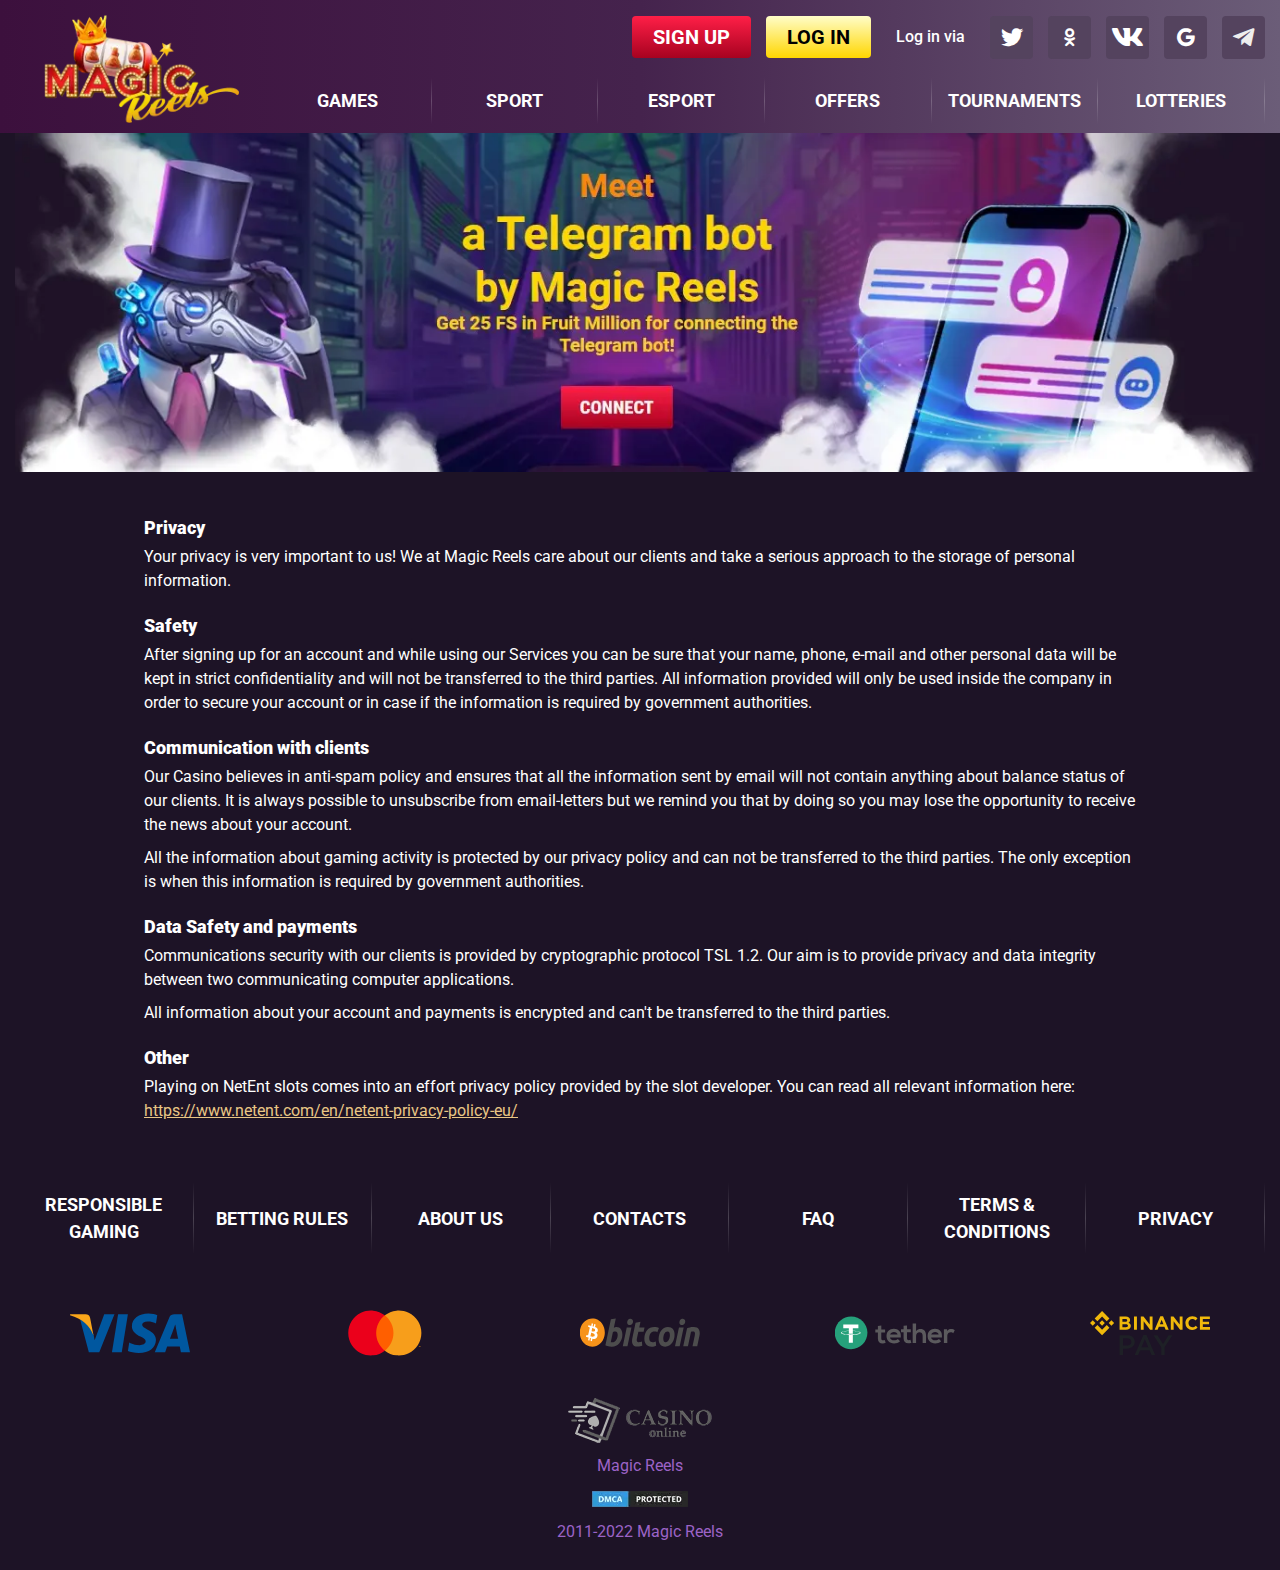
<file: PRIVACY.html>
<!DOCTYPE html>
<html lang="en">

<head>
	<title>Magic Reels | PRIVACY</title>
	<meta name="description" content="Welcome to ⭐ Magic Reels ⭐ | it's PRIVACY page">
	<meta charset="UTF-8">
	<meta name="format-detection" content="telephone=no">
	<link rel="stylesheet" href="css/style.min.css?_v=20220925171110">
	<link rel="shortcut icon" href="img/favicon/favicon-16x16.png">
	<meta name="viewport" content="width=device-width, initial-scale=1.0">
	<link rel="apple-touch-icon" sizes="180x180" href="img/favicon/apple-touch-icon.png">
	<link rel="icon" type="image/png" sizes="32x32" href="img/favicon/favicon-32x32.png">
	<link rel="icon" type="image/png" sizes="16x16" href="img/favicon/favicon-16x16.png">
	<link rel="manifest" href="img/favicon/site.webmanifest">
	<link rel="mask-icon" href="img/favicon/safari-pinned-tab.svg" color="#5bbad5">
	<meta name="msapplication-TileColor" content="#da532c">
	<meta name="theme-color" content="#ffffff">
</head>

<body>
	<div class="wrapper">
		<header id="header" class="header">
			<div class="header__container">
				<div class="header__row">
					<a href="index.html" class="header__logo">
						<picture>
							<source srcset="img/Templates/logo.webp" type="image/webp"><img src="img/Templates/logo.png"
								alt="logo | Magic Reels">
						</picture>
					</a>
					<button type="button" class="menu__icon icon-menu"><span></span></button>
					<div class="header__panel">
						<div class="header__buttons">
							<a href="https://magicreels.com/en#sign-up" class="header__button button">SIGN UP</a>
							<a href="https://magicreels.com/en#sign-in" class="header__button button button_yellow">LOG IN</a>
						</div>
						<div class="header__socials">
							<span>Log in via</span>
							<div class="header__social-icons">
								<a href="#" class="header__social-link _icon-twitter"></a>
								<a href="#" class="header__social-link _icon-odnoklasniki"></a>
								<a href="#" class="header__social-link _icon-vk"></a>
								<a href="#" class="header__social-link _icon-google"></a>
								<a href="#" class="header__social-link _icon-telegram"></a>
							</div>
						</div>
					</div>
					<div class="header__menu menu">
						<nav class="menu__body">
							<ul class="menu__list">
								<li class="menu__item"><a target="_blank" href="https://magicreels.com/en/games/all"
										class="menu__link">GAMES</a></li>
								<li class="menu__item"><a target="_blank" href="https://magicreels.com/en/sports-book"
										class="menu__link">SPORT</a></li>
								<li class="menu__item"><a target="_blank" href="https://magicreels.com/en/esports"
										class="menu__link">ESPORT</a></li>
								<li class="menu__item"><a target="_blank" href="https://magicreels.com/en/promo"
										class="menu__link">OFFERS</a></li>
								<li class="menu__item"><a target="_blank" href="https://magicreels.com/en/tournaments/active"
										class="menu__link">TOURNAMENTS</a></li>
								<li class="menu__item"><a target="_blank" href="https://magicreels.com/en/lotteries/active"
										class="menu__link">LOTTERIES</a>
								</li>
							</ul>
						</nav>
					</div>
				</div>
			</div>
		</header>
		<main class="page">
			<span data-goto-header data-goto=".header" class="page__scroll-to-top">➜</span>
			<div class="page__static-page static-page">
				<div class="static-page__container">
					<div class="static-page__banner">
						<picture>
							<source srcset="img/Templates/banner-two.webp" type="image/webp"><img loading="lazy"
								src="img/Templates/banner-two.jpg"
								alt="Magic Reels | Get 25 FS In Fruit Million for connecting the Telegram bot!">
						</picture>
					</div>
					<div class="static-page__container_small">
						<div class="static-page__paragraph">
							<strong>
								Privacy
							</strong>
							<p>
								Your privacy is very important to us! We at Magic Reels care about our clients and take a serious
								approach
								to the storage of personal information.
							</p>

						</div>
						<div class="static-page__paragraph">
							<strong> Safety</strong>
							<p>
								After signing up for an account and while using our Services you can be sure that your name, phone,
								e-mail
								and other personal data will be kept in strict confidentiality and will not be transferred to the third
								parties. All information provided will only be used inside the company in order to secure your account
								or
								in
								case if the information is required by government authorities.
							</p>
						</div>
						<div class="static-page__paragraph">
							<strong> Communication with clients</strong>
							<p>
								Our Casino believes in anti-spam policy and ensures that all the information sent by email will not
								contain
								anything about balance status of our clients. It is always possible to unsubscribe from email-letters
								but
								we
								remind you that by doing so you may lose the opportunity to receive the news about your account.
							</p>
							<p>
								All the information about gaming activity is protected by our privacy policy and can not be transferred
								to
								the third parties. The only exception is when this information is required by government authorities.
							</p>
						</div>
						<div class="static-page__paragraph">
							<strong> Data Safety and payments</strong>
							<p>
								Communications security with our clients is provided by cryptographic protocol TSL 1.2. Our aim is to
								provide privacy and data integrity between two communicating computer applications.
							</p>
							<p> All information about your account and payments is encrypted and can't be transferred to the third
								parties.</p>
						</div>
						<div class="static-page__paragraph">
							<strong> Other</strong>
							<p>
								Playing on NetEnt slots comes into an effort privacy policy provided by the slot developer. You can read
								all
								relevant information here: <a href="https://www.netent.com/en/netent-privacy-policy-eu/"
									rel="nofollow">https://www.netent.com/en/netent-privacy-policy-eu/</a>
							</p>
						</div>

					</div>
				</div>
			</div>
		</main>
		<footer class="footer">
			<div class="footer__container">
				<div class="footer__row">
					<div class="footer__menu menu-footer">
						<nav class="menu-footer__body">
							<ul class="menu-footer__list">
								<li class="menu-footer__item"><a href="RESPONSIBLE-GAMING.html" class="menu-footer__link">RESPONSIBLE
										GAMING</a></li>
								<li class="menu-footer__item"><a href="BETTING-RULES.html" class="menu-footer__link">BETTING RULES</a>
								</li>
								<li class="menu-footer__item"><a href="ABOUT-US.html" class="menu-footer__link">ABOUT US</a></li>
								<li class="menu-footer__item"><a href="CONTACTS.html" class="menu-footer__link">CONTACTS</a></li>
								<li class="menu-footer__item"><a href="FAQ.html" class="menu-footer__link">FAQ</a></li>
								<li class="menu-footer__item"><a href="TERMS-CONDITIONS.html" class="menu-footer__link">TERMS &
										CONDITIONS</a></li>
								<li class="menu-footer__item"><a href="PRIVACY.html" class="menu-footer__link">PRIVACY</a></li>
							</ul>
						</nav>
					</div>
					<div class="footer__payments">
						<a href="#" class="footer__payment"><img loading="lazy" src="img/Templates/visa.svg"
								alt="payment visa "></a>
						<a href="#" class="footer__payment"><img loading="lazy" src="img/Templates/mastercard.svg"
								alt=" payment mastercard "></a>
						<a href="#" class="footer__payment"><img loading="lazy" src="img/Templates/bitcoin.svg"
								alt="payment bitcoin "></a>
						<a href="#" class="footer__payment"><img loading="lazy" src="img/Templates/tether.svg"
								alt="payment teather "></a>
						<a href="#" class="footer__payment"><img loading="lazy" src="img/Templates/binance-pay.svg"
								alt="payment binance-pay "></a>
					</div>
				</div>
				<div class="footer__bottom">
					<div class="footer__rules">
						<a href="#">
							<picture>
								<source srcset="img/Templates/newonline.webp" type="image/webp"><img loading="lazy"
									src="img/Templates/newonline.webp" alt="Magic Reels | casino online icon ">
							</picture>
						</a>
						<p>Magic Reels</p>
					</div>
					<div class="footer__providers">
						<a href="#" title="DMCA.com Protection Status">
							<picture>
								<source srcset="img/Templates/dmca-badge-w100-5x1-02.webp" type="image/webp"><img loading="lazy"
									src="img/Templates/dmca-badge-w100-5x1-02.png" alt="DMCA.com Protection Status">
							</picture>
						</a>
					</div>
					<div class="footer__rules">
						<p>2011-2022 Magic Reels </p>
					</div>

				</div>
			</div>
		</footer>
	</div>
	<script src="js/app.min.js?_v=20220925171110"></script>
</body>

</html>
</file>
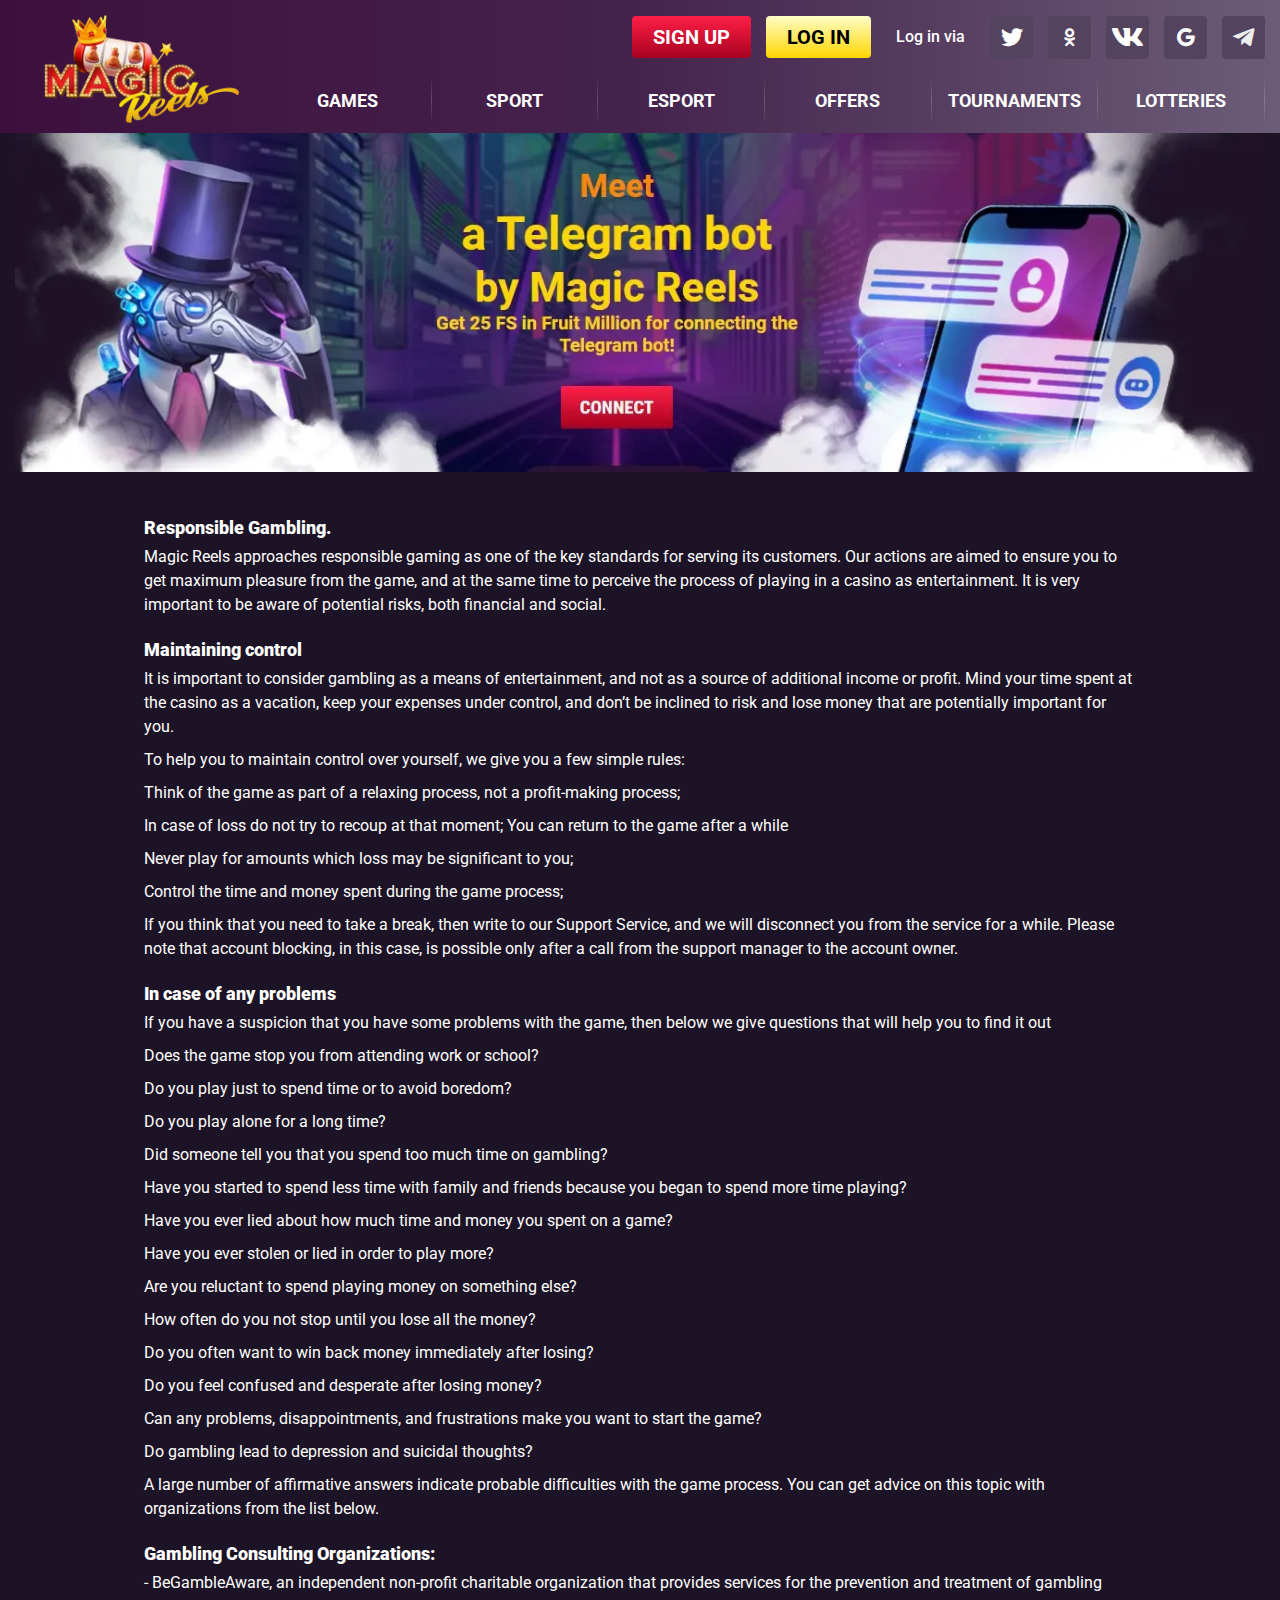
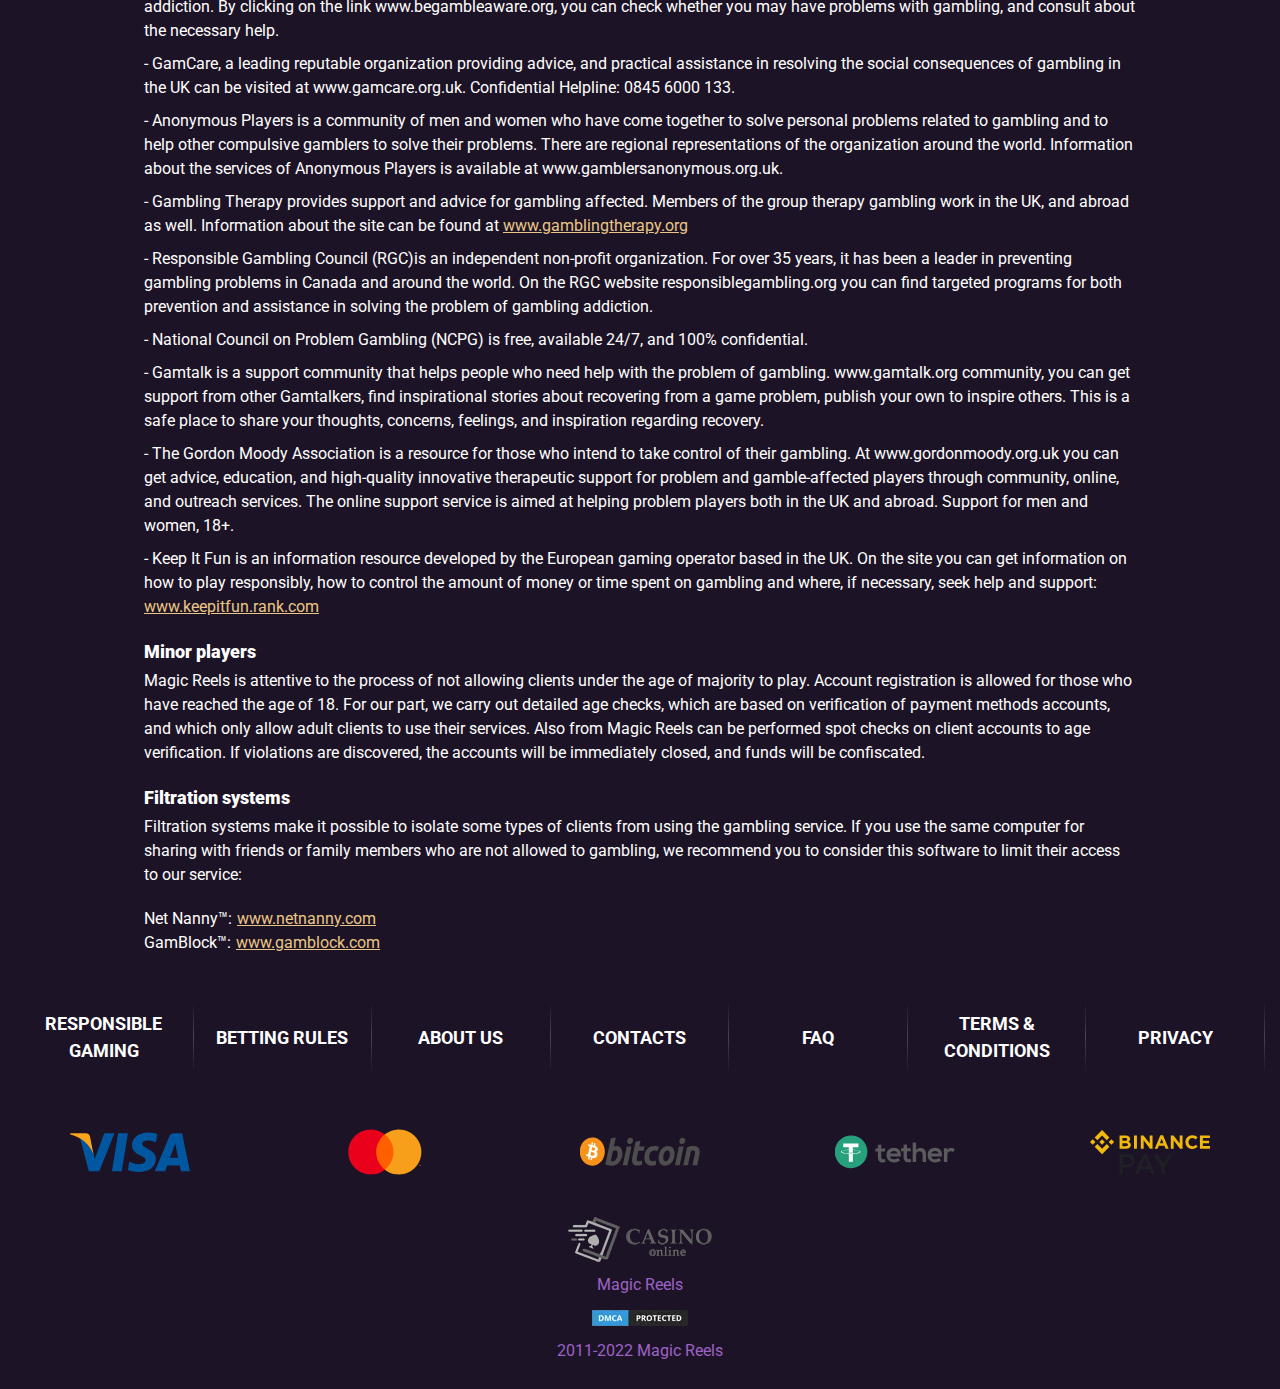
<file: RESPONSIBLE-GAMING.html>
<!DOCTYPE html>
<html lang="en">

<head>
	<title>Magic Reels | RESPONSIBLE-GAMING</title>
	<meta name="description" content="Welcome to ⭐ Magic Reels ⭐ | it's RESPONSIBLE-GAMING page">
	<meta charset="UTF-8">
	<meta name="format-detection" content="telephone=no">
	<link rel="stylesheet" href="css/style.min.css?_v=20220925171110">
	<link rel="shortcut icon" href="img/favicon/favicon-16x16.png">
	<meta name="viewport" content="width=device-width, initial-scale=1.0">
	<link rel="apple-touch-icon" sizes="180x180" href="img/favicon/apple-touch-icon.png">
	<link rel="icon" type="image/png" sizes="32x32" href="img/favicon/favicon-32x32.png">
	<link rel="icon" type="image/png" sizes="16x16" href="img/favicon/favicon-16x16.png">
	<link rel="manifest" href="img/favicon/site.webmanifest">
	<link rel="mask-icon" href="img/favicon/safari-pinned-tab.svg" color="#5bbad5">
	<meta name="msapplication-TileColor" content="#da532c">
	<meta name="theme-color" content="#ffffff">
</head>

<body>
	<div class="wrapper">
		<header id="header" class="header">
			<div class="header__container">
				<div class="header__row">
					<a href="index.html" class="header__logo">
						<picture>
							<source srcset="img/Templates/logo.webp" type="image/webp"><img src="img/Templates/logo.png"
								alt="logo | Magic Reels">
						</picture>
					</a>
					<button type="button" class="menu__icon icon-menu"><span></span></button>
					<div class="header__panel">
						<div class="header__buttons">
							<a href="https://magicreels.com/en#sign-up" class="header__button button">SIGN UP</a>
							<a href="https://magicreels.com/en#sign-in" class="header__button button button_yellow">LOG IN</a>
						</div>
						<div class="header__socials">
							<span>Log in via</span>
							<div class="header__social-icons">
								<a href="#" class="header__social-link _icon-twitter"></a>
								<a href="#" class="header__social-link _icon-odnoklasniki"></a>
								<a href="#" class="header__social-link _icon-vk"></a>
								<a href="#" class="header__social-link _icon-google"></a>
								<a href="#" class="header__social-link _icon-telegram"></a>
							</div>
						</div>
					</div>
					<div class="header__menu menu">
						<nav class="menu__body">
							<ul class="menu__list">
								<li class="menu__item"><a target="_blank" href="https://magicreels.com/en/games/all"
										class="menu__link">GAMES</a></li>
								<li class="menu__item"><a target="_blank" href="https://magicreels.com/en/sports-book"
										class="menu__link">SPORT</a></li>
								<li class="menu__item"><a target="_blank" href="https://magicreels.com/en/esports"
										class="menu__link">ESPORT</a></li>
								<li class="menu__item"><a target="_blank" href="https://magicreels.com/en/promo"
										class="menu__link">OFFERS</a></li>
								<li class="menu__item"><a target="_blank" href="https://magicreels.com/en/tournaments/active"
										class="menu__link">TOURNAMENTS</a></li>
								<li class="menu__item"><a target="_blank" href="https://magicreels.com/en/lotteries/active"
										class="menu__link">LOTTERIES</a>
								</li>
							</ul>
						</nav>
					</div>
				</div>
			</div>
		</header>
		<main class="page">
			<span data-goto-header data-goto=".header" class="page__scroll-to-top">➜</span>
			<div class="page__static-page static-page ">
				<div class="static-page__container ">
					<div class="static-page__banner">
						<picture>
							<source srcset="img/Templates/banner-two.webp" type="image/webp"><img loading="lazy"
								src="img/Templates/banner-two.jpg"
								alt="Magic Reels | Get 25 FS In Fruit Million for connecting the Telegram bot!">
						</picture>
					</div>
					<div class="static-page__container static-page__container_small">
						<div class="static-page__paragraph">
							<strong>Responsible Gambling.</strong>
							<p>Magic Reels approaches responsible gaming as one of the key standards for serving its
								customers. Our actions are aimed to ensure you to get maximum pleasure from the game, and at the same
								time
								to perceive the process of playing in a casino as entertainment. It is very important to be aware of
								potential risks, both financial and social.</p>
						</div>
						<div class="static-page__paragraph">
							<strong>Maintaining control</strong>
							<p>It is important to consider gambling as a means of entertainment, and not as a source of
								additional income or profit. Mind your time spent at the casino as a vacation, keep your expenses under
								control, and don’t be inclined to risk and lose money that are potentially important for you.</p>
							<p>To help you to maintain control over yourself, we give you a few simple rules:</p>
							<p>Think of the game as part of a relaxing process, not a profit-making process;</p>
							<p>In case of loss do not try to recoup at that moment; You can return to the game after a
								while
							</p>
							<p> Never play for amounts which loss may be significant to you;</p>
							<p>Control the time and money spent during the game process;</p>
							<p>If you think that you need to take a break, then write to our Support Service, and we will
								disconnect you from the service for a while. Please note that account blocking, in this case, is
								possible
								only after a call from the support manager to the account owner.</p>
						</div>
						<div class="static-page__paragraph">
							<strong>In case of any problems</strong>
							<p> If you have a suspicion that you have some problems with the game, then below we give questions that
								will help you to find it out</p>
							<p> Does the game stop you from attending work or school?</p>
							<p> Do you play just to spend time or to avoid boredom?</p>
							<p> Do you play alone for a long time?</p>
							<p> Did someone tell you that you spend too much time on gambling?</p>
							<p> Have you started to spend less time with family and friends because you began to spend more time
								playing?</p>
							<p> Have you ever lied about how much time and money you spent on a game?</p>
							<p>Have you ever stolen or lied in order to play more?</p>
							<p> Are you reluctant to spend playing money on something else?</p>
							<p>How often do you not stop until you lose all the money?</p>
							<p> Do you often want to win back money immediately after losing?</p>
							<p> Do you feel confused and desperate after losing money?</p>
							<p> Can any problems, disappointments, and frustrations make you want to start the game?</p>
							<p> Do gambling lead to depression and suicidal thoughts?</p>
							<p> A large number of affirmative answers indicate probable difficulties with the game process. You can
								get
								advice on this topic with organizations from the list below.</p>
						</div>
						<div class="static-page__paragraph">
							<strong>Gambling Consulting Organizations:</strong>
							<p><span>- BeGambleAware</span>, an independent non-profit charitable organization that provides services
								for the prevention and treatment of gambling addiction. By clicking on the link www.begambleaware.org,
								you
								can check whether you may have problems with gambling, and consult about the necessary help. </p>
							<p><span>- GamCare</span>, a leading reputable organization providing advice, and practical assistance in
								resolving the social consequences of gambling in the UK can be visited at www.gamcare.org.uk.
								Confidential Helpline: 0845 6000 133.</p>
							<p><span>- Anonymous Players</span> is a community of men and women who have come together to solve
								personal
								problems related to gambling and to help other compulsive gamblers to solve their problems. There are
								regional representations of the organization around the world. Information about the services of
								Anonymous
								Players is available at www.gamblersanonymous.org.uk. </p>
							<p><span>- Gambling Therapy</span> provides support and advice for gambling affected. Members of the group
								therapy gambling work in the UK, and abroad as well. Information about the site can be found at <a
									rel="nofollow" href="www.gamblingtherapy.org">www.gamblingtherapy.org</a></p>
							<p><span>- Responsible Gambling Council (RGC)</span>is an independent non-profit organization. For over 35
								years, it has been a leader in preventing gambling problems in Canada and around the world. On the RGC
								website responsiblegambling.org you can find targeted programs for both prevention and assistance in
								solving the problem of gambling addiction.</p>
							<p><span>- National Council on Problem Gambling (NCPG)</span> is free, available 24/7, and 100%
								confidential.</p>
							<p><span>- Gamtalk</span> is a support community that helps people who need help with the problem of
								gambling. www.gamtalk.org community, you can get support from other Gamtalkers, find inspirational
								stories
								about recovering from a game problem, publish your own to inspire others. This is a safe place to share
								your thoughts, concerns, feelings, and inspiration regarding recovery.</p>
							<p><span>- The Gordon Moody Association</span> is a resource for those who intend to take control of their
								gambling. At www.gordonmoody.org.uk you can get advice, education, and high-quality innovative
								therapeutic
								support for problem and gamble-affected players through community, online, and outreach services. The
								online support service is aimed at helping problem players both in the UK and abroad. Support for men
								and
								women, 18+.</p>
							<p><span>- Keep It Fun</span> is an information resource developed by the European gaming operator based
								in
								the UK. On the site you can get information on how to play responsibly, how to control the amount of
								money
								or time spent on gambling and where, if necessary, seek help and support: <a rel="nofollow"
									href="www.keepitfun.rank.com">www.keepitfun.rank.com</a></p>
						</div>
						<div class="static-page__paragraph">
							<strong>Minor players</strong>
							<p>Magic Reels is attentive to the process of not allowing clients under the age of majority to play.
								Account registration is allowed for those who have reached the age of 18. For our part, we carry out
								detailed age checks, which are based on verification of payment methods accounts, and which only allow
								adult clients to use their services. Also from Magic Reels can be performed spot checks on client
								accounts
								to age verification. If violations are discovered, the accounts will be immediately closed, and funds
								will
								be confiscated. </p>
						</div>
						<div class="static-page__paragraph">
							<strong>Filtration systems</strong>
							<p>Filtration systems make it possible to isolate some types of clients from using the gambling service.
								If
								you use the same computer for sharing with friends or family members who are not allowed to gambling, we
								recommend you to consider this software to limit their access to our service:</p>
						</div>
						<div class="static-page__links">
							<div class="static-page__link"><span>Net Nanny™:</span><a rel="nofollow"
									href="www.netnanny.com">www.netnanny.com</a></div>
							<div class="static-page__link"><span>GamBlock™:</span><a rel="nofollow"
									href="www.gamblock.com">www.gamblock.com</a></div>
						</div>
					</div>
				</div>
			</div>
		</main>
		<footer class="footer">
			<div class="footer__container">
				<div class="footer__row">
					<div class="footer__menu menu-footer">
						<nav class="menu-footer__body">
							<ul class="menu-footer__list">
								<li class="menu-footer__item"><a href="RESPONSIBLE-GAMING.html" class="menu-footer__link">RESPONSIBLE
										GAMING</a></li>
								<li class="menu-footer__item"><a href="BETTING-RULES.html" class="menu-footer__link">BETTING RULES</a>
								</li>
								<li class="menu-footer__item"><a href="ABOUT-US.html" class="menu-footer__link">ABOUT US</a></li>
								<li class="menu-footer__item"><a href="CONTACTS.html" class="menu-footer__link">CONTACTS</a></li>
								<li class="menu-footer__item"><a href="FAQ.html" class="menu-footer__link">FAQ</a></li>
								<li class="menu-footer__item"><a href="TERMS-CONDITIONS.html" class="menu-footer__link">TERMS &
										CONDITIONS</a></li>
								<li class="menu-footer__item"><a href="PRIVACY.html" class="menu-footer__link">PRIVACY</a></li>
							</ul>
						</nav>
					</div>
					<div class="footer__payments">
						<a href="#" class="footer__payment"><img loading="lazy" src="img/Templates/visa.svg"
								alt="payment visa "></a>
						<a href="#" class="footer__payment"><img loading="lazy" src="img/Templates/mastercard.svg"
								alt=" payment mastercard "></a>
						<a href="#" class="footer__payment"><img loading="lazy" src="img/Templates/bitcoin.svg"
								alt="payment bitcoin "></a>
						<a href="#" class="footer__payment"><img loading="lazy" src="img/Templates/tether.svg"
								alt="payment teather "></a>
						<a href="#" class="footer__payment"><img loading="lazy" src="img/Templates/binance-pay.svg"
								alt="payment binance-pay "></a>
					</div>
				</div>
				<div class="footer__bottom">
					<div class="footer__rules">
						<a href="#">
							<picture>
								<source srcset="img/Templates/newonline.webp" type="image/webp"><img loading="lazy"
									src="img/Templates/newonline.webp" alt="Magic Reels | casino online icon ">
							</picture>
						</a>
						<p>Magic Reels</p>
					</div>
					<div class="footer__providers">
						<a href="#" title="DMCA.com Protection Status">
							<picture>
								<source srcset="img/Templates/dmca-badge-w100-5x1-02.webp" type="image/webp"><img loading="lazy"
									src="img/Templates/dmca-badge-w100-5x1-02.png" alt="DMCA.com Protection Status">
							</picture>
						</a>
					</div>
					<div class="footer__rules">
						<p>2011-2022 Magic Reels </p>
					</div>

				</div>
			</div>
		</footer>
	</div>
	<script src="js/app.min.js?_v=20220925171110"></script>
</body>

</html>
</file>
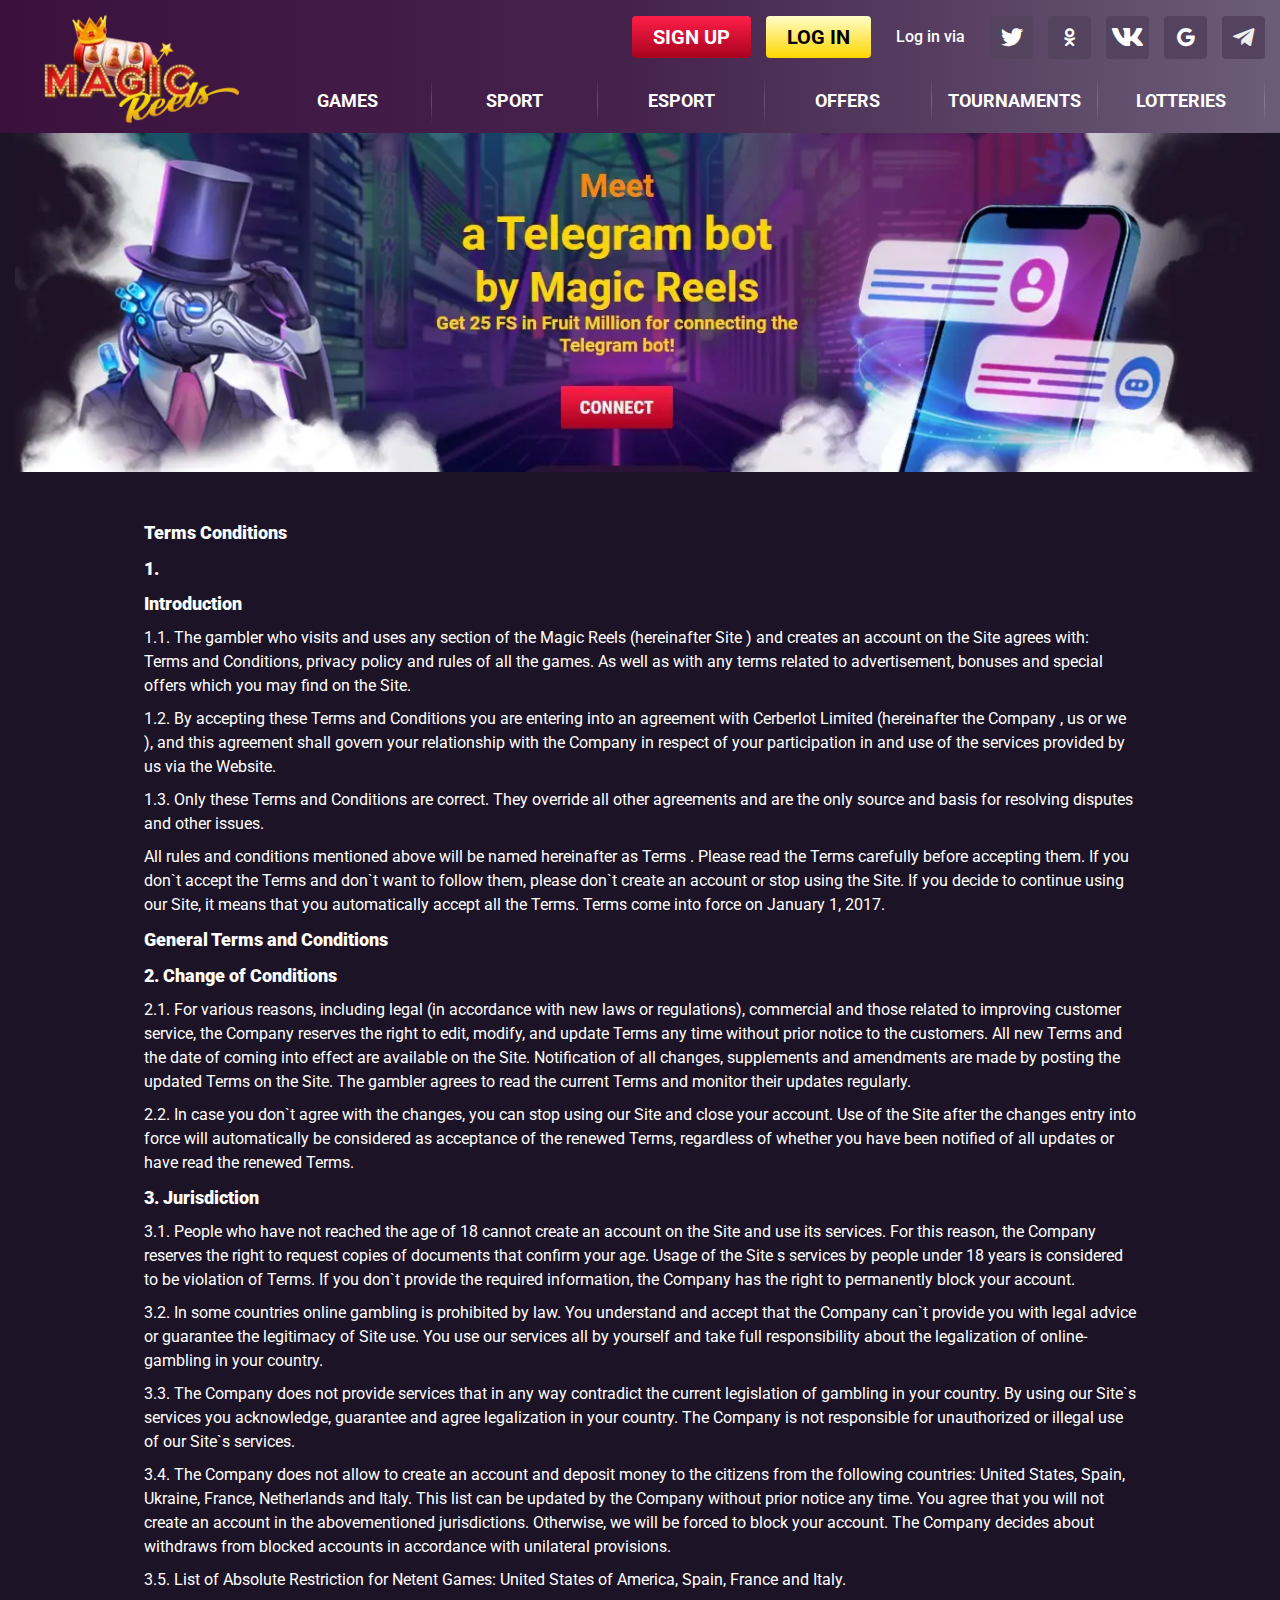
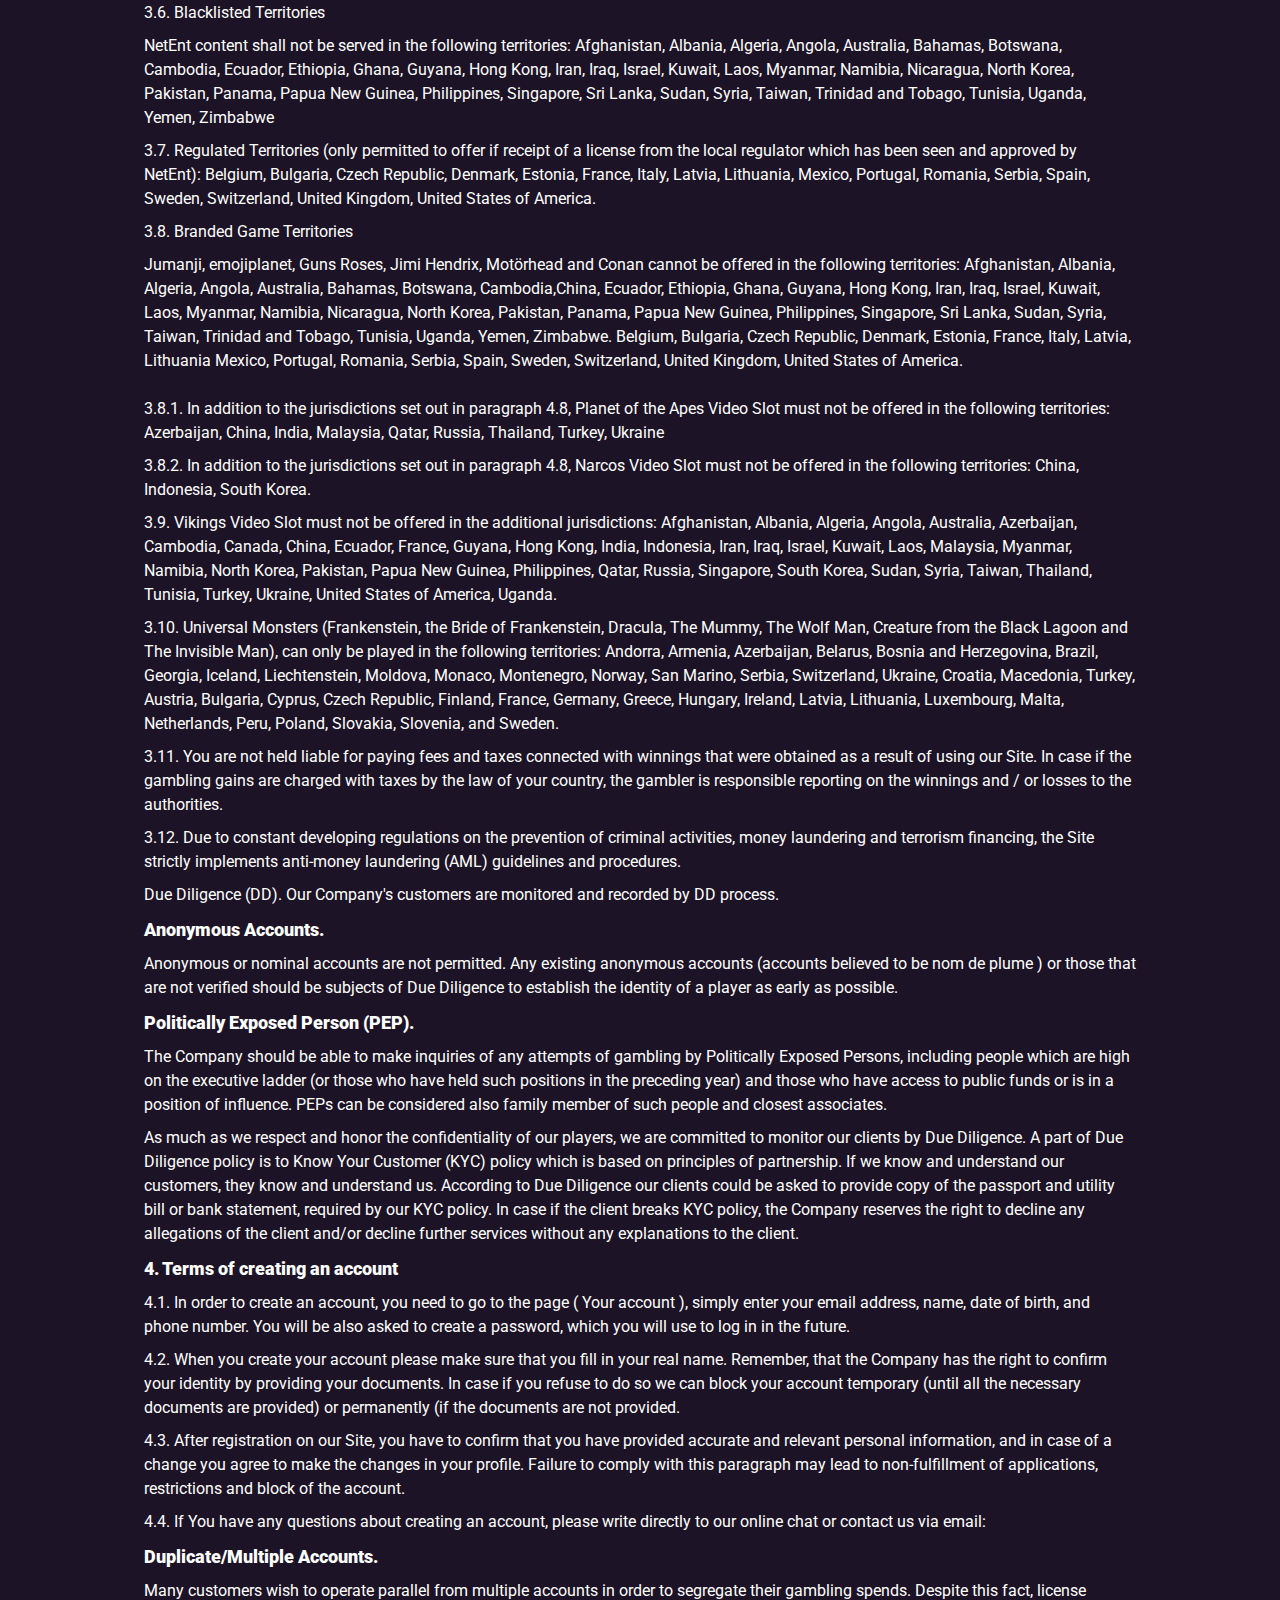
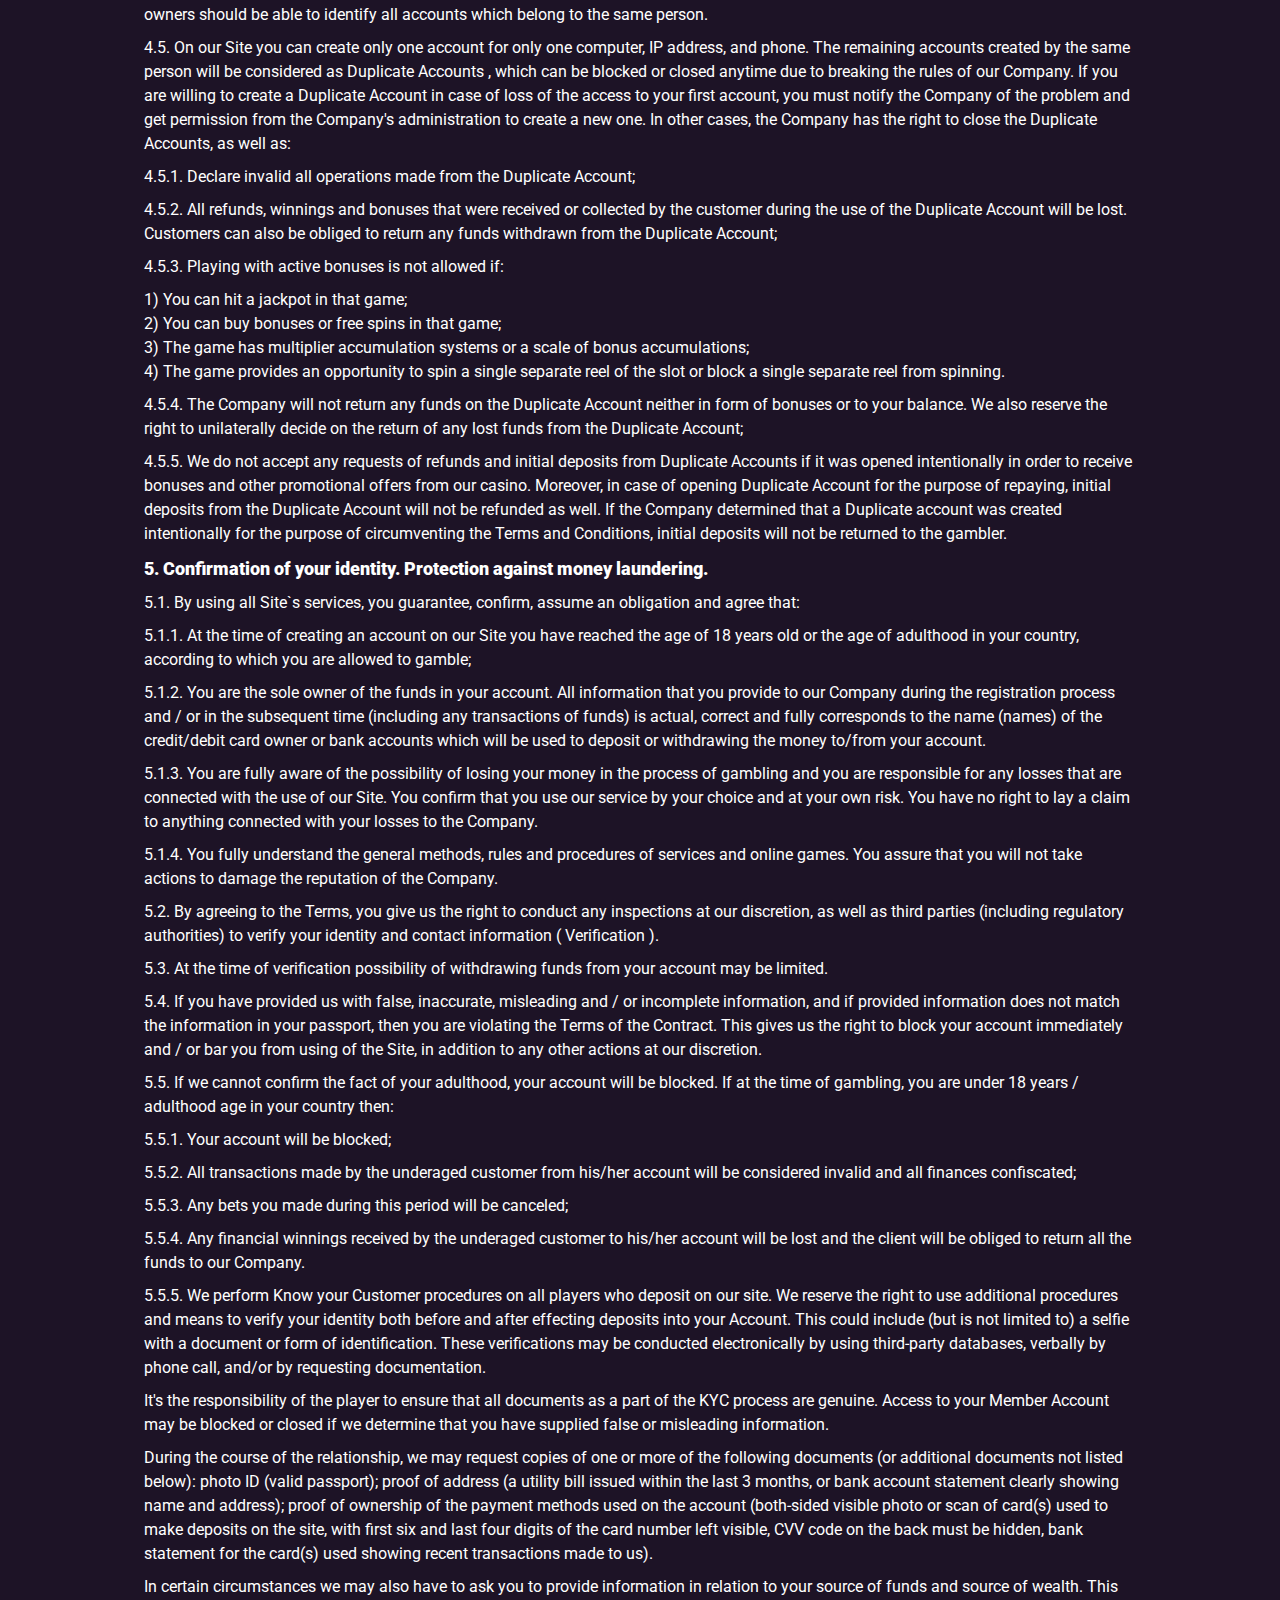
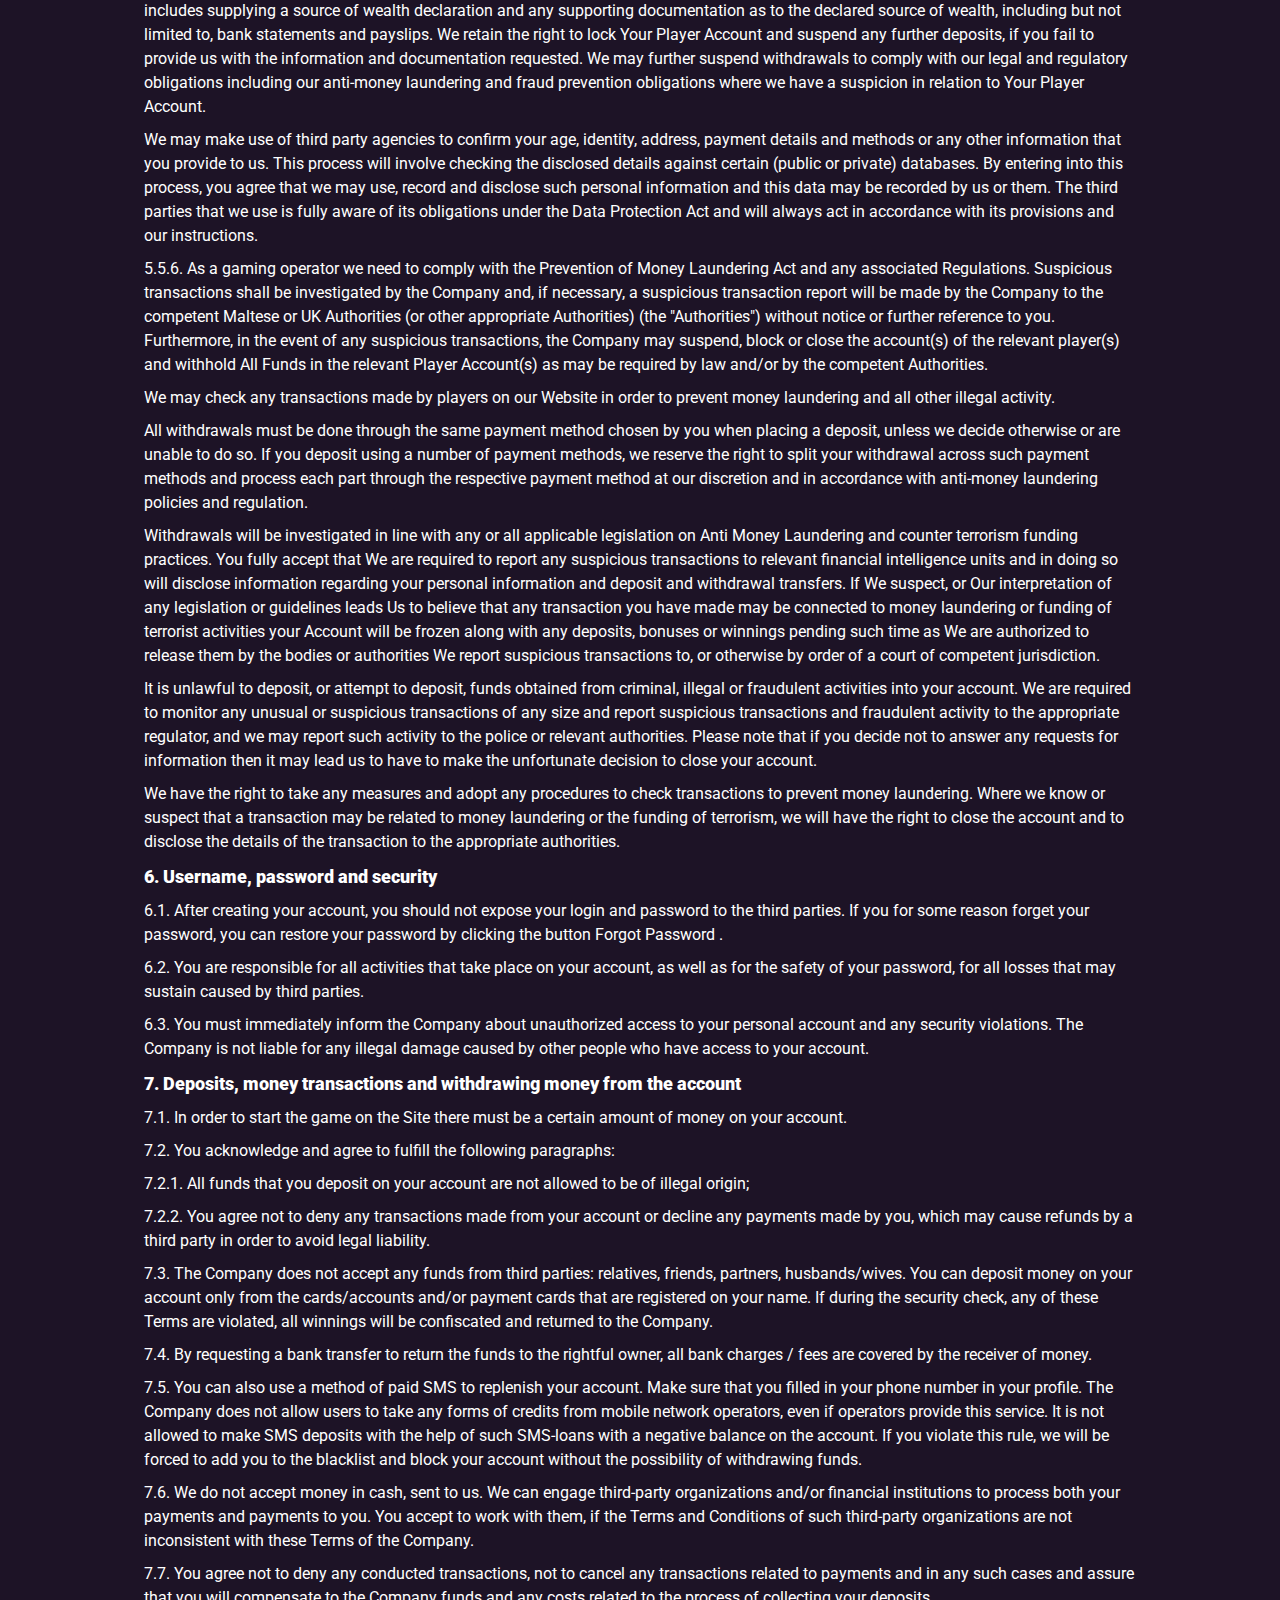
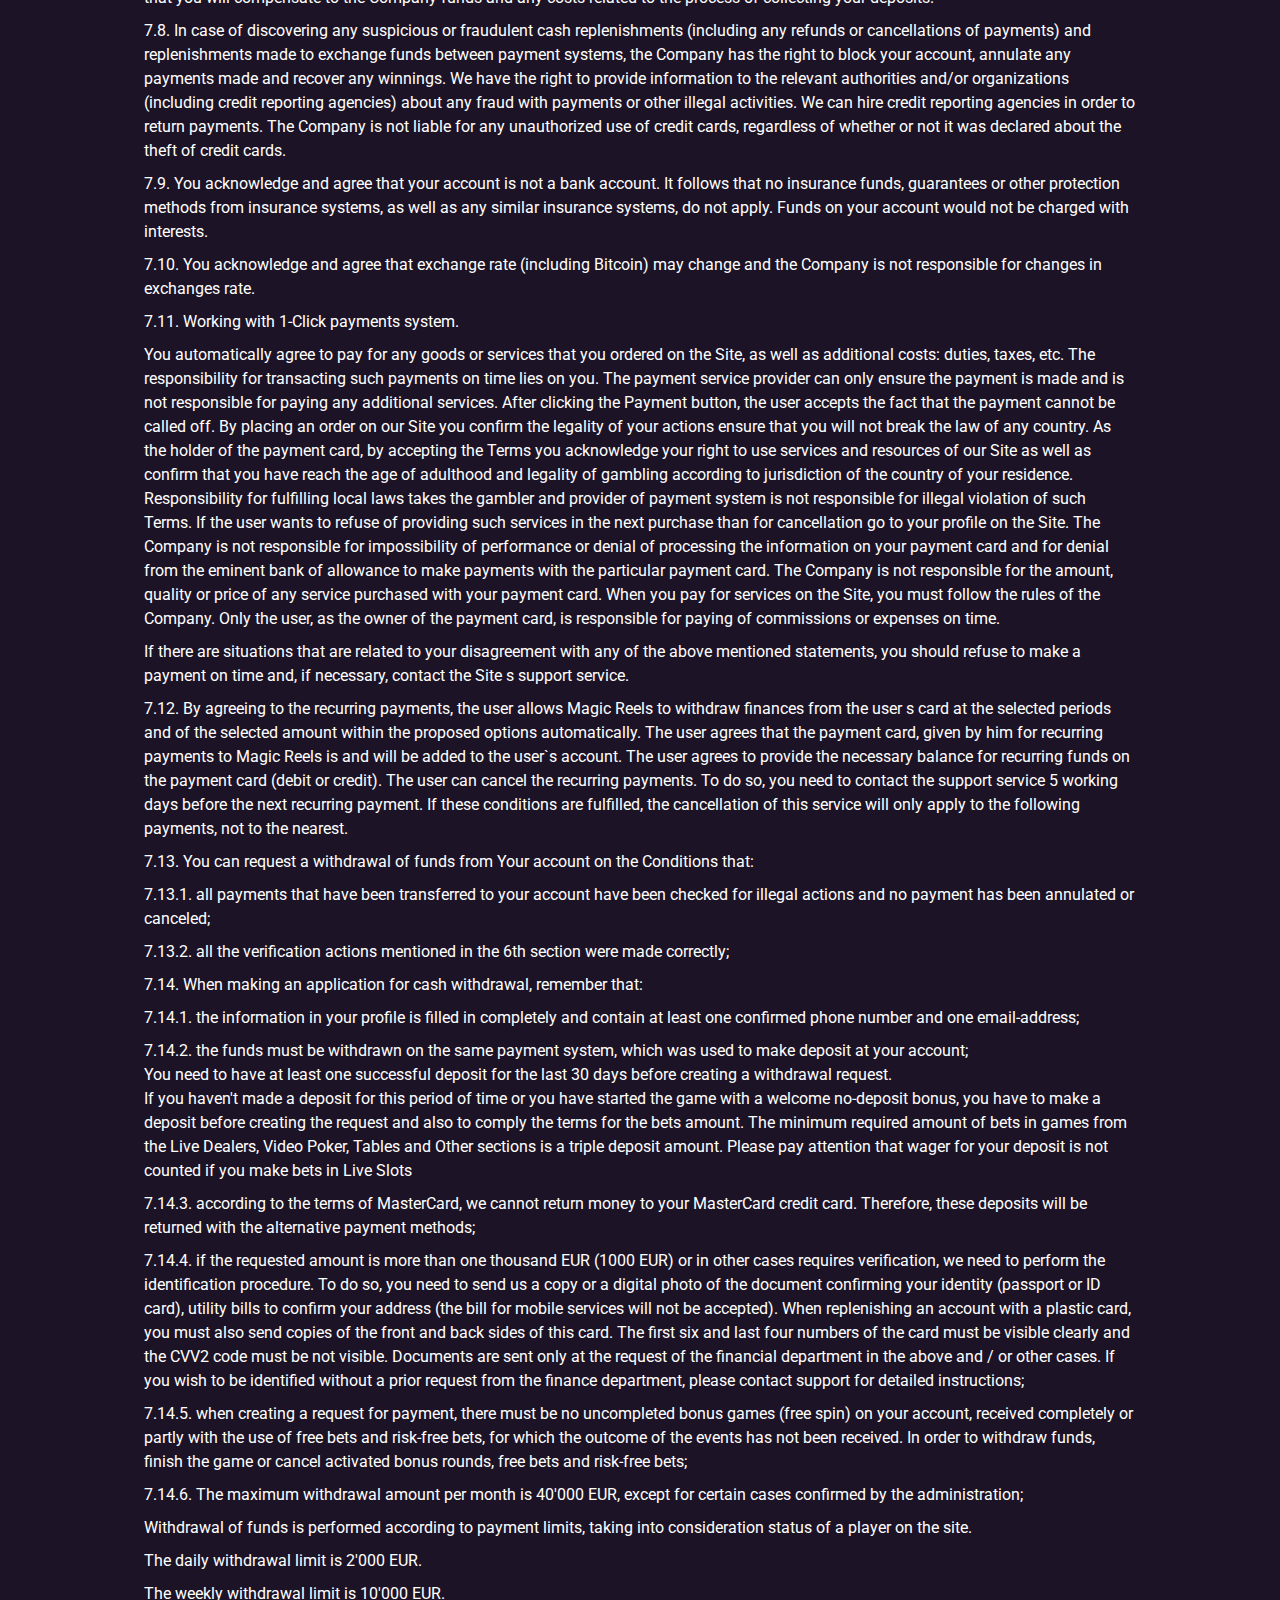
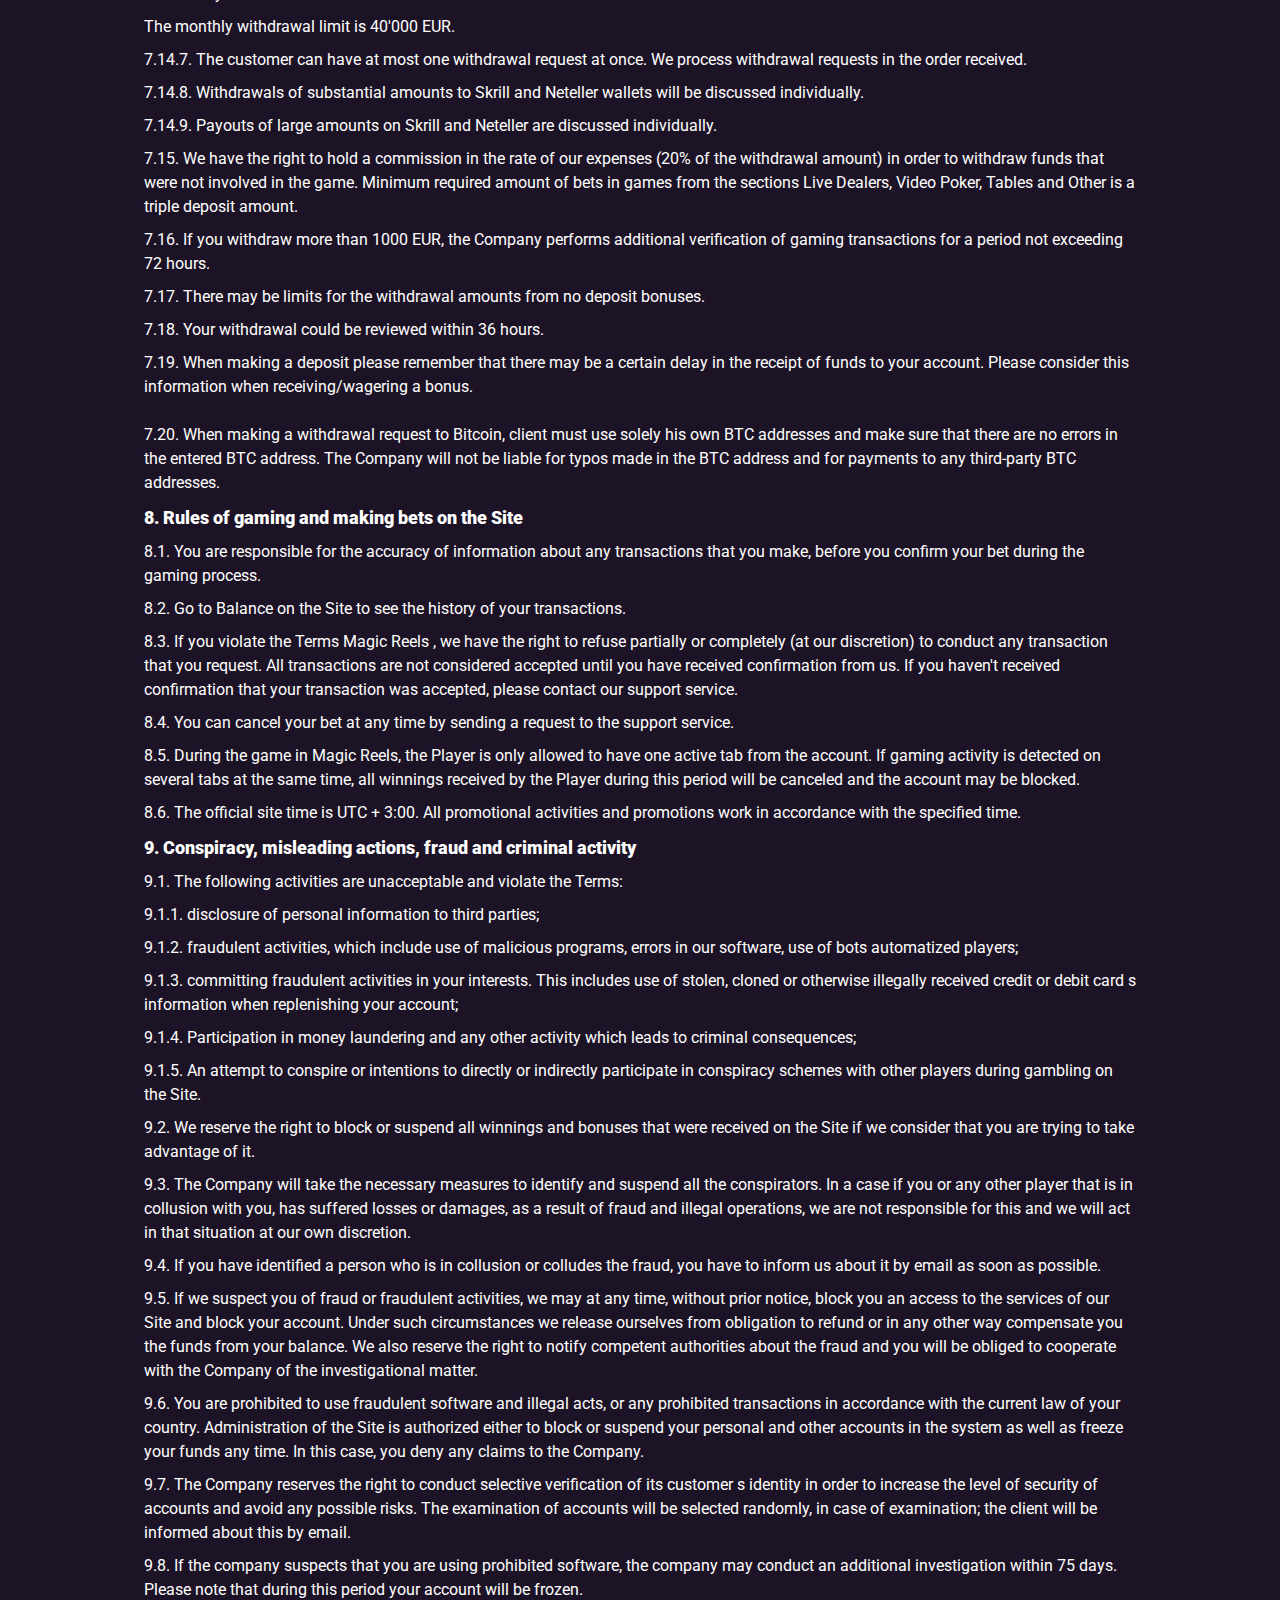
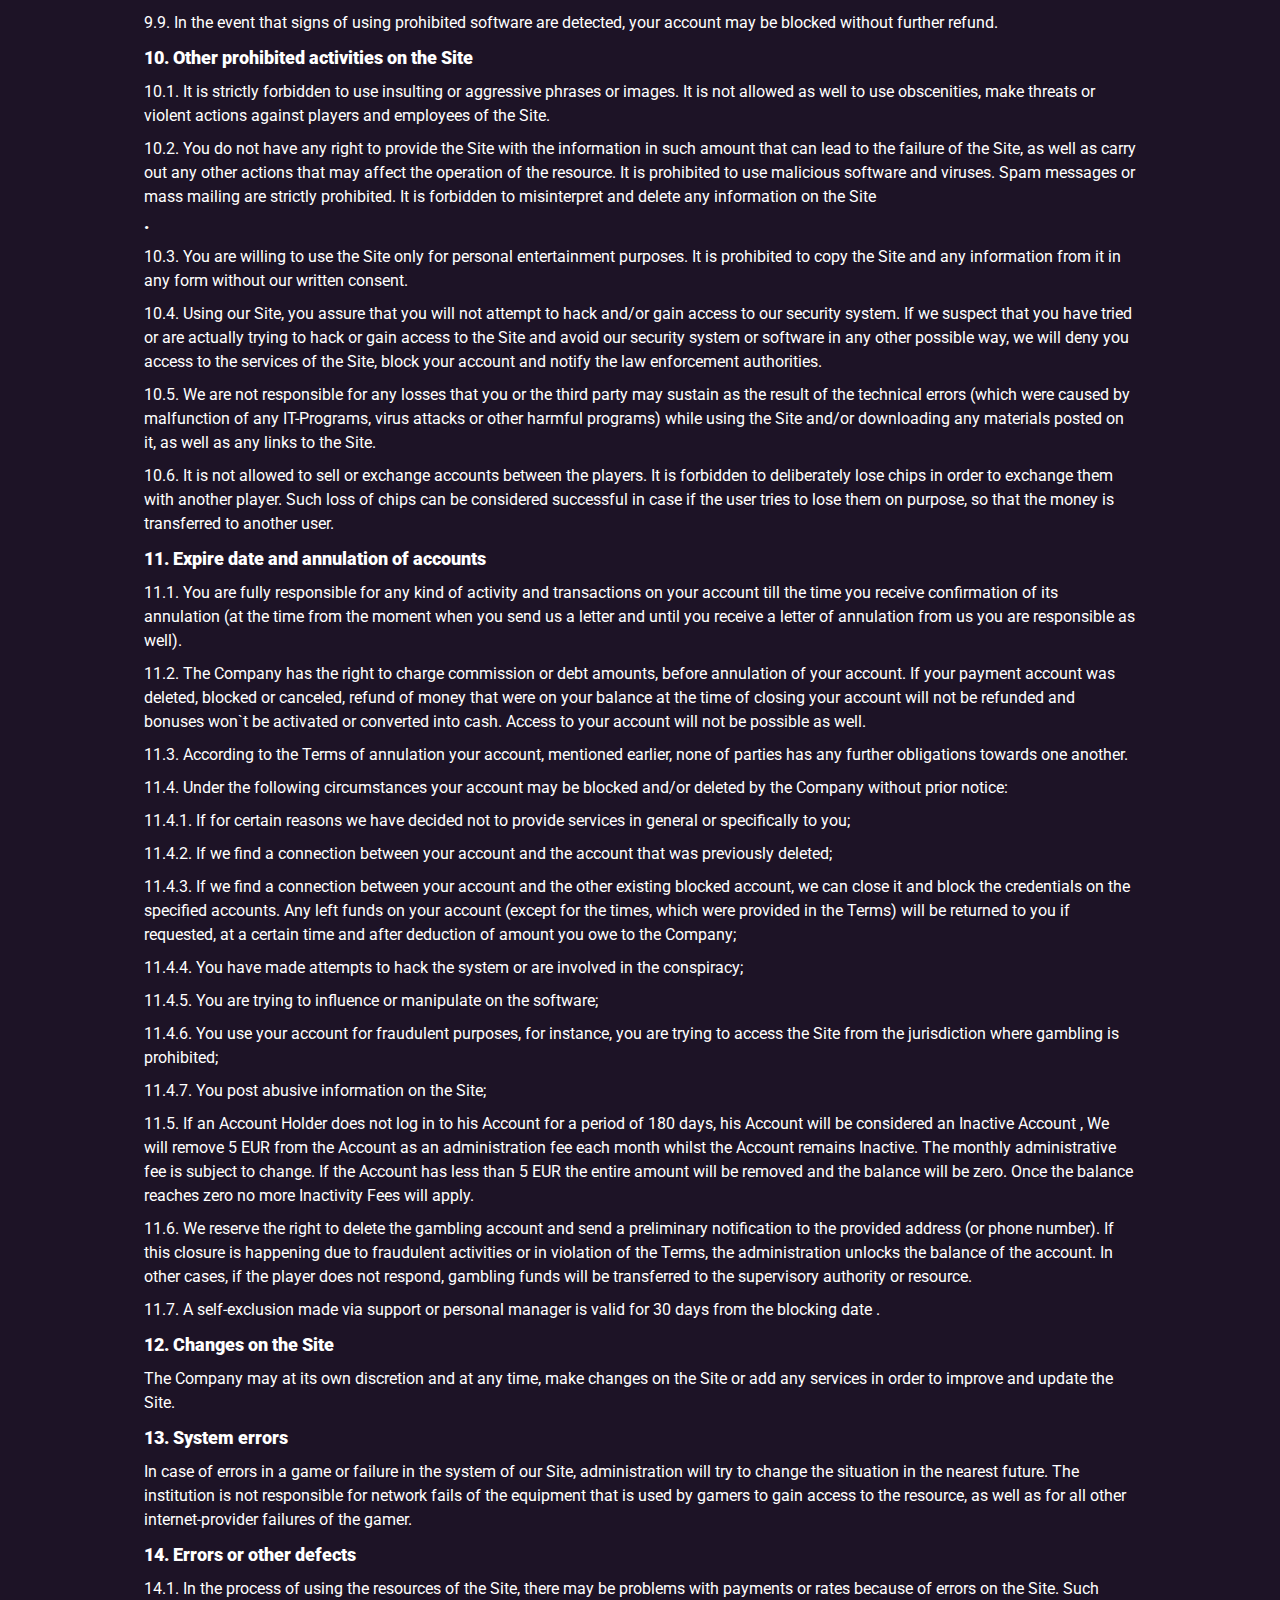
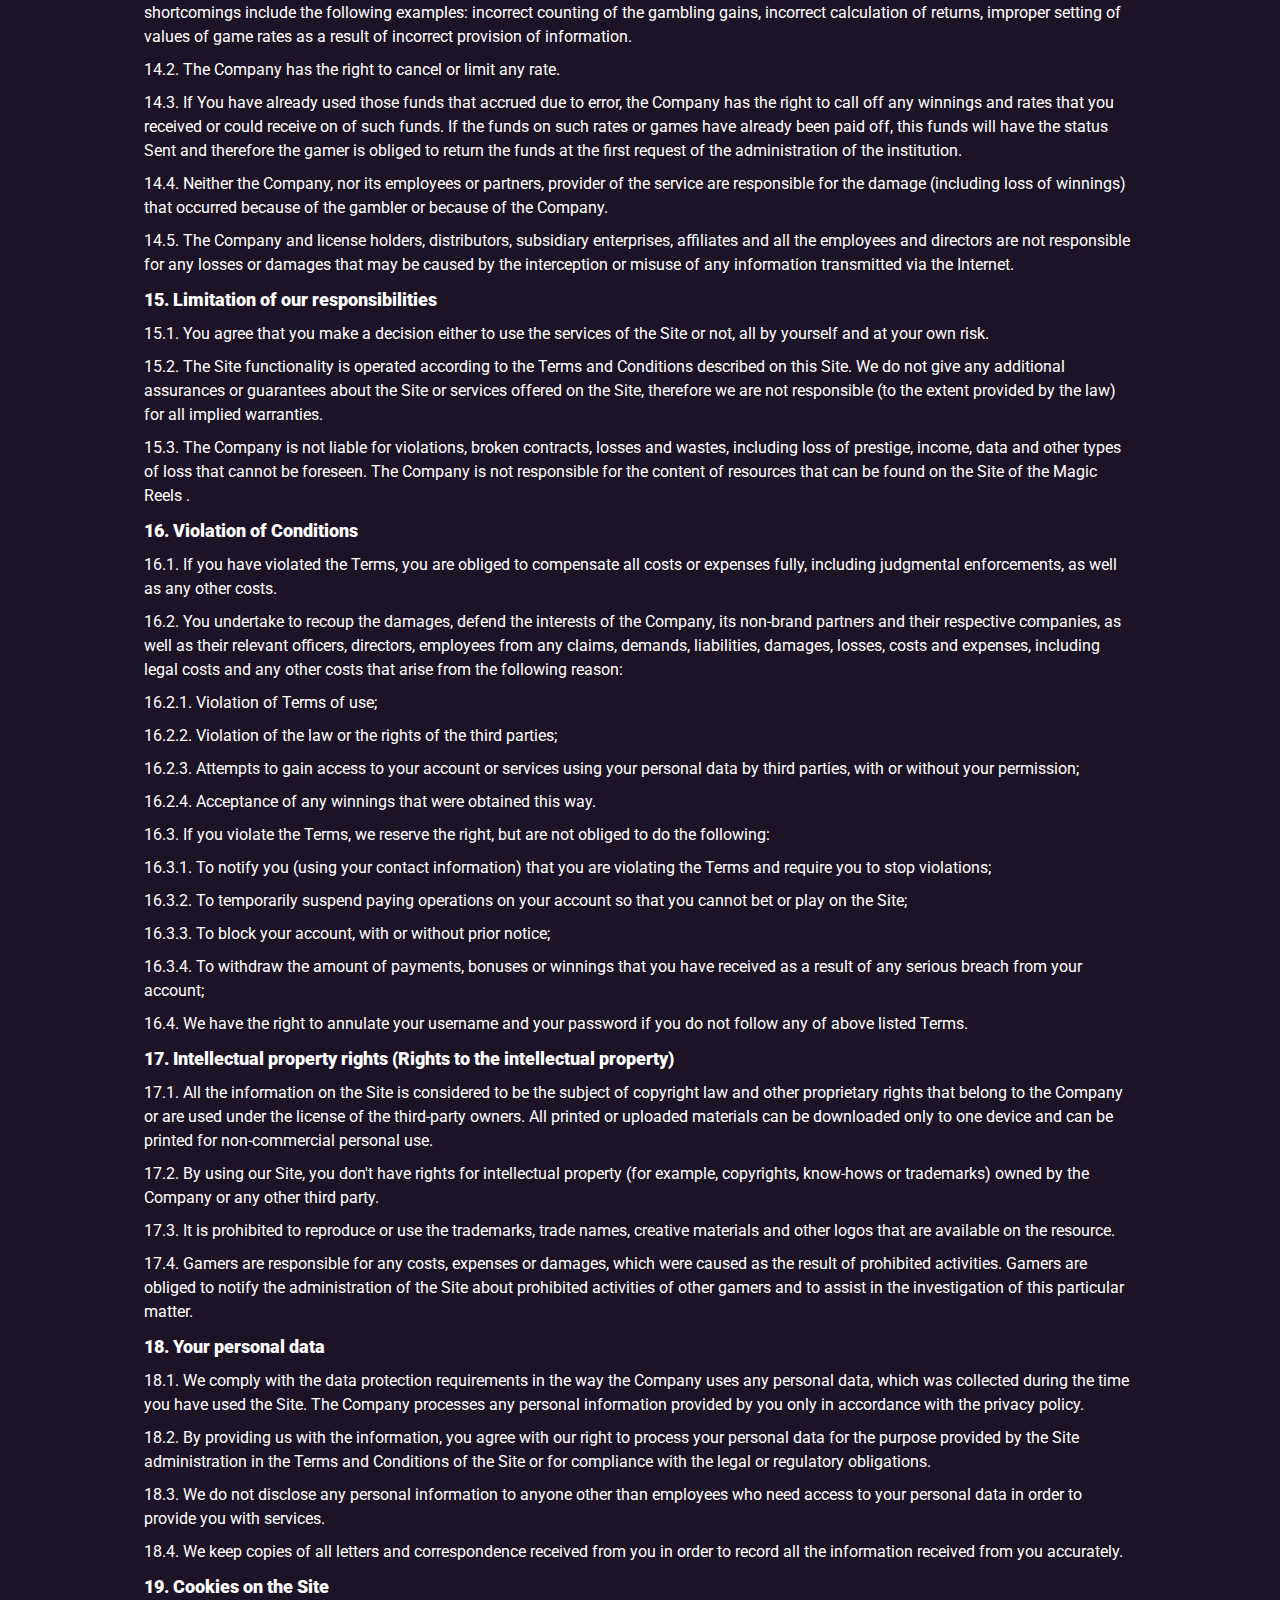
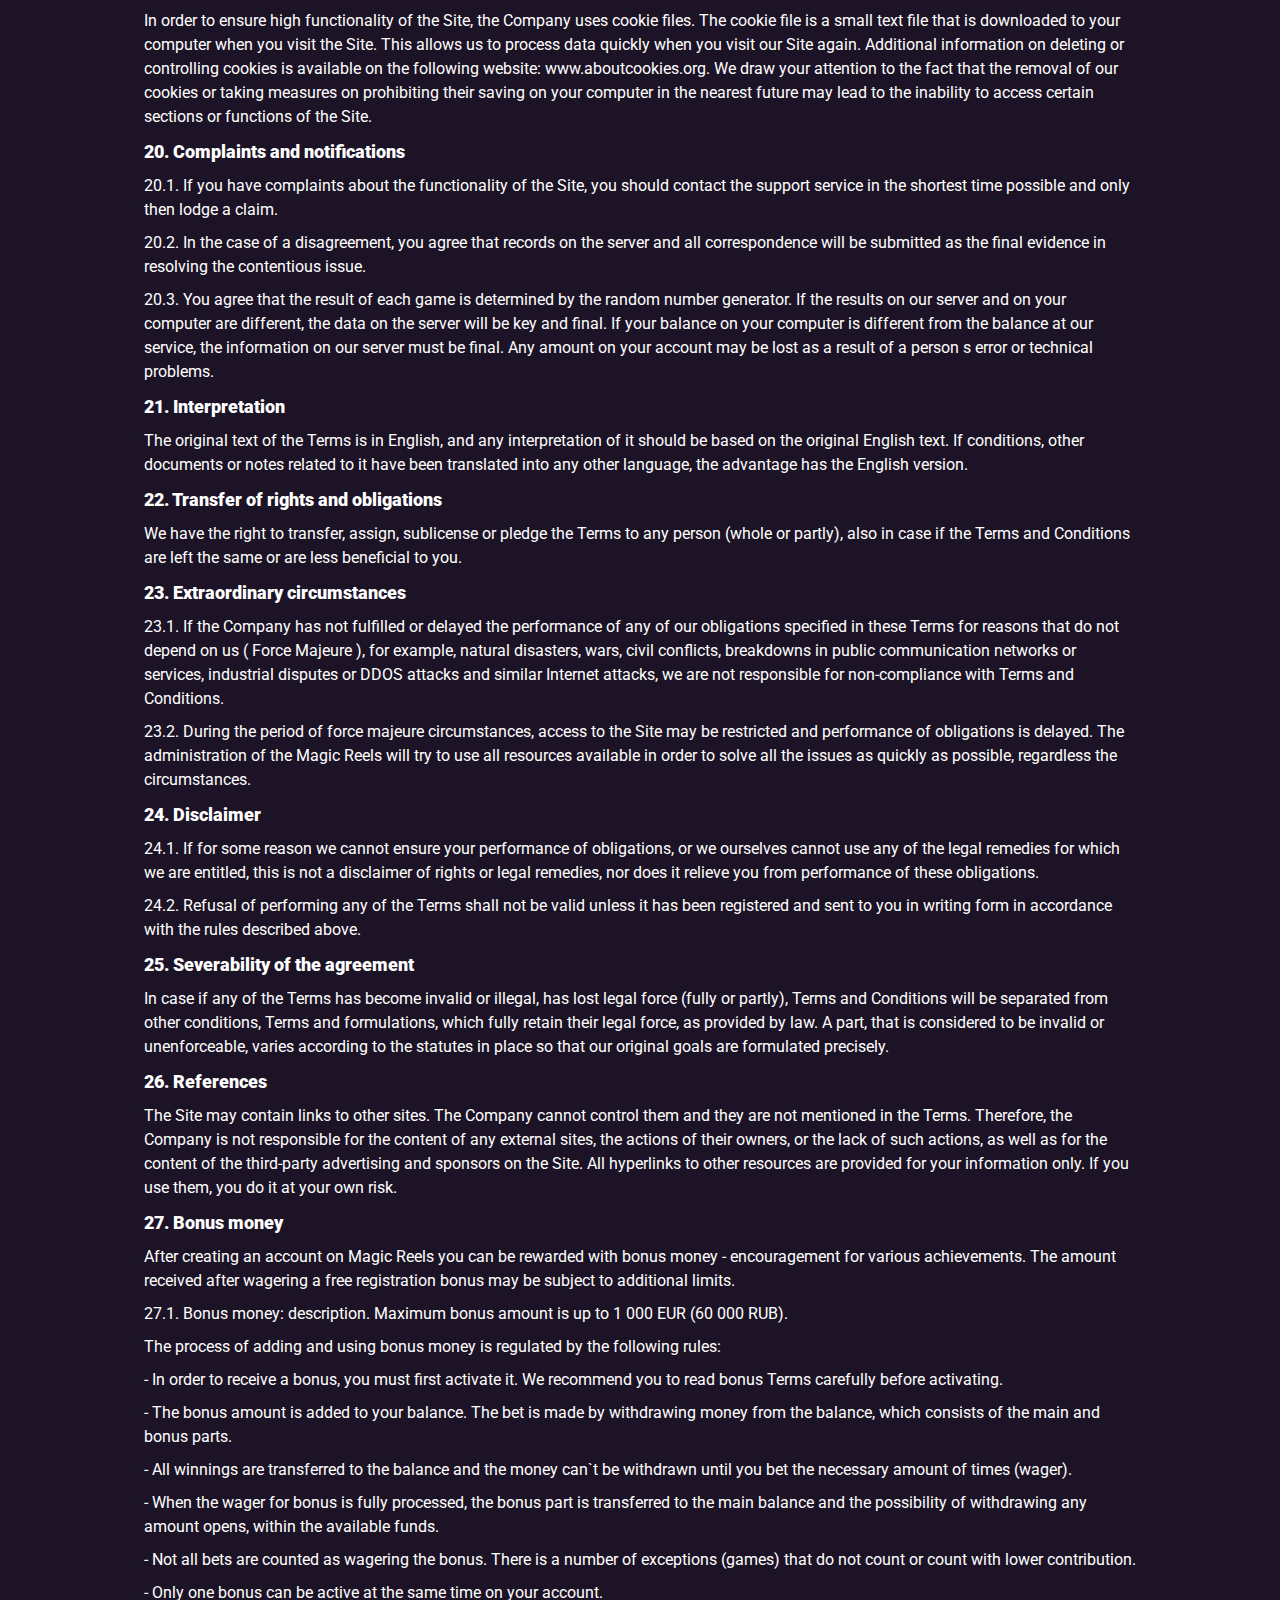
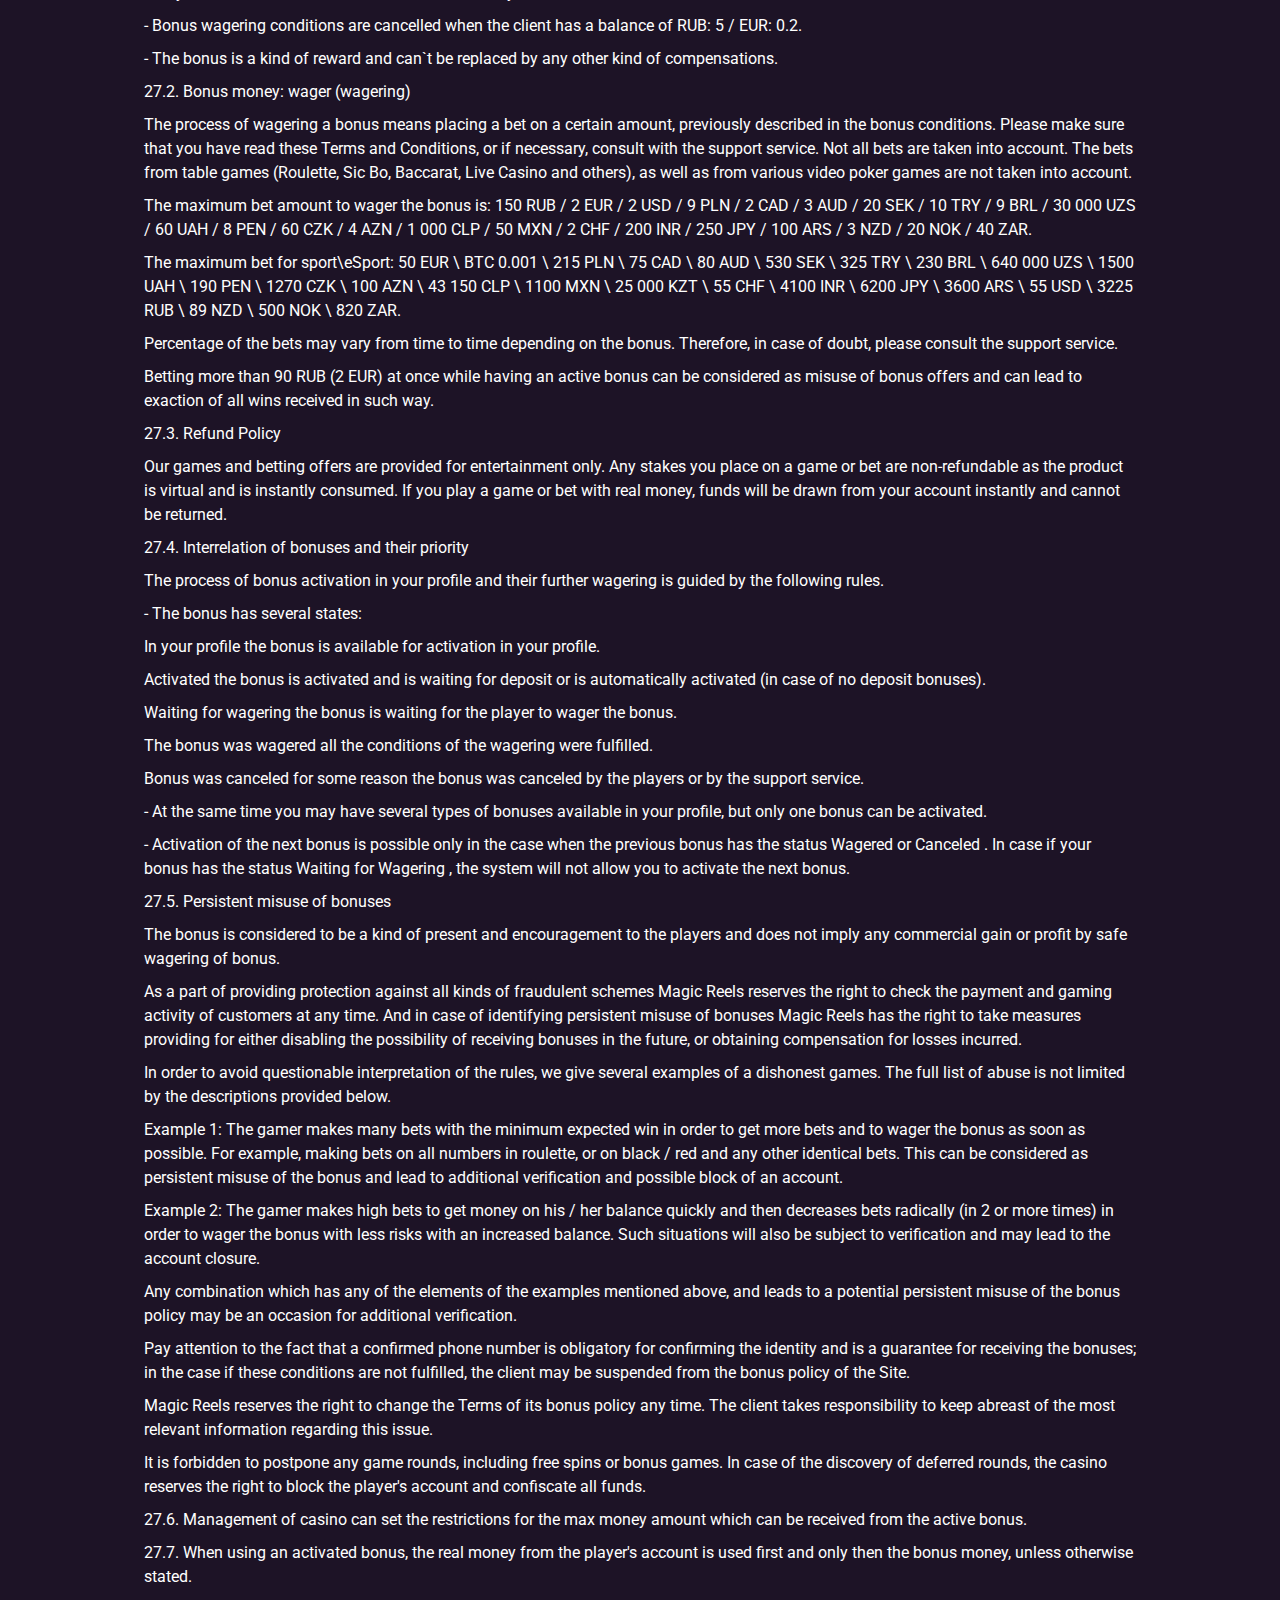
<file: TERMS-CONDITIONS.html>
<!DOCTYPE html>
<html lang="en">

<head>
	<title>Magic Reels | TERMS & CONDITIONS</title>
	<meta name="description" content="Welcome to ⭐ Magic Reels ⭐ | it's TERMS & CONDITIONS page">
	<meta charset="UTF-8">
	<meta name="format-detection" content="telephone=no">
	<link rel="stylesheet" href="css/style.min.css?_v=20220925171110">
	<link rel="shortcut icon" href="img/favicon/favicon-16x16.png">
	<meta name="viewport" content="width=device-width, initial-scale=1.0">
	<link rel="apple-touch-icon" sizes="180x180" href="img/favicon/apple-touch-icon.png">
	<link rel="icon" type="image/png" sizes="32x32" href="img/favicon/favicon-32x32.png">
	<link rel="icon" type="image/png" sizes="16x16" href="img/favicon/favicon-16x16.png">
	<link rel="manifest" href="img/favicon/site.webmanifest">
	<link rel="mask-icon" href="img/favicon/safari-pinned-tab.svg" color="#5bbad5">
	<meta name="msapplication-TileColor" content="#da532c">
	<meta name="theme-color" content="#ffffff">
</head>

<body>
	<div class="wrapper">
		<header id="header" class="header">
			<div class="header__container">
				<div class="header__row">
					<a href="index.html" class="header__logo">
						<picture>
							<source srcset="img/Templates/logo.webp" type="image/webp"><img src="img/Templates/logo.png"
								alt="logo | Magic Reels">
						</picture>
					</a>
					<button type="button" class="menu__icon icon-menu"><span></span></button>
					<div class="header__panel">
						<div class="header__buttons">
							<a href="https://magicreels.com/en#sign-up" class="header__button button">SIGN UP</a>
							<a href="https://magicreels.com/en#sign-in" class="header__button button button_yellow">LOG IN</a>
						</div>
						<div class="header__socials">
							<span>Log in via</span>
							<div class="header__social-icons">
								<a href="#" class="header__social-link _icon-twitter"></a>
								<a href="#" class="header__social-link _icon-odnoklasniki"></a>
								<a href="#" class="header__social-link _icon-vk"></a>
								<a href="#" class="header__social-link _icon-google"></a>
								<a href="#" class="header__social-link _icon-telegram"></a>
							</div>
						</div>
					</div>
					<div class="header__menu menu">
						<nav class="menu__body">
							<ul class="menu__list">
								<li class="menu__item"><a target="_blank" href="https://magicreels.com/en/games/all"
										class="menu__link">GAMES</a></li>
								<li class="menu__item"><a target="_blank" href="https://magicreels.com/en/sports-book"
										class="menu__link">SPORT</a></li>
								<li class="menu__item"><a target="_blank" href="https://magicreels.com/en/esports"
										class="menu__link">ESPORT</a></li>
								<li class="menu__item"><a target="_blank" href="https://magicreels.com/en/promo"
										class="menu__link">OFFERS</a></li>
								<li class="menu__item"><a target="_blank" href="https://magicreels.com/en/tournaments/active"
										class="menu__link">TOURNAMENTS</a></li>
								<li class="menu__item"><a target="_blank" href="https://magicreels.com/en/lotteries/active"
										class="menu__link">LOTTERIES</a>
								</li>
							</ul>
						</nav>
					</div>
				</div>
			</div>
		</header>
		<main class="page">
			<span data-goto-header data-goto=".header" class="page__scroll-to-top">➜</span>
			<div class="page__static-page static-page">
				<div class="static-page__container">
					<div class="static-page__banner">
						<picture>
							<source srcset="img/Templates/banner-two.webp" type="image/webp"><img loading="lazy"
								src="img/Templates/banner-two.jpg"
								alt="Magic Reels | Get 25 FS In Fruit Million for connecting the Telegram bot!">
						</picture>
					</div>
					<div class="static-page__container static-page__container_small">
						<div class="static-page__paragraph">
							<p><span><strong>Terms Conditions</strong></span></p>
							<p><span><strong>1. </strong><strong>Introduction</strong></span></p>
							<p><span>1.1. The gambler who visits and uses any section of the Magic Reels
									(hereinafter Site ) and creates an account on the Site agrees with: Terms and
									Conditions, privacy policy and rules of all the games. As well as with any terms related to
									advertisement, bonuses and special offers which you may find on the Site.</span></p>
							<p><span>1.2. By accepting these Terms and Conditions you are entering into an
									agreement with Cerberlot Limited (hereinafter the Company , us or
									we ), and this agreement shall govern your relationship with the Company in respect of
									your participation in and use of the services provided by us via the Website.</span></p>
							<p><span>1.3. Only these Terms and Conditions are correct. They override all other
									agreements and are the only source and basis for resolving disputes and other issues.</span></p>
							<p><span>All rules and conditions mentioned above will be named hereinafter as
									Terms . Please read the Terms carefully before accepting them. If you don`t accept the
									Terms and don`t want to follow them, please don`t create an account or stop using the Site. If you
									decide to continue using our Site, it means that you automatically accept all the Terms. Terms come
									into force on January 1, 2017.</span></p>
							<p><span><strong> General Terms and Conditions</strong></span></p>
							<p><span><strong>2. Change of Conditions</strong></span></p>
							<p><span>2.1. For various reasons, including legal (in accordance with new laws or
									regulations), commercial and those related to improving customer service, the Company reserves the
									right to edit, modify, and update Terms any time without prior notice to the customers. All new Terms
									and the date of coming into effect are available on the Site. Notification of all changes, supplements
									and amendments are made by posting the updated Terms on the Site. The gambler agrees to read the
									current Terms and monitor their updates regularly.</span></p>
							<p><span>2.2. In case you don`t agree with the changes, you can stop using our
									Site and close your account. Use of the Site after the changes entry into force will automatically be
									considered as acceptance of the renewed Terms, regardless of whether you have been notified of all
									updates or have read the renewed Terms.</span></p>
							<p><span><strong>3. Jurisdiction</strong></span></p>
							<p><span>3.1. People who have not reached the age of 18 cannot create an account
									on the Site and use its services. For this reason, the Company reserves the right to request copies of
									documents that confirm your age. Usage of the Site s services by people under 18 years is
									considered to be violation of Terms. If you don`t provide the required information, the Company has
									the right to permanently block your account.</span></p>
							<p><span>3.2. In some countries online gambling is prohibited by law. You
									understand and accept that the Company can`t provide you with legal advice or guarantee the legitimacy
									of Site use. You use our services all by yourself and take full responsibility about the legalization
									of online-gambling in your country. </span></p>
							<p><span>3.3. The Company does not provide services that in any way contradict the
									current legislation of gambling in your country. By using our Site`s services you acknowledge,
									guarantee and agree legalization in your country. The Company is not responsible for unauthorized or
									illegal use of our Site`s services.</span></p>
							<p><span>3.4. The Company does not allow to create an account and deposit money to
									the citizens from the following countries: United States, Spain, Ukraine, France, Netherlands and
									Italy. This list can be updated by the Company without prior notice any time. You agree that you will
									not create an account in the abovementioned jurisdictions. Otherwise, we will be forced to block your
									account. The Company decides about withdraws from blocked accounts in accordance with unilateral
									provisions.</span></p>
							<p><span>3.5. List of Absolute Restriction for Netent Games: United States of
									America, Spain, France and Italy.</span></p>
							<p><span>3.6. Blacklisted Territories</span></p>
							<p><span>NetEnt content shall not be served in the following territories:
									Afghanistan, Albania, Algeria, Angola, Australia, Bahamas, Botswana, Cambodia, Ecuador, Ethiopia,
									Ghana, Guyana, Hong Kong, Iran, Iraq, Israel, Kuwait, Laos, Myanmar, Namibia, Nicaragua, North Korea,
									Pakistan, Panama, Papua New Guinea, Philippines, Singapore, Sri Lanka, Sudan, Syria, Taiwan, Trinidad
									and Tobago, Tunisia, Uganda, Yemen, Zimbabwe</span></p>
							<p><span>3.7. Regulated Territories (only permitted to offer if receipt of a
									license from the local regulator which has been seen and approved by NetEnt): Belgium, Bulgaria, Czech
									Republic, Denmark, Estonia, France, Italy, Latvia, Lithuania, Mexico, Portugal, Romania, Serbia,
									Spain, Sweden, Switzerland, United Kingdom, United States of America.</span></p>
							<p><span>3.8. Branded Game Territories</span></p>
							<p><span>Jumanji, emojiplanet, Guns Roses, Jimi Hendrix, Mot&ouml;rhead and
									Conan cannot be offered in the following territories: Afghanistan, Albania, Algeria, Angola,
									Australia, Bahamas, Botswana, Cambodia,China, Ecuador, Ethiopia, Ghana, Guyana, Hong Kong, Iran, Iraq,
									Israel, Kuwait, Laos, Myanmar, Namibia, Nicaragua, North Korea, Pakistan, Panama, Papua New Guinea,
									Philippines, Singapore, Sri Lanka, Sudan, Syria, Taiwan, Trinidad and Tobago, Tunisia, Uganda, Yemen,
									Zimbabwe. Belgium, Bulgaria, Czech Republic, Denmark, Estonia, France, Italy, Latvia, Lithuania
									Mexico, Portugal, Romania, Serbia, Spain, Sweden, Switzerland, United Kingdom, United States of
									America. </span><br /> <br /><span> 3.8.1. In addition to the jurisdictions
									set out in paragraph 4.8, Planet of the Apes Video Slot must not be offered in the following
									territories: Azerbaijan, China, India, Malaysia, Qatar, Russia, Thailand, Turkey, Ukraine</span></p>
							<p><span>3.8.2. In addition to the jurisdictions set out in paragraph 4.8, Narcos
									Video Slot must not be offered in the following territories: China, Indonesia, South Korea.</span></p>
							<p><span>3.9. Vikings Video Slot must not be offered in the additional
									jurisdictions: Afghanistan, Albania, Algeria, Angola, Australia, Azerbaijan, Cambodia, Canada, China,
									Ecuador, France, Guyana, Hong Kong, India, Indonesia, Iran, Iraq, Israel, Kuwait, Laos, Malaysia,
									Myanmar, Namibia, North Korea, Pakistan, Papua New Guinea, Philippines, Qatar, Russia, Singapore,
									South Korea, Sudan, Syria, Taiwan, Thailand, Tunisia, Turkey, Ukraine, United States of America,
									Uganda.</span></p>
							<p><span>3.10. Universal Monsters (Frankenstein, the Bride of Frankenstein,
									Dracula, The Mummy, The Wolf Man, Creature from the Black Lagoon and The Invisible Man), can only be
									played in the following territories: Andorra, Armenia, Azerbaijan, Belarus, Bosnia and Herzegovina,
									Brazil, Georgia, Iceland, Liechtenstein, Moldova, Monaco, Montenegro, Norway, San Marino, Serbia,
									Switzerland, Ukraine, Croatia, Macedonia, Turkey, Austria, Bulgaria, Cyprus, Czech Republic, Finland,
									France, Germany, Greece, Hungary, Ireland, Latvia, Lithuania, Luxembourg, Malta, Netherlands, Peru,
									Poland, Slovakia, Slovenia, and Sweden.</span></p>
							<p><span>3.11. You are not held liable for paying fees and taxes connected with
									winnings that were obtained as a result of using our Site. In case if the gambling gains are charged
									with taxes by the law of your country, the gambler is responsible reporting on the winnings and / or
									losses to the authorities.</span></p>
							<p><span>3.12. Due to constant developing regulations on the prevention of
									criminal activities, money laundering and terrorism financing, the Site strictly implements anti-money
									laundering (AML) guidelines and procedures.</span></p>
							<p><span>Due Diligence (DD). Our Company's customers are monitored and recorded by
									DD process.</span></p>
							<p><span><strong>Anonymous Accounts.</strong></span></p>
							<p><span>Anonymous or nominal accounts are not permitted. Any existing anonymous
									accounts (accounts believed to be nom de plume ) or those that are not verified should be
									subjects of Due Diligence to establish the identity of a player as early as possible.</span></p>
							<p><span><strong>Politically Exposed Person (PEP).</strong></span></p>
							<p><span>The Company should be able to make inquiries of any attempts of gambling
									by Politically Exposed Persons, including people which are high on the executive ladder (or those who
									have held such positions in the preceding year) and those who have access to public funds or is in a
									position of influence. PEPs can be considered also family member of such people and closest
									associates.</span></p>
							<p><span>As much as we respect and honor the confidentiality of our players, we
									are committed to monitor our clients by Due Diligence. A part of Due Diligence policy is to Know Your
									Customer (KYC) policy which is based on principles of partnership. If we know and understand our
									customers, they know and understand us. According to Due Diligence our clients could be asked to
									provide copy of the passport and utility bill or bank statement, required by our KYC policy. In case
									if the client breaks KYC policy, the Company reserves the right to decline any allegations of the
									client and/or decline further services without any explanations to the client. </span></p>
							<p><span><strong>4. Terms of creating an account</strong></span></p>
							<p><span>4.1. In order to create an account, you need to go to the page
									( Your account ), simply enter your email address, name, date of birth, and phone number.
									You will be also asked to create a password, which you will use to log in in the future.</span></p>
							<p><span>4.2. When you create your account please make sure that you fill in your
									real name. Remember, that the Company has the right to confirm your identity by providing your
									documents. In case if you refuse to do so we can block your account temporary (until all the necessary
									documents are provided) or permanently (if the documents are not provided.</span></p>
							<p><span>4.3. After registration on our Site, you have to confirm that you have
									provided accurate and relevant personal information, and in case of a change you agree to make the
									changes in your profile. Failure to comply with this paragraph may lead to non-fulfillment of
									applications, restrictions and block of the account.</span></p>
							<p><span>4.4. If You have any questions about creating an account, please write
									directly to our online chat or contact us via email: <a href="/cdn-cgi/l/email-protection">
									</a></span></p>
							<p><span><strong>Duplicate/Multiple Accounts.</strong></span></p>
							<p><span>Many customers wish to operate parallel from multiple accounts in order
									to segregate their gambling spends. Despite this fact, license owners should be able to identify all
									accounts which belong to the same person.</span></p>
							<p><span>4.5. On our Site you can create only one account for only one computer,
									IP address, and phone. The remaining accounts created by the same person will be considered as
									Duplicate Accounts , which can be blocked or closed anytime due to breaking the rules of
									our Company. If you are willing to create a Duplicate Account in case of loss of the
									access to your first account, you must notify the Company of the problem and get permission from the
									Company's administration to create a new one. In other cases, the Company has the right to close the
									Duplicate Accounts, as well as:</span></p>
							<p><span>4.5.1. Declare invalid all operations made from the Duplicate
									Account;</span></p>
							<p><span>4.5.2. All refunds, winnings and bonuses that were received or collected
									by the customer during the use of the Duplicate Account will be lost. Customers can also be obliged to
									return any funds withdrawn from the Duplicate Account;</span></p>
							<p><span>4.5.3. Playing with active bonuses is not allowed if:</span></p>
							<p><span>1) You can hit a jackpot in that game;</span><br /><span>2) You can buy bonuses or free spins in
									that game;</span><br /><span>3) The game has multiplier accumulation systems or a scale of bonus
									accumulations;</span><br /><span>4) The game provides an opportunity to spin a
									single separate reel of the slot or block a single separate reel from spinning.</span></p>
							<p><span>4.5.4. The Company will not return any funds on the Duplicate
									Account neither in form of bonuses or to your balance. We also reserve the right to unilaterally
									decide on the return of any lost funds from the Duplicate Account;</span></p>
							<p><span>4.5.5. We do not accept any requests of refunds and initial deposits from
									Duplicate Accounts if it was opened intentionally in order to receive bonuses and other promotional
									offers from our casino. Moreover, in case of opening Duplicate Account for the purpose of repaying,
									initial deposits from the Duplicate Account will not be refunded as well. If the Company determined
									that a Duplicate account was created intentionally for the purpose of circumventing the Terms and
									Conditions, initial deposits will not be returned to the gambler.</span></p>
							<p><span><strong>5. Confirmation of your identity. Protection against money
										laundering.</strong></span></p>
							<p><span>5.1. By using all Site`s services, you guarantee, confirm, assume an
									obligation and agree that:</span></p>
							<p><span>5.1.1. At the time of creating an account on our Site you have reached
									the age of 18 years old or the age of adulthood in your country, according to which you are allowed to
									gamble;</span></p>
							<p><span>5.1.2. You are the sole owner of the funds in your account. All
									information that you provide to our Company during the registration process and / or in the subsequent
									time (including any transactions of funds) is actual, correct and fully corresponds to the name
									(names) of the credit/debit card owner or bank accounts which will be used to deposit or withdrawing
									the money to/from your account.</span></p>
							<p><span>5.1.3. You are fully aware of the possibility of losing your money in the
									process of gambling and you are responsible for any losses that are connected with the use of our
									Site. You confirm that you use our service by your choice and at your own risk. You have no right to
									lay a claim to anything connected with your losses to the Company.</span></p>
							<p><span>5.1.4. You fully understand the general methods, rules and procedures of
									services and online games. You assure that you will not take actions to damage the reputation of the
									Company.</span></p>
							<p><span>5.2. By agreeing to the Terms, you give us the right to conduct any
									inspections at our discretion, as well as third parties (including regulatory authorities) to verify
									your identity and contact information ( Verification ).</span></p>
							<p><span>5.3. At the time of verification possibility of withdrawing funds from
									your account may be limited.</span></p>
							<p><span>5.4. If you have provided us with false, inaccurate, misleading and / or
									incomplete information, and if provided information does not match the information in your passport,
									then you are violating the Terms of the Contract. This gives us the right to block your account
									immediately and / or bar you from using of the Site, in addition to any other actions at our
									discretion.</span></p>
							<p><span>5.5. If we cannot confirm the fact of your adulthood, your account will
									be blocked. If at the time of gambling, you are under 18 years / adulthood age in your country
									then:</span></p>
							<p><span>5.5.1. Your account will be blocked;</span></p>
							<p><span>5.5.2. All transactions made by the underaged customer from his/her
									account will be considered invalid and all finances confiscated;</span></p>
							<p><span>5.5.3. Any bets you made during this period will be canceled;</span></p>
							<p><span>5.5.4. Any financial winnings received by the underaged customer to
									his/her account will be lost and the client will be obliged to return all the funds to our
									Company.</span></p>
							<p><span>5.5.5. We perform Know your Customer procedures on all
									players who deposit on our site. We reserve the right to use additional procedures and means to verify
									your identity both before and after effecting deposits into your Account. This could include (but is
									not limited to) a selfie with a document or form of identification. These verifications may be
									conducted electronically by using third-party databases, verbally by phone call, and/or by requesting
									documentation.</span></p>
							<p><span>It's the responsibility of the player to ensure that all documents as a
									part of the KYC process are genuine. Access to your Member Account may be blocked or closed if we
									determine that you have supplied false or misleading information.</span></p>
							<p><span>During the course of the relationship, we may request copies of one or
									more of the following documents (or additional documents not listed below): photo ID (valid passport);
									proof of address (a utility bill issued within the last 3 months, or bank account statement clearly
									showing name and address); proof of ownership of the payment methods used on the account (both-sided
									visible photo or scan of card(s) used to make deposits on the site, with first six and last four
									digits of the card number left visible, CVV code on the back must be hidden, bank statement for the
									card(s) used showing recent transactions made to us).</span></p>
							<p><span>In certain circumstances we may also have to ask you to provide
									information in relation to your source of funds and source of wealth. This includes supplying a source
									of wealth declaration and any supporting documentation as to the declared source of wealth, including
									but not limited to, bank statements and payslips. We retain the right to lock Your Player Account and
									suspend any further deposits, if you fail to provide us with the information and documentation
									requested. We may further suspend withdrawals to comply with our legal and regulatory obligations
									including our anti-money laundering and fraud prevention obligations where we have a suspicion in
									relation to Your Player Account.</span></p>
							<p><span>We may make use of third party agencies to confirm your age, identity,
									address, payment details and methods or any other information that you provide to us. This process
									will involve checking the disclosed details against certain (public or private) databases. By entering
									into this process, you agree that we may use, record and disclose such personal information and this
									data may be recorded by us or them. The third parties that we use is fully aware of its obligations
									under the Data Protection Act and will always act in accordance with its provisions and our
									instructions.</span></p>
							<p><span>5.5.6. As a gaming operator we need to comply with the Prevention of
									Money Laundering Act and any associated Regulations. Suspicious transactions shall be investigated by
									the Company and, if necessary, a suspicious transaction report will be made by the Company to the
									competent Maltese or UK Authorities (or other appropriate Authorities) (the "Authorities") without
									notice or further reference to you. Furthermore, in the event of any suspicious transactions, the
									Company may suspend, block or close the account(s) of the relevant player(s) and withhold All Funds in
									the relevant Player Account(s) as may be required by law and/or by the competent Authorities.</span>
							</p>
							<p><span>We may check any transactions made by players on our Website in order to
									prevent money laundering and all other illegal activity.</span></p>
							<p><span>All withdrawals must be done through the same payment method chosen by
									you when placing a deposit, unless we decide otherwise or are unable to do so. If you deposit using a
									number of payment methods, we reserve the right to split your withdrawal across such payment methods
									and process each part through the respective payment method at our discretion and in accordance with
									anti-money laundering policies and regulation.</span></p>
							<p><span>Withdrawals will be investigated in line with any or all applicable
									legislation on Anti Money Laundering and counter terrorism funding practices. You fully accept that We
									are required to report any suspicious transactions to relevant financial intelligence units and in
									doing so will disclose information regarding your personal information and deposit and withdrawal
									transfers. If We suspect, or Our interpretation of any legislation or guidelines leads Us to believe
									that any transaction you have made may be connected to money laundering or funding of terrorist
									activities your Account will be frozen along with any deposits, bonuses or winnings pending such time
									as We are authorized to release them by the bodies or authorities We report suspicious transactions
									to, or otherwise by order of a court of competent jurisdiction.</span></p>
							<p><span>It is unlawful to deposit, or attempt to deposit, funds obtained from
									criminal, illegal or fraudulent activities into your account. We are required to monitor any unusual
									or suspicious transactions of any size and report suspicious transactions and fraudulent activity to
									the appropriate regulator, and we may report such activity to the police or relevant authorities.
									Please note that if you decide not to answer any requests for information then it may lead us to have
									to make the unfortunate decision to close your account.</span></p>
							<p><span>We have the right to take any measures and adopt any procedures to check
									transactions to prevent money laundering. Where we know or suspect that a transaction may be related
									to money laundering or the funding of terrorism, we will have the right to close the account and to
									disclose the details of the transaction to the appropriate authorities.</span></p>
							<p><span><strong>6. Username, password and security</strong></span></p>
							<p><span>6.1. After creating your account, you should not expose your login and
									password to the third parties. If you for some reason forget your password, you can restore your
									password by clicking the button Forgot Password .</span></p>
							<p><span>6.2. You are responsible for all activities that take place on your
									account, as well as for the safety of your password, for all losses that may sustain caused by third
									parties.</span></p>
							<p><span>6.3. You must immediately inform the Company about unauthorized access to
									your personal account and any security violations. The Company is not liable for any illegal damage
									caused by other people who have access to your account.</span></p>
							<p><span><strong>7. Deposits, money transactions and withdrawing money from the
										account</strong></span></p>
							<p><span>7.1. In order to start the game on the Site there must be a certain
									amount of money on your account.</span></p>
							<p><span>7.2. You acknowledge and agree to fulfill the following
									paragraphs:</span></p>
							<p><span>7.2.1. All funds that you deposit on your account are not allowed to be
									of illegal origin;</span></p>
							<p><span>7.2.2. You agree not to deny any transactions made from your account or
									decline any payments made by you, which may cause refunds by a third party in order to avoid legal
									liability.</span></p>
							<p><span>7.3. The Company does not accept any funds from third parties: relatives,
									friends, partners, husbands/wives. You can deposit money on your account only from the cards/accounts
									and/or payment cards that are registered on your name. If during the security check, any of these
									Terms are violated, all winnings will be confiscated and returned to the Company.</span></p>
							<p><span>7.4. By requesting a bank transfer to return the funds to the rightful
									owner, all bank charges / fees are covered by the receiver of money.</span></p>
							<p><span>7.5. You can also use a method of paid SMS to replenish your account.
									Make sure that you filled in your phone number in your profile. The Company does not allow users to
									take any forms of credits from mobile network operators, even if operators provide this service. It is
									not allowed to make SMS deposits with the help of such SMS-loans with a negative balance on the
									account. If you violate this rule, we will be forced to add you to the blacklist and block your
									account without the possibility of withdrawing funds.</span></p>
							<p><span>7.6. We do not accept money in cash, sent to us. We can engage
									third-party organizations and/or financial institutions to process both your payments and payments to
									you. You accept to work with them, if the Terms and Conditions of such third-party organizations are
									not inconsistent with these Terms of the Company.</span></p>
							<p><span>7.7. You agree not to deny any conducted transactions, not to cancel any
									transactions related to payments and in any such cases and assure that you will compensate to the
									Company funds and any costs related to the process of collecting your deposits.</span></p>
							<p><span>7.8. In case of discovering any suspicious or fraudulent cash
									replenishments (including any refunds or cancellations of payments) and replenishments made to
									exchange funds between payment systems, the Company has the right to block your account, annulate any
									payments made and recover any winnings. We have the right to provide information to the relevant
									authorities and/or organizations (including credit reporting agencies) about any fraud with payments
									or other illegal activities. We can hire credit reporting agencies in order to return payments. The
									Company is not liable for any unauthorized use of credit cards, regardless of whether or not it was
									declared about the theft of credit cards.</span></p>
							<p><span>7.9. You acknowledge and agree that your account is not a bank account.
									It follows that no insurance funds, guarantees or other protection methods from insurance systems, as
									well as any similar insurance systems, do not apply. Funds on your account would not be charged with
									interests.</span></p>
							<p><span>7.10. You acknowledge and agree that exchange rate (including Bitcoin)
									may change and the Company is not responsible for changes in exchanges rate.</span></p>
							<p><span>7.11. Working with 1-Click payments system.</span></p>
							<p><span>You automatically agree to pay for any goods or services that you ordered
									on the Site, as well as additional costs: duties, taxes, etc. The responsibility for transacting such
									payments on time lies on you. The payment service provider can only ensure the payment is made and is
									not responsible for paying any additional services. After clicking the Payment button,
									the user accepts the fact that the payment cannot be called off. By placing an order on our Site you
									confirm the legality of your actions ensure that you will not break the law of any country. As the
									holder of the payment card, by accepting the Terms you acknowledge your right to use services and
									resources of our Site as well as confirm that you have reach the age of adulthood and legality of
									gambling according to jurisdiction of the country of your residence. Responsibility for fulfilling
									local laws takes the gambler and provider of payment system is not responsible for illegal violation
									of such Terms. If the user wants to refuse of providing such services in the next purchase than for
									cancellation go to your profile on the Site. The Company is not responsible for impossibility of
									performance or denial of processing the information on your payment card and for denial from the
									eminent bank of allowance to make payments with the particular payment card. The Company is not
									responsible for the amount, quality or price of any service purchased with your payment card. When you
									pay for services on the Site, you must follow the rules of the Company. Only the user, as the owner of
									the payment card, is responsible for paying of commissions or expenses on time.</span></p>
							<p><span>If there are situations that are related to your disagreement with any of
									the above mentioned statements, you should refuse to make a payment on time and, if necessary, contact
									the Site s support service.</span></p>
							<p><span>7.12. By agreeing to the recurring payments, the user allows Magic Reels
									to withdraw finances from the user s card at the selected periods and of the selected amount
									within the proposed options automatically. The user agrees that the payment card, given by him for
									recurring payments to Magic Reels is and will be added to the user`s account. The user agrees to
									provide the necessary balance for recurring funds on the payment card (debit or credit). The user can
									cancel the recurring payments. To do so, you need to contact the support service <a
										href="/cdn-cgi/l/email-protection"> </a> 5 working
									days before the next recurring payment. If these conditions are fulfilled, the cancellation of this
									service will only apply to the following payments, not to the nearest.</span></p>
							<p><span>7.13. You can request a withdrawal of funds from Your account on the
									Conditions that:</span></p>
							<p><span>7.13.1. all payments that have been transferred to your account have been
									checked for illegal actions and no payment has been annulated or canceled;</span></p>
							<p><span>7.13.2. all the verification actions mentioned in the 6th section were
									made correctly;</span></p>
							<p><span>7.14. When making an application for cash withdrawal, remember
									that:</span></p>
							<p><span>7.14.1. the information in your profile is filled in completely and
									contain at least one confirmed phone number and one email-address;</span></p>
							<p><span>7.14.2. the funds must be withdrawn on the same payment system, which was
									used to make deposit at your account;</span><br /><span>You need to have at
									least one successful deposit for the last 30 days before creating a withdrawal
									request.</span><br /><span>If you haven't made a deposit for this period of
									time or you have started the game with a welcome no-deposit bonus, you have to make a deposit before
									creating the request and also to comply the terms for the bets amount. The minimum required
									amount of bets in games from the Live Dealers, Video Poker, Tables and Other sections is a triple
									deposit amount. Please pay attention that wager for your deposit is not counted if you make bets
									in Live Slots</span></p>
							<p><span>7.14.3. according to the terms of MasterCard, we cannot return money to
									your MasterCard credit card. Therefore, these deposits will be returned with the alternative payment
									methods;</span></p>
							<p><span>7.14.4. if the requested amount is more than one thousand EUR (1000 EUR)
									or in other cases requires verification, we need to perform the identification procedure. To do so,
									you need to send us a copy or a digital photo of the document confirming your identity (passport or ID
									card), utility bills to confirm your address (the bill for mobile services will not be accepted). When
									replenishing an account with a plastic card, you must also send copies of the front and back sides of
									this card. The first six and last four numbers of the card must be visible clearly and the CVV2 code
									must be not visible. Documents are sent only at the request of the financial department in the
									above and / or other cases. If you wish to be identified without a prior request from the finance
									department, please contact support for detailed instructions;</span></p>
							<p><span>7.14.5. when creating a request for payment, there must be no uncompleted
									bonus games (free spin) on your account, received completely or partly with the use of free bets and
									risk-free bets, for which the outcome of the events has not been received. In order to withdraw funds,
									finish the game or cancel activated bonus rounds, free bets and risk-free bets;</span></p>
							<p><span>7.14.6. The maximum withdrawal amount per month is 40'000 EUR, except for
									certain cases confirmed by the administration;</span></p>
							<p><span>Withdrawal of funds is performed according to payment limits, taking into
									consideration status of a player on the site.</span></p>
							<p><span>The daily withdrawal limit is 2'000 EUR.</span></p>
							<p><span>The weekly withdrawal limit is 10'000 EUR.</span></p>
							<p><span>The monthly withdrawal limit is 40'000 EUR.</span></p>
							<p><span>7.14.7. The customer can have at most one withdrawal request at
									once. We process withdrawal requests in the order received.</span></p>
							<p><span>7.14.8. Withdrawals of substantial amounts to Skrill and Neteller
									wallets will be discussed individually.</span></p>
							<p><span>7.14.9. Payouts of large amounts on Skrill and Neteller are discussed
									individually.</span></p>
							<p><span>7.15. We have the right to hold a commission in the rate of our expenses
									(20% of the withdrawal amount) in order to withdraw funds that were not involved in the game. Minimum
									required amount of bets in games from the sections Live Dealers, Video Poker, Tables and Other is a
									triple deposit amount.</span></p>
							<p><span>7.16. If you withdraw more than 1000 EUR, the Company performs additional
									verification of gaming transactions for a period not exceeding 72 hours.</span></p>
							<p><span>7.17. There may be limits for the withdrawal amounts from no deposit
									bonuses.</span></p>
							<p><span>7.18. Your withdrawal could be reviewed within 36 hours.</span></p>
							<p><span>7.19. When making a deposit please remember that there may be a
									certain delay in the receipt of funds to your account. Please consider this information when
									receiving/wagering a bonus.</span><br /><br /><span>7.20. When making a
									withdrawal request to Bitcoin, client must use solely his own BTC addresses and make sure that there
									are no errors in the entered BTC address. The Company will not be liable for typos made in the BTC
									address and for payments to any third-party BTC addresses.</span></p>
							<p><span><strong>8. Rules of gaming and making bets on the Site</strong></span>
							</p>
							<p><span>8.1. You are responsible for the accuracy of information about any
									transactions that you make, before you confirm your bet during the gaming process.</span></p>
							<p><span>8.2. Go to Balance on the Site to see the history of your
									transactions.</span></p>
							<p><span>8.3. If you violate the Terms Magic Reels , we have the right to refuse
									partially or completely (at our discretion) to conduct any transaction that you request. All
									transactions are not considered accepted until you have received confirmation from us. If you haven't
									received confirmation that your transaction was accepted, please contact our support service.</span>
							</p>
							<p><span>8.4. You can cancel your bet at any time by sending a request to the
									support service.</span></p>
							<p><span>8.5. During the game in Magic Reels, the Player is only allowed to have
									one active tab from the account. If gaming activity is detected on several tabs at the same time, all
									winnings received by the Player during this period will be canceled and the account may be
									blocked.</span></p>
							<p><span>8.6. The official site time is UTC + 3:00. All promotional activities and
									promotions work in accordance with the specified time.</span></p>
							<p><span><strong>9. Conspiracy, misleading actions, fraud and criminal
										activity</strong></span></p>
							<p><span>9.1. The following activities are unacceptable and violate the
									Terms:</span></p>
							<p><span>9.1.1. disclosure of personal information to third parties;</span></p>
							<p><span>9.1.2. fraudulent activities, which include use of malicious programs,
									errors in our software, use of bots automatized players;</span></p>
							<p><span>9.1.3. committing fraudulent activities in your interests. This includes
									use of stolen, cloned or otherwise illegally received credit or debit card s information when
									replenishing your account;</span></p>
							<p><span>9.1.4. Participation in money laundering and any other activity which
									leads to criminal consequences;</span></p>
							<p><span>9.1.5. An attempt to conspire or intentions to directly or indirectly
									participate in conspiracy schemes with other players during gambling on the Site.</span></p>
							<p><span>9.2. We reserve the right to block or suspend all winnings and bonuses
									that were received on the Site if we consider that you are trying to take advantage of it.</span></p>
							<p><span>9.3. The Company will take the necessary measures to identify and suspend
									all the conspirators. In a case if you or any other player that is in collusion with you, has suffered
									losses or damages, as a result of fraud and illegal operations, we are not responsible for this and we
									will act in that situation at our own discretion.</span></p>
							<p><span>9.4. If you have identified a person who is in collusion or colludes the
									fraud, you have to inform us about it by email as soon as possible.</span></p>
							<p><span>9.5. If we suspect you of fraud or fraudulent activities, we may at any
									time, without prior notice, block you an access to the services of our Site and block your account.
									Under such circumstances we release ourselves from obligation to refund or in any other way compensate
									you the funds from your balance. We also reserve the right to notify competent authorities about the
									fraud and you will be obliged to cooperate with the Company of the investigational matter.</span></p>
							<p><span>9.6. You are prohibited to use fraudulent software and illegal acts, or
									any prohibited transactions in accordance with the current law of your country. Administration of the
									Site is authorized either to block or suspend your personal and other accounts in the system as well
									as freeze your funds any time. In this case, you deny any claims to the Company.</span></p>
							<p><span>9.7. The Company reserves the right to conduct selective verification of
									its customer s identity in order to increase the level of security of accounts and avoid any
									possible risks. The examination of accounts will be selected randomly, in case of examination; the
									client will be informed about this by email.</span></p>
							<p><span>9.8. If the company suspects that you are using prohibited software, the
									company may conduct an additional investigation within 75 days. Please note that during this period
									your account will be frozen.</span></p>
							<p><span>9.9. In the event that signs of using prohibited software are detected,
									your account may be blocked without further refund.</span></p>
							<p><span><strong>10. Other prohibited activities on the Site</strong></span></p>
							<p><span>10.1. It is strictly forbidden to use insulting or aggressive phrases or
									images. It is not allowed as well to use obscenities, make threats or violent actions against players
									and employees of the Site.</span></p>
							<p><span>10.2. You do not have any right to provide the Site with the information
									in such amount that can lead to the failure of the Site, as well as carry out any other actions that
									may affect the operation of the resource. It is prohibited to use malicious software
									and viruses. Spam messages or mass mailing are strictly prohibited. It is forbidden to
									misinterpret and delete any information on the Site<strong>.</strong></span></p>
							<p><span>10.3. You are willing to use the Site only for personal entertainment
									purposes. It is prohibited to copy the Site and any information from it in any form without our
									written consent.</span></p>
							<p><span>10.4. Using our Site, you assure that you will not attempt to hack and/or
									gain access to our security system. If we suspect that you have tried or are actually trying to hack
									or gain access to the Site and avoid our security system or software in any other possible way, we
									will deny you access to the services of the Site, block your account and notify the law enforcement
									authorities.</span></p>
							<p><span>10.5. We are not responsible for any losses that you or the third party
									may sustain as the result of the technical errors (which were caused by malfunction of any
									IT-Programs, virus attacks or other harmful programs) while using the Site and/or downloading any
									materials posted on it, as well as any links to the Site.</span></p>
							<p><span>10.6. It is not allowed to sell or exchange accounts between the players.
									It is forbidden to deliberately lose chips in order to exchange them with another player. Such loss of
									chips can be considered successful in case if the user tries to lose them on purpose, so that the
									money is transferred to another user.</span></p>
							<p><span><strong>11. Expire date and annulation of accounts</strong></span></p>
							<p><span>11.1. You are fully responsible for any kind of activity and transactions
									on your account till the time you receive confirmation of its annulation (at the time from the moment
									when you send us a letter and until you receive a letter of annulation from us you are responsible as
									well).</span></p>
							<p><span>11.2. The Company has the right to charge commission or debt amounts,
									before annulation of your account. If your payment account was deleted, blocked or canceled, refund of
									money that were on your balance at the time of closing your account will not be refunded and bonuses
									won`t be activated or converted into cash. Access to your account will not be possible as well.</span>
							</p>
							<p><span>11.3. According to the Terms of annulation your account, mentioned
									earlier, none of parties has any further obligations towards one another.</span></p>
							<p><span>11.4. Under the following circumstances your account may be blocked
									and/or deleted by the Company without prior notice:</span></p>
							<p><span>11.4.1. If for certain reasons we have decided not to provide services in
									general or specifically to you;</span></p>
							<p><span>11.4.2. If we find a connection between your account and the account that
									was previously deleted;</span></p>
							<p><span>11.4.3. If we find a connection between your account and the other
									existing blocked account, we can close it and block the credentials on the specified accounts. Any
									left funds on your account (except for the times, which were provided in the Terms) will be returned
									to you if requested, at a certain time and after deduction of amount you owe to the Company;</span>
							</p>
							<p><span>11.4.4. You have made attempts to hack the system or are involved in the
									conspiracy;</span></p>
							<p><span>11.4.5. You are trying to influence or manipulate on the software;</span>
							</p>
							<p><span>11.4.6. You use your account for fraudulent purposes, for instance, you
									are trying to access the Site from the jurisdiction where gambling is prohibited;</span></p>
							<p><span>11.4.7. You post abusive information on the Site;</span></p>
							<p><span>11.5. If an Account Holder does not log in to his Account for a period of
									180 days, his Account will be considered an Inactive Account , We will remove 5 EUR from
									the Account as an administration fee each month whilst the Account remains Inactive. The monthly
									administrative fee is subject to change. If the Account has less than 5 EUR the entire amount will be
									removed and the balance will be zero. Once the balance reaches zero no more Inactivity Fees will
									apply.</span></p>
							<p><span>11.6. We reserve the right to delete the gambling account and send a
									preliminary notification to the provided address (or phone number). If this closure is happening due
									to fraudulent activities or in violation of the Terms, the administration unlocks the balance of the
									account. In other cases, if the player does not respond, gambling funds will be transferred to the
									supervisory authority or resource.</span></p>
							<p><span>11.7. A self-exclusion made via support or personal manager is valid for
									30 days from the blocking date .</span></p>
							<p><span><strong>12. Changes on the Site</strong></span></p>
							<p><span>The Company may at its own discretion and at any time, make changes on
									the Site or add any services in order to improve and update the Site.</span></p>
							<p><span><strong>13. System errors</strong></span></p>
							<p><span>In case of errors in a game or failure in the system of our Site,
									administration will try to change the situation in the nearest future. The institution is not
									responsible for network fails of the equipment that is used by gamers to gain access to the resource,
									as well as for all other internet-provider failures of the gamer.</span></p>
							<p><span><strong>14. Errors or other defects</strong></span></p>
							<p><span>14.1. In the process of using the resources of the Site, there may be
									problems with payments or rates because of errors on the Site. Such shortcomings include the following
									examples: incorrect counting of the gambling gains, incorrect calculation of returns, improper setting
									of values of game rates as a result of incorrect provision of information.</span></p>
							<p><span>14.2. The Company has the right to cancel or limit any rate.</span></p>
							<p><span>14.3. If You have already used those funds that accrued due to error, the
									Company has the right to call off any winnings and rates that you received or could receive on of such
									funds. If the funds on such rates or games have already been paid off, this funds will have the status
									Sent and therefore the gamer is obliged to return the funds at the first request of the
									administration of the institution.</span></p>
							<p><span>14.4. Neither the Company, nor its employees or partners, provider of the
									service are responsible for the damage (including loss of winnings) that occurred because of the
									gambler or because of the Company.</span></p>
							<p><span>14.5. The Company and license holders, distributors, subsidiary
									enterprises, affiliates and all the employees and directors are not responsible for any losses or
									damages that may be caused by the interception or misuse of any information transmitted via the
									Internet.</span></p>
							<p><span><strong>15. Limitation of our responsibilities</strong></span></p>
							<p><span>15.1. You agree that you make a decision either to use the services of
									the Site or not, all by yourself and at your own risk.</span></p>
							<p><span>15.2. The Site functionality is operated according to the Terms and
									Conditions described on this Site. We do not give any additional assurances or guarantees about the
									Site or services offered on the Site, therefore we are not responsible (to the extent provided by the
									law) for all implied warranties.</span></p>
							<p><span>15.3. The Company is not liable for violations, broken contracts, losses
									and wastes, including loss of prestige, income, data and other types of loss that cannot be foreseen.
									The Company is not responsible for the content of resources that can be found on the Site of the Magic
									Reels .</span></p>
							<p><span><strong>16. Violation of Conditions</strong></span></p>
							<p><span>16.1. If you have violated the Terms, you are obliged to compensate all
									costs or expenses fully, including judgmental enforcements, as well as any other costs.</span></p>
							<p><span>16.2. You undertake to recoup the damages, defend the interests of the
									Company, its non-brand partners and their respective companies, as well as their relevant officers,
									directors, employees from any claims, demands, liabilities, damages, losses, costs and expenses,
									including legal costs and any other costs that arise from the following reason:</span></p>
							<p><span>16.2.1. Violation of Terms of use;</span></p>
							<p><span>16.2.2. Violation of the law or the rights of the third parties;</span>
							</p>
							<p><span>16.2.3. Attempts to gain access to your account or services using your
									personal data by third parties, with or without your permission;</span></p>
							<p><span>16.2.4. Acceptance of any winnings that were obtained this way.</span>
							</p>
							<p><span>16.3. If you violate the Terms, we reserve the right, but are not obliged
									to do the following:</span></p>
							<p><span>16.3.1. To notify you (using your contact information) that you are
									violating the Terms and require you to stop violations;</span></p>
							<p><span>16.3.2. To temporarily suspend paying operations on your account so that
									you cannot bet or play on the Site;</span></p>
							<p><span>16.3.3. To block your account, with or without prior notice;</span></p>
							<p><span>16.3.4. To withdraw the amount of payments, bonuses or winnings that you
									have received as a result of any serious breach from your account;</span></p>
							<p><span>16.4. We have the right to annulate your username and your password if
									you do not follow any of above listed Terms.</span></p>
							<p><span><strong>17. Intellectual property rights (Rights to the intellectual
										property)</strong></span></p>
							<p><span>17.1. All the information on the Site is considered to be the subject of
									copyright law and other proprietary rights that belong to the Company or are used under the license of
									the third-party owners. All printed or uploaded materials can be downloaded only to one device and can
									be printed for non-commercial personal use.</span></p>
							<p><span>17.2. By using our Site, you don't have rights for intellectual property
									(for example, copyrights, know-hows or trademarks) owned by the Company or any other third
									party.</span></p>
							<p><span>17.3. It is prohibited to reproduce or use the trademarks, trade names,
									creative materials and other logos that are available on the resource.</span></p>
							<p><span>17.4. Gamers are responsible for any costs, expenses or damages, which
									were caused as the result of prohibited activities. Gamers are obliged to notify the administration of
									the Site about prohibited activities of other gamers and to assist in the investigation of this
									particular matter.</span></p>
							<p><span><strong>18. Your personal data</strong></span></p>
							<p><span>18.1. We comply with the data protection requirements in the way the
									Company uses any personal data, which was collected during the time you have used the Site. The
									Company processes any personal information provided by you only in accordance with the privacy
									policy.</span></p>
							<p><span>18.2. By providing us with the information, you agree with our right to
									process your personal data for the purpose provided by the Site administration in the Terms and
									Conditions of the Site or for compliance with the legal or regulatory obligations.</span></p>
							<p><span>18.3. We do not disclose any personal information to anyone other than
									employees who need access to your personal data in order to provide you with services.</span></p>
							<p><span>18.4. We keep copies of all letters and correspondence received from you
									in order to record all the information received from you accurately.</span></p>
							<p><span><strong>19. Cookies on the Site</strong></span></p>
							<p><span>In order to ensure high functionality of the Site, the Company uses
									cookie files. The cookie file is a small text file that is downloaded to
									your computer when you visit the Site. This allows us to process data quickly when you visit our Site
									again. Additional information on deleting or controlling cookies is available on the
									following website: www.aboutcookies.org. We draw your attention to the fact that the removal of our
									cookies or taking measures on prohibiting their saving on your computer in the nearest
									future may lead to the inability to access certain sections or functions of the Site.</span></p>
							<p><span><strong>20. Complaints and notifications</strong></span></p>
							<p><span>20.1. If you have complaints about the functionality of the Site, you
									should contact the support service in the shortest time possible and only then lodge a claim.</span>
							</p>
							<p><span>20.2. In the case of a disagreement, you agree that records on the server
									and all correspondence will be submitted as the final evidence in resolving the contentious
									issue.</span></p>
							<p><span>20.3. You agree that the result of each game is determined by the random
									number generator. If the results on our server and on your computer are different, the data on the
									server will be key and final. If your balance on your computer is different from the balance at our
									service, the information on our server must be final. Any amount on your account may be lost as a
									result of a person s error or technical problems.</span></p>
							<p><span><strong>21. Interpretation</strong></span></p>
							<p><span>The original text of the Terms is in English, and any interpretation of
									it should be based on the original English text. If conditions, other documents or notes related to it
									have been translated into any other language, the advantage has the English version.</span></p>
							<p><span><strong>22. Transfer of rights and obligations</strong></span></p>
							<p><span>We have the right to transfer, assign, sublicense or pledge the Terms to
									any person (whole or partly), also in case if the Terms and Conditions are left the same or are less
									beneficial to you.</span></p>
							<p><span><strong>23. Extraordinary circumstances</strong></span></p>
							<p><span>23.1. If the Company has not fulfilled or delayed the performance of any
									of our obligations specified in these Terms for reasons that do not depend on us ( Force
									Majeure ), for example, natural disasters, wars, civil conflicts, breakdowns in public
									communication networks or services, industrial disputes or DDOS attacks and similar Internet attacks,
									we are not responsible for non-compliance with Terms and Conditions.</span></p>
							<p><span>23.2. During the period of force majeure circumstances, access to the
									Site may be restricted and performance of obligations is delayed. The administration of the Magic
									Reels will try to use all resources available in order to solve all the issues as quickly as possible,
									regardless the circumstances.</span></p>
							<p><span><strong>24. Disclaimer</strong></span></p>
							<p><span>24.1. If for some reason we cannot ensure your performance of
									obligations, or we ourselves cannot use any of the legal remedies for which we are entitled, this is
									not a disclaimer of rights or legal remedies, nor does it relieve you from performance of these
									obligations.</span></p>
							<p><span>24.2. Refusal of performing any of the Terms shall not be valid unless it
									has been registered and sent to you in writing form in accordance with the rules described
									above.</span></p>
							<p><span><strong>25. Severability of the agreement</strong></span></p>
							<p><span>In case if any of the Terms has become invalid or illegal, has lost legal
									force (fully or partly), Terms and Conditions will be separated from other conditions,
									Terms and formulations, which fully retain their legal force, as provided by law. A part, that is
									considered to be invalid or unenforceable, varies according to the statutes in place so that our
									original goals are formulated precisely.</span></p>
							<p><span><strong>26. References</strong></span></p>
							<p><span>The Site may contain links to other sites. The Company cannot control
									them and they are not mentioned in the Terms. Therefore, the Company is not responsible for the
									content of any external sites, the actions of their owners, or the lack of such actions, as well as
									for the content of the third-party advertising and sponsors on the Site. All hyperlinks to other
									resources are provided for your information only. If you use them, you do it at your own risk.</span>
							</p>
							<p><span><strong>27. Bonus money</strong></span></p>
							<p><span>After creating an account on Magic Reels you can be rewarded with bonus
									money - encouragement for various achievements. The amount received after wagering a free
									registration bonus may be subject to additional limits.</span></p>
							<p><span>27.1. Bonus money: description. Maximum bonus amount is up to 1 000
									EUR (60 000 RUB).</span></p>
							<p><span>The process of adding and using bonus money is regulated by the following
									rules:</span></p>
							<p><span>- In order to receive a bonus, you must first activate it. We recommend
									you to read bonus Terms carefully before activating.</span></p>
							<p><span>- The bonus amount is added to your balance. The bet is made by
									withdrawing money from the balance, which consists of the main and bonus parts.</span></p>
							<p><span>- All winnings are transferred to the balance and the money can`t be
									withdrawn until you bet the necessary amount of times (wager).</span></p>
							<p><span>- When the wager for bonus is fully processed, the bonus part is
									transferred to the main balance and the possibility of withdrawing any amount opens, within the
									available funds.</span></p>
							<p><span>- Not all bets are counted as wagering the bonus. There is a number of
									exceptions (games) that do not count or count with lower contribution.</span></p>
							<p><span>- Only one bonus can be active at the same time on your account.</span>
							</p>
							<p><span>- Bonus wagering conditions are cancelled when the client has a
									balance of RUB: 5 / EUR: 0.2.</span></p>
							<p><span>- The bonus is a kind of reward and can`t be replaced by any other kind
									of compensations.</span></p>
							<p><span>27.2. Bonus money: wager (wagering)</span></p>
							<p><span>The process of wagering a bonus means placing a bet on a certain amount,
									previously described in the bonus conditions. Please make sure that you have read these Terms and
									Conditions, or if necessary, consult with the support service. Not all bets are taken into account.
									The bets from table games (Roulette, Sic Bo, Baccarat, Live Сasino and others), as well as from
									various video poker games are not taken into account.</span></p>
							<p><span>The maximum bet amount to wager the bonus is: 150 RUB / 2 EUR / 2 USD / 9
									PLN / 2 CAD / 3 AUD / 20 SEK / 10 TRY / 9 BRL / 30 000 UZS / 60 UAH / 8 PEN / 60 CZK / 4 AZN / 1 000
									CLP / 50 MXN / 2 CHF / 200 INR / 250 JPY / 100 ARS / 3 NZD / 20 NOK / 40 ZAR. </span></p>
							<p><span>The maximum bet for sport\eSport: 50 EUR \ BTC 0.001 \ 215 PLN \ 75 CAD \
									80 AUD \ 530 SEK \ 325 TRY \ 230 BRL \ 640 000 UZS \ 1500 UAH \ 190 PEN \ 1270 CZK \ 100 AZN \ 43 150
									CLP \ 1100 MXN \ 25 000 KZT \ 55 CHF \ 4100 INR \ 6200 JPY \ 3600 ARS \ 55 USD \ 3225 RUB \ 89 NZD \
									500 NOK \ 820 ZAR.</span></p>
							<p><span>Percentage of the bets may vary from time to time depending on the bonus.
									Therefore, in case of doubt, please consult the support service.</span></p>
							<p><span>Betting more than 90 RUB (2 EUR) at once while having an active bonus can
									be considered as misuse of bonus offers and can lead to exaction of all wins received in such
									way.</span></p>
							<p><span>27.3. Refund Policy</span></p>
							<p><span>Our games and betting offers are provided for entertainment only. Any
									stakes you place on a game or bet are non-refundable as the product is virtual and is instantly
									consumed. If you play a game or bet with real money, funds will be drawn from your account instantly
									and cannot be returned.</span></p>
							<p><span>27.4. Interrelation of bonuses and their priority</span></p>
							<p><span>The process of bonus activation in your profile and their further
									wagering is guided by the following rules.</span></p>
							<p><span>- The bonus has several states:</span></p>
							<p><span>In your profile the bonus is available for activation in your
									profile.</span></p>
							<p><span>Activated the bonus is activated and is waiting for deposit or is
									automatically activated (in case of no deposit bonuses).</span></p>
							<p><span>Waiting for wagering the bonus is waiting for the player to wager
									the bonus.</span></p>
							<p><span>The bonus was wagered all the conditions of the wagering were
									fulfilled.</span></p>
							<p><span>Bonus was canceled for some reason the bonus was canceled by the
									players or by the support service.</span></p>
							<p><span>- At the same time you may have several types of bonuses available in
									your profile, but only one bonus can be activated.</span></p>
							<p><span>- Activation of the next bonus is possible only in the case when the
									previous bonus has the status Wagered or Canceled . In case if your bonus
									has the status Waiting for Wagering , the system will not allow you to activate the next
									bonus.</span></p>
							<p><span>27.5. Persistent misuse of bonuses</span></p>
							<p><span>The bonus is considered to be a kind of present and encouragement to the
									players and does not imply any commercial gain or profit by safe wagering of bonus.</span></p>
							<p><span>As a part of providing protection against all kinds of fraudulent schemes
									Magic Reels reserves the right to check the payment and gaming activity of customers at any
									time. And in case of identifying persistent misuse of bonuses Magic Reels has the right to take
									measures providing for either disabling the possibility of receiving bonuses in the future, or
									obtaining compensation for losses incurred.</span></p>
							<p><span>In order to avoid questionable interpretation of the rules, we give
									several examples of a dishonest games. The full list of abuse is not limited by the descriptions
									provided below.</span></p>
							<p><span>Example 1: The gamer makes many bets with the minimum expected win in
									order to get more bets and to wager the bonus as soon as possible. For example, making bets on all
									numbers in roulette, or on black / red and any other identical bets. This can be considered as
									persistent misuse of the bonus and lead to additional verification and possible block of an
									account.</span></p>
							<p><span>Example 2: The gamer makes high bets to get money on his / her balance
									quickly and then decreases bets radically (in 2 or more times) in order to wager the bonus with less
									risks with an increased balance. Such situations will also be subject to verification and may lead to
									the account closure.</span></p>
							<p><span>Any combination which has any of the elements of the examples mentioned
									above, and leads to a potential persistent misuse of the bonus policy may be an occasion for
									additional verification.</span></p>
							<p><span>Pay attention to the fact that a confirmed phone number is obligatory for
									confirming the identity and is a guarantee for receiving the bonuses; in the case if these conditions
									are not fulfilled, the client may be suspended from the bonus policy of the Site.</span></p>
							<p><span>Magic Reels reserves the right to change the Terms of its bonus policy
									any time. The client takes responsibility to keep abreast of the most relevant information regarding
									this issue.</span></p>
							<p><span>It is forbidden to postpone any game rounds, including free spins or
									bonus games. In case of the discovery of deferred rounds, the casino reserves the right to block the
									player's account and confiscate all funds.</span></p>
							<p><span>27.6. Management of casino can set the restrictions for the max
									money amount which can be received from the active bonus.</span></p>
							<p><span>27.7. When using an activated bonus, the real money from the
									player's account is used first and only then the bonus money, unless otherwise stated.</span></p>
						</div>
					</div>
				</div>
			</div>
		</main>
		<footer class="footer">
			<div class="footer__container">
				<div class="footer__row">
					<div class="footer__menu menu-footer">
						<nav class="menu-footer__body">
							<ul class="menu-footer__list">
								<li class="menu-footer__item"><a href="RESPONSIBLE-GAMING.html" class="menu-footer__link">RESPONSIBLE
										GAMING</a></li>
								<li class="menu-footer__item"><a href="BETTING-RULES.html" class="menu-footer__link">BETTING RULES</a>
								</li>
								<li class="menu-footer__item"><a href="ABOUT-US.html" class="menu-footer__link">ABOUT US</a></li>
								<li class="menu-footer__item"><a href="CONTACTS.html" class="menu-footer__link">CONTACTS</a></li>
								<li class="menu-footer__item"><a href="FAQ.html" class="menu-footer__link">FAQ</a></li>
								<li class="menu-footer__item"><a href="TERMS-CONDITIONS.html" class="menu-footer__link">TERMS &
										CONDITIONS</a></li>
								<li class="menu-footer__item"><a href="PRIVACY.html" class="menu-footer__link">PRIVACY</a></li>
							</ul>
						</nav>
					</div>
					<div class="footer__payments">
						<a href="#" class="footer__payment"><img loading="lazy" src="img/Templates/visa.svg"
								alt="payment visa "></a>
						<a href="#" class="footer__payment"><img loading="lazy" src="img/Templates/mastercard.svg"
								alt=" payment mastercard "></a>
						<a href="#" class="footer__payment"><img loading="lazy" src="img/Templates/bitcoin.svg"
								alt="payment bitcoin "></a>
						<a href="#" class="footer__payment"><img loading="lazy" src="img/Templates/tether.svg"
								alt="payment teather "></a>
						<a href="#" class="footer__payment"><img loading="lazy" src="img/Templates/binance-pay.svg"
								alt="payment binance-pay "></a>
					</div>
				</div>
				<div class="footer__bottom">
					<div class="footer__rules">
						<a href="#">
							<picture>
								<source srcset="img/Templates/newonline.webp" type="image/webp"><img loading="lazy"
									src="img/Templates/newonline.webp" alt="Magic Reels | casino online icon ">
							</picture>
						</a>
						<p>Magic Reels</p>
					</div>
					<div class="footer__providers">
						<a href="#" title="DMCA.com Protection Status">
							<picture>
								<source srcset="img/Templates/dmca-badge-w100-5x1-02.webp" type="image/webp"><img loading="lazy"
									src="img/Templates/dmca-badge-w100-5x1-02.png" alt="DMCA.com Protection Status">
							</picture>
						</a>
					</div>
					<div class="footer__rules">
						<p>2011-2022 Magic Reels </p>
					</div>

				</div>
			</div>
		</footer>
	</div>
	<script src="js/app.min.js?_v=20220925171110"></script>
</body>

</html>
</file>
<file: css/style.min.css>
@charset "UTF-8";@import url(https://fonts.googleapis.com/css?family=Roboto:100,300,regular,500,700&display=swap);@font-face{font-family:icons;font-display:swap;src:url(../fonts/icons.woff2) format("woff2"),url(../fonts/icons.woff) format("woff");font-weight:400;font-style:normal}[class*=_icon-]:before{font-family:icons;font-style:normal;font-weight:400;font-variant:normal;text-transform:none;line-height:1;-webkit-font-smoothing:antialiased;-moz-osx-font-smoothing:grayscale}[class*=_icon-]:before{display:block}._icon-telegram:before{content:"\e900";color:#eee}._icon-vk:before{content:"\e901"}._icon-google:before{content:"\e902"}._icon-twitter:before{content:"\e903"}._icon-odnoklasniki:before{content:"\e904"}*{padding:0;margin:0;border:0}*,:after,:before{-webkit-box-sizing:border-box;box-sizing:border-box}body,html{height:100%;min-width:320px}body{color:#fff;line-height:1;font-family:Roboto;font-size:1rem;-ms-text-size-adjust:100%;-moz-text-size-adjust:100%;-webkit-text-size-adjust:100%;-webkit-font-smoothing:antialiased;-moz-osx-font-smoothing:grayscale}button,input,textarea{font-family:Roboto;font-size:inherit}button{cursor:pointer;color:inherit;background-color:inherit}a{color:inherit}a:link,a:visited{text-decoration:none}a:hover{text-decoration:none}ul li{list-style:none}img{vertical-align:top}h1,h2,h3,h4,h5,h6{font-weight:inherit;font-size:inherit}body{background-color:#1d1326}.lock body{overflow:hidden;-ms-touch-action:none;touch-action:none;-ms-scroll-chaining:none;overscroll-behavior:none}.wrapper{min-height:100%;display:-webkit-box;display:-ms-flexbox;display:flex;-webkit-box-orient:vertical;-webkit-box-direction:normal;-ms-flex-direction:column;flex-direction:column;overflow:hidden}.wrapper>main{-webkit-box-flex:1;-ms-flex:1 1 auto;flex:1 1 auto}.wrapper>*{min-width:0}[class*=__container]{max-width:88.75rem;-webkit-box-sizing:content-box;box-sizing:content-box;margin:0 auto;padding:0 .9375rem}.button{font-size:1.25rem;font-weight:700;display:-webkit-inline-box;display:-ms-inline-flexbox;display:inline-flex;padding:11px 21px;border-radius:4px;background:-webkit-gradient(linear,left top,left bottom,from(#ff1f47),to(#a70220));background:-o-linear-gradient(top,#ff1f47 0,#a70220 100%);background:linear-gradient(180deg,#ff1f47 0,#a70220 100%)}.button_yellow{background:-webkit-gradient(linear,left top,left bottom,from(#fffdc8),to(#ffd600));background:-o-linear-gradient(top,#fffdc8 0,#ffd600 100%);background:linear-gradient(180deg,#fffdc8 0,#ffd600 100%);color:#000}.button._fw{width:100%}[class*=-ibg]{position:relative}[class*=-ibg] img{position:absolute;width:100%;height:100%;top:0;left:0;-o-object-fit:cover;object-fit:cover}[class*=-ibg_contain] img{-o-object-fit:contain;object-fit:contain}.page__about{padding-top:50px}.page__scroll-to-top{display:none;cursor:pointer;position:fixed;place-content:center;border-radius:8px;height:50px;width:50px;left:50px;bottom:50px;font-size:24px;-webkit-transform:rotate(-90deg);-ms-transform:rotate(-90deg);transform:rotate(-90deg);background-color:#3d1769}.page__scroll-to-top._active{display:-ms-grid;display:grid}.page__static-page{padding-bottom:36px}.text{line-height:1.5}.text:not(:last-child){margin-bottom:1rem}.title{font-size:2.25rem;font-weight:500;color:orange}.title:not(:last-child){margin-bottom:1.125rem}.header{background:-webkit-gradient(linear,right top,left top,from(#6b5d78),color-stop(50%,#45234d),to(#3c103d));background:-o-linear-gradient(right,#6b5d78 0,#45234d 50%,#3c103d 100%);background:linear-gradient(-90deg,#6b5d78 0,#45234d 50%,#3c103d 100%);min-height:128px;width:100%;padding-top:5px}.header__row{height:128px;display:-ms-grid;display:grid}.header__logo{display:block;position:relative}.header__logo img{position:absolute;top:0;left:0;width:100%;height:100%;-o-object-fit:contain;object-fit:contain;padding:10px 5px}.header__panel{display:-webkit-box;display:-ms-flexbox;display:flex;-webkit-box-pack:end;-ms-flex-pack:end;justify-content:end;-webkit-box-align:center;-ms-flex-align:center;align-items:center;-webkit-column-gap:1.5625rem;-moz-column-gap:1.5625rem;column-gap:1.5625rem}.header__buttons{display:-webkit-box;display:-ms-flexbox;display:flex;-webkit-column-gap:.9375rem;-moz-column-gap:.9375rem;column-gap:.9375rem}.header__socials{display:-webkit-box;display:-ms-flexbox;display:flex;-webkit-column-gap:1.5625rem;-moz-column-gap:1.5625rem;column-gap:1.5625rem;-webkit-box-align:center;-ms-flex-align:center;align-items:center}.header__socials span{font-weight:500;font-size:1rem}.header__social-icons{display:-webkit-box;display:-ms-flexbox;display:flex;-webkit-column-gap:.9375rem;-moz-column-gap:.9375rem;column-gap:.9375rem}.header__social-link{display:-webkit-box;display:-ms-flexbox;display:flex;-webkit-box-pack:center;-ms-flex-pack:center;justify-content:center;-webkit-box-align:center;-ms-flex-align:center;align-items:center;height:43px;width:43px;background-color:#54435e;border-radius:4px}.header__social-link::before{font-size:1.125rem}.menu__body{overflow:auto}.menu__list{display:-ms-grid;display:grid;-ms-grid-columns:(1fr)[6];grid-template-columns:repeat(6,1fr);width:100%;z-index:10}.menu__item{padding:23px 15px;width:100%;text-align:center}.menu__link{font-size:1.125rem;font-weight:700}.icon-menu{display:none}.footer{padding-bottom:1.875rem}.footer__row{display:-webkit-box;display:-ms-flexbox;display:flex;-webkit-box-orient:vertical;-webkit-box-direction:normal;-ms-flex-direction:column;flex-direction:column;row-gap:1.875rem;margin-bottom:1.875rem}.footer__payments{display:-webkit-box;display:-ms-flexbox;display:flex;-ms-flex-pack:distribute;justify-content:space-around;-webkit-box-align:center;-ms-flex-align:center;align-items:center;-ms-flex-wrap:wrap;flex-wrap:wrap;gap:1.5625rem}.footer__payment{position:relative;height:70px;min-width:120px;-webkit-box-flex:0;-ms-flex:0 1 auto;flex:0 1 auto}.footer__payment img{position:absolute;top:0;left:50%;-webkit-transform:translate(-50%,0);-ms-transform:translate(-50%,0);transform:translate(-50%,0);max-width:100%;height:100%;-o-object-fit:contain;object-fit:contain}.footer__rules{display:-webkit-box;display:-ms-flexbox;display:flex;-webkit-box-orient:vertical;-webkit-box-direction:normal;-ms-flex-direction:column;flex-direction:column;-webkit-box-pack:center;-ms-flex-pack:center;justify-content:center;-webkit-box-align:center;-ms-flex-align:center;align-items:center;gap:.9375rem;color:#9c63c7}.footer__rules:not(:last-child){margin-bottom:.9375rem}.footer__providers{text-align:center;margin-bottom:.9375rem}.menu-footer__list{display:-webkit-box;display:-ms-flexbox;display:flex}.menu-footer__item{padding:23px 15px;width:100%;display:-webkit-box;display:-ms-flexbox;display:flex;-webkit-box-pack:center;-ms-flex-pack:center;justify-content:center;-webkit-box-align:center;-ms-flex-align:center;align-items:center;text-align:center}.menu-footer__link{font-size:1.125rem;font-weight:700;line-height:1.5}.about__title{text-align:center;font-weight:700;color:orange;line-height:1.25}.about__title:not(:last-child){margin-bottom:4rem}.about__image-block{display:-webkit-box;display:-ms-flexbox;display:flex;-webkit-box-orient:vertical;-webkit-box-direction:normal;-ms-flex-direction:column;flex-direction:column;row-gap:.9375rem;text-align:center}.about__button{-ms-flex-item-align:center;-ms-grid-row-align:center;align-self:center}.about__image{margin-bottom:2.25rem;position:relative;overflow:hidden;height:24.375rem;display:-webkit-box;display:-ms-flexbox;display:flex;-webkit-box-pack:center;-ms-flex-pack:center;justify-content:center;-webkit-box-align:center;-ms-flex-align:center;align-items:center;-webkit-box-orient:vertical;-webkit-box-direction:normal;-ms-flex-direction:column;flex-direction:column}.about__image img{z-index:-1;position:absolute;width:100%;min-height:391px;top:0;left:0;-o-object-fit:cover;object-fit:cover}.about__image-sub-title{font-size:1.5rem;font-weight:500;color:#ff4500}.about__image-title{font-size:2.25rem;font-weight:500}.about__image-text{font-size:1.125rem}.about__text p{margin-bottom:.5625rem}.table table{width:100%;border-collapse:collapse}.table table a{color:#9acd32}.table table p{line-height:1.5}.table table td{padding:1rem}.table table tr:nth-child(even){background-color:#261b42}.table table tr{border-top:1px solid rgba(96,78,143,.178)}.contents__list{padding-left:36px;display:-webkit-box;display:-ms-flexbox;display:flex;-webkit-box-orient:vertical;-webkit-box-direction:normal;-ms-flex-direction:column;flex-direction:column;row-gap:1rem;font-size:18px}.info__block{margin-bottom:2.25rem}.info__block-list{margin-bottom:1.5rem;line-height:1.5;padding-left:24px}.info__block-list li::before{content:"✔️";padding-right:5px}.info__block-list-title{font-size:1.25rem;margin-bottom:1rem}.info__images{display:-webkit-box;display:-ms-flexbox;display:flex;position:relative;overflow:hidden;-ms-flex-wrap:wrap;flex-wrap:wrap}.info__images img{max-width:100%}.static-page__container_small{max-width:992px}.static-page a{text-decoration:underline;color:#e9c685}.static-page__banner{margin-bottom:2.25rem;overflow:hidden;position:relative;padding-bottom:28%}.static-page img{position:absolute;width:100%}.static-page__paragraph p{margin-bottom:.5625rem;line-height:1.5}.static-page__paragraph:not(:last-child){margin-bottom:1.5rem}.static-page__paragraph strong{display:block;font-weight:900;font-size:1.125rem;margin-bottom:.5rem}.static-page__links{display:-webkit-box;display:-ms-flexbox;display:flex;-webkit-box-orient:vertical;-webkit-box-direction:normal;-ms-flex-direction:column;flex-direction:column;row-gap:.5rem}.static-page__link span{padding-right:5px}.static-page._betting span{font-weight:800;color:#7e4bd1}.static-page._contacts .static-page__paragraph{text-align:center}.static-page._contacts .static-page__links{display:-ms-grid;display:grid;place-content:center;row-gap:1.125rem}@media (min-width:61.99875em){.header__row{-ms-grid-rows:1fr 1fr;-ms-grid-columns:250px 1fr;grid-template:1fr 1fr/250px 1fr}.header__logo{-ms-grid-row-span:2;grid-row:span 2}.menu__item{border-right:1px solid;-o-border-image:-o-linear-gradient(top,rgba(1,15,48,0) 0,rgba(1,15,48,0) 15%,rgba(255,255,255,.2) 50%,rgba(1,15,48,0) 85%,rgba(1,15,48,0) 100%) 1;border-image:-webkit-gradient(linear,left top,left bottom,from(rgba(1,15,48,0)),color-stop(15%,rgba(1,15,48,0)),color-stop(50%,rgba(255,255,255,.2)),color-stop(85%,rgba(1,15,48,0)),to(rgba(1,15,48,0))) 1;border-image:linear-gradient(180deg,rgba(1,15,48,0) 0,rgba(1,15,48,0) 15%,rgba(255,255,255,.2) 50%,rgba(1,15,48,0) 85%,rgba(1,15,48,0) 100%) 1}.menu-footer__item{border-right:1px solid;-o-border-image:-o-linear-gradient(top,rgba(1,15,48,0) 0,rgba(1,15,48,0) 15%,rgba(255,255,255,.2) 50%,rgba(1,15,48,0) 85%,rgba(1,15,48,0) 100%) 1;border-image:-webkit-gradient(linear,left top,left bottom,from(rgba(1,15,48,0)),color-stop(15%,rgba(1,15,48,0)),color-stop(50%,rgba(255,255,255,.2)),color-stop(85%,rgba(1,15,48,0)),to(rgba(1,15,48,0))) 1;border-image:linear-gradient(180deg,rgba(1,15,48,0) 0,rgba(1,15,48,0) 15%,rgba(255,255,255,.2) 50%,rgba(1,15,48,0) 85%,rgba(1,15,48,0) 100%) 1}}@media (min-width:90.625em){.page__about{margin-bottom:4rem}.page__table{margin-bottom:4rem}.page__contents{margin-bottom:4rem}.about__title{font-size:4rem}}@media (max-width:20em){.page__about{margin-bottom:2.25rem}.page__table{margin-bottom:2.25rem}.page__contents{margin-bottom:2.25rem}.about__title{font-size:3rem}}@media (max-width:61.99875em){.header__row{-ms-grid-rows:1fr 1fr;-ms-grid-columns:1fr 1fr;grid-template:1fr 1fr/1fr 1fr}.header__panel{-ms-grid-column-span:2;grid-column:span 2}.header__buttons{width:100%}.header__button{-webkit-box-flex:1;-ms-flex:1 1 auto;flex:1 1 auto;-webkit-box-pack:center;-ms-flex-pack:center;justify-content:center;-webkit-box-align:center;-ms-flex-align:center;align-items:center}.header__socials{display:none}.menu-open .menu::before{content:"";z-index:2;position:absolute;display:block;background-color:#1d1326;top:0;left:0;width:100%;height:100%}.menu__body{pointer-events:none;position:absolute;z-index:2;height:100%;width:100%;padding-top:50px;top:0;left:50%;-webkit-transform:translate(-50%,0);-ms-transform:translate(-50%,0);transform:translate(-50%,0)}.menu-open .menu__body{pointer-events:all}.menu__list{display:none}.menu-open .menu__list{display:-webkit-box;display:-ms-flexbox;display:flex;-webkit-box-orient:vertical;-webkit-box-direction:normal;-ms-flex-direction:column;flex-direction:column;-webkit-box-pack:center;-ms-flex-pack:center;justify-content:center;-webkit-box-align:center;-ms-flex-align:center;align-items:center}.icon-menu{-ms-flex-item-align:center;-ms-grid-row-align:center;align-self:center;-ms-grid-column-align:end;justify-self:end;display:-webkit-box;display:-ms-flexbox;display:flex;position:relative;z-index:15;width:1.875rem;height:1.125rem;cursor:pointer;z-index:5}.icon-menu span,.icon-menu::after,.icon-menu::before{content:"";-webkit-transition:all .3s ease 0s;-o-transition:all .3s ease 0s;transition:all .3s ease 0s;right:0;position:absolute;width:100%;height:.125rem;background-color:#fff}.icon-menu::before{top:0}.icon-menu::after{bottom:0}.icon-menu span{top:calc(50% - .0625rem)}.menu-open .icon-menu span{width:0}.menu-open .icon-menu::before{top:calc(50% - .0625rem);-webkit-transform:rotate(-45deg);-ms-transform:rotate(-45deg);transform:rotate(-45deg)}.menu-open .icon-menu::after{bottom:calc(50% - .0625rem);-webkit-transform:rotate(45deg);-ms-transform:rotate(45deg);transform:rotate(45deg)}.menu-footer__list{-webkit-box-orient:vertical;-webkit-box-direction:normal;-ms-flex-direction:column;flex-direction:column}.info__images{-ms-flex-pack:distribute;justify-content:space-around}}@media (max-width:47.99875em){.title{text-align:center}.table table td:last-child{text-align:right;padding:1rem 1rem 1rem 0}.contents__list{display:-ms-grid;display:grid;text-align:left;place-content:center}}@media (max-width:29.99875em){.footer__payments{-webkit-box-orient:vertical;-webkit-box-direction:normal;-ms-flex-direction:column;flex-direction:column}}@media (min-width:20em) and (max-width:90.625em){@supports (margin-bottom:clamp(2.25rem ,1.7544247788rem + 2.4778761062vw ,4rem)){.page__about{margin-bottom:clamp(2.25rem ,1.7544247788rem + 2.4778761062vw ,4rem)}}@supports not (margin-bottom:clamp(2.25rem ,1.7544247788rem + 2.4778761062vw ,4rem)){.page__about{margin-bottom:calc(2.25rem + 1.75 * (100vw - 20rem)/ 70.625)}}@supports (margin-bottom:clamp(2.25rem ,1.7544247788rem + 2.4778761062vw ,4rem)){.page__table{margin-bottom:clamp(2.25rem ,1.7544247788rem + 2.4778761062vw ,4rem)}}@supports not (margin-bottom:clamp(2.25rem ,1.7544247788rem + 2.4778761062vw ,4rem)){.page__table{margin-bottom:calc(2.25rem + 1.75 * (100vw - 20rem)/ 70.625)}}@supports (margin-bottom:clamp(2.25rem ,1.7544247788rem + 2.4778761062vw ,4rem)){.page__contents{margin-bottom:clamp(2.25rem ,1.7544247788rem + 2.4778761062vw ,4rem)}}@supports not (margin-bottom:clamp(2.25rem ,1.7544247788rem + 2.4778761062vw ,4rem)){.page__contents{margin-bottom:calc(2.25rem + 1.75 * (100vw - 20rem)/ 70.625)}}@supports (font-size:clamp(3rem ,2.7168141593rem + 1.4159292035vw ,4rem)){.about__title{font-size:clamp(3rem ,2.7168141593rem + 1.4159292035vw ,4rem)}}@supports not (font-size:clamp(3rem ,2.7168141593rem + 1.4159292035vw ,4rem)){.about__title{font-size:calc(3rem + 1 * (100vw - 20rem)/ 70.625)}}}@media (any-hover:hover){.button:hover{background:-webkit-gradient(linear,left top,left bottom,from(#a70220),to(#ff1f47));background:-o-linear-gradient(top,#a70220 0,#ff1f47 100%);background:linear-gradient(180deg,#a70220 0,#ff1f47 100%)}.button_yellow:hover{background:-webkit-gradient(linear,left top,left bottom,from(#ffd600),to(#fffdc8));background:-o-linear-gradient(top,#ffd600 0,#fffdc8 100%);background:linear-gradient(180deg,#ffd600 0,#fffdc8 100%)}.page__scroll-to-top:hover{background-color:#481d79}.header__social-link:hover{background:-webkit-gradient(linear,left top,left bottom,from(#ff1f47),to(#a70220));background:-o-linear-gradient(top,#ff1f47 0,#a70220 100%);background:linear-gradient(180deg,#ff1f47 0,#a70220 100%)}.menu__link:hover{color:orange}.menu-footer__link:hover{color:orange}.contents__list a:hover{color:#ff4500}}
</file>
